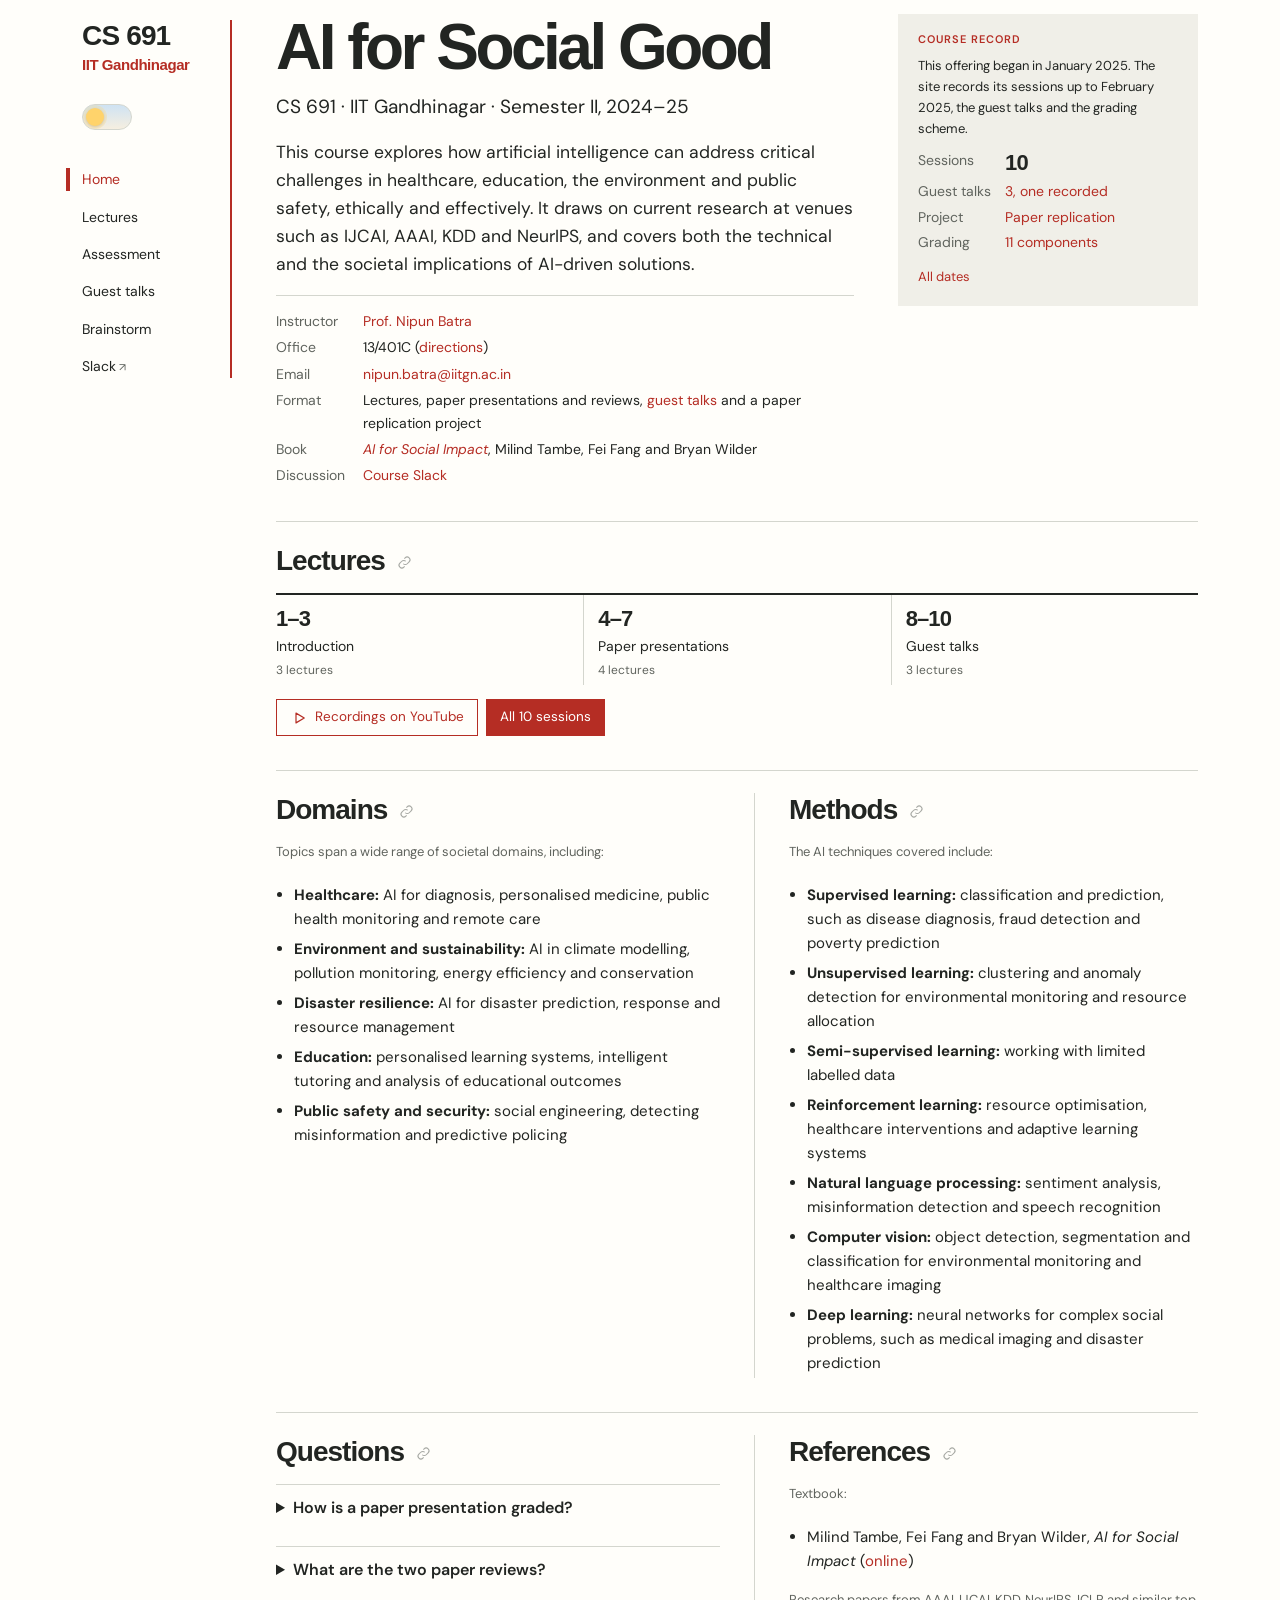
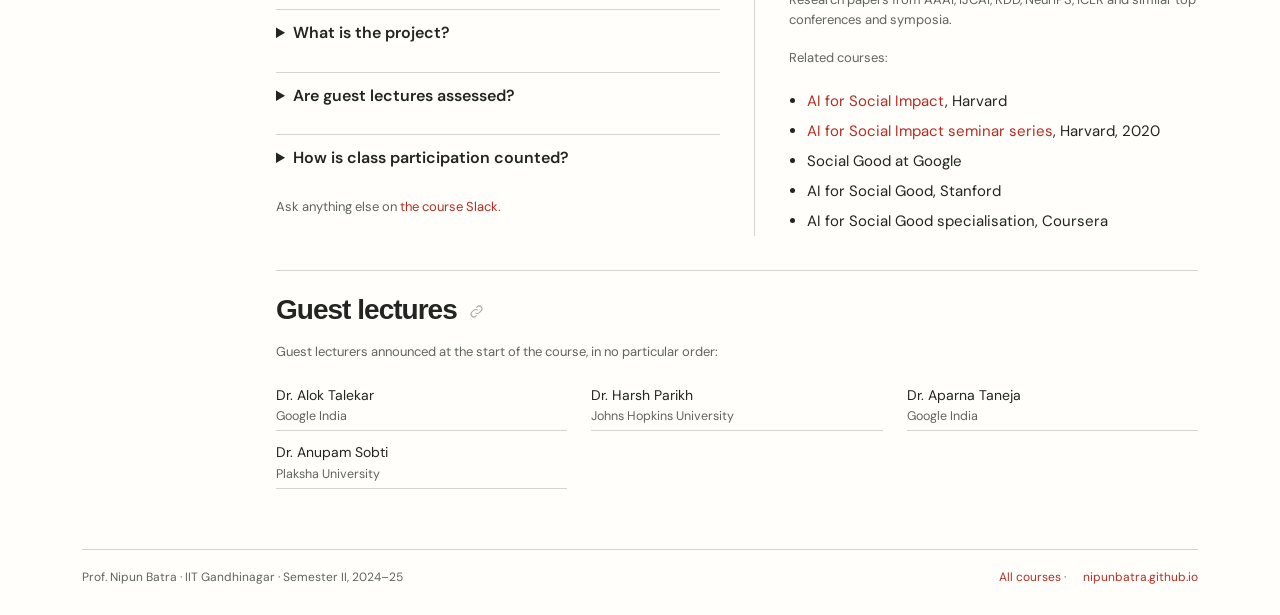
<file: index.html>
<!DOCTYPE html>
<html xmlns="http://www.w3.org/1999/xhtml" lang="en" xml:lang="en"><head>

<meta charset="utf-8">
<meta name="generator" content="quarto-1.10.19">

<meta name="viewport" content="width=device-width, initial-scale=1.0, user-scalable=yes">

<meta name="description" content="AI for Social Good at IIT Gandhinagar, Semester II 2024–25">

<title>CS 691 · AI for Social Good</title>
<style>
/* Default styles provided by pandoc.
** See https://pandoc.org/MANUAL.html#variables-for-html for config info.
*/
span.smallcaps{font-variant: small-caps;}
div.columns{display: flex; gap: 1.5em;}
div.column{flex: auto;}
@media screen {
div.columns{gap: min(4vw, 1.5em);}
div.column{overflow-x: auto;}
}
div.hanging-indent{margin-left: 1.5em; text-indent: -1.5em;}
ul.task-list{list-style: none;}
ul.task-list li input[type="checkbox"] {
  width: 0.8em;
  margin: 0 0.8em 0.2em -1em; /* quarto-specific, see https://github.com/quarto-dev/quarto-cli/issues/4556 */ 
  vertical-align: middle;
}
</style>


<script src="site_libs/quarto-nav/quarto-nav.js"></script>
<link href="./favicon.svg" rel="icon" type="image/svg+xml">
<script src="site_libs/clipboard/clipboard.min.js"></script>
<script src="site_libs/quarto-html/quarto.js" type="module"></script>
<script src="site_libs/quarto-html/tabsets/tabsets.js" type="module"></script>
<script src="site_libs/quarto-html/popper.min.js"></script>
<script src="site_libs/quarto-html/tippy.umd.min.js"></script>
<link href="site_libs/quarto-html/tippy.css" rel="stylesheet">
<link href="site_libs/quarto-html/quarto-syntax-highlighting-bf27225e3a48a9273f3daa8f8e829971.css" rel="stylesheet" id="quarto-text-highlighting-styles">
<script src="site_libs/bootstrap/bootstrap.min.js"></script>
<link href="site_libs/bootstrap/bootstrap-icons.css" rel="stylesheet">
<link href="site_libs/bootstrap/bootstrap-7ec72f452c5d4fd3a48841bf9c27c350.min.css" rel="stylesheet" append-hash="true" id="quarto-bootstrap" data-mode="light">
<script id="quarto-search-options" type="application/json">{
  "language": {
    "search-no-results-text": "No results",
    "search-matching-documents-text": "matching documents",
    "search-copy-link-title": "Copy link to search",
    "search-hide-matches-text": "Hide additional matches",
    "search-more-match-text": "more match in this document",
    "search-more-matches-text": "more matches in this document",
    "search-clear-button-title": "Clear",
    "search-text-placeholder": "",
    "search-detached-cancel-button-title": "Cancel",
    "search-submit-button-title": "Submit",
    "search-label": "Search"
  }
}</script>
<link rel="preconnect" href="https://fonts.googleapis.com">
<link rel="preconnect" href="https://fonts.gstatic.com" crossorigin="">
<link href="https://fonts.googleapis.com/css2?family=DM+Sans:opsz,wght@9..40,400;9..40,500;9..40,600;9..40,700&amp;display=swap" rel="stylesheet">
<script>
// Light and dark: follow the system unless the switch has saved a choice. Runs before the page paints.
(() => {
  const root = document.documentElement, key = 'aisg25-theme';
  const mq = window.matchMedia ? matchMedia('(prefers-color-scheme: dark)') : { matches: false };
  const get = () => { try { return localStorage.getItem(key); } catch { return null; } };
  const set = v => { try { v ? localStorage.setItem(key, v) : localStorage.removeItem(key); } catch {} };
  function apply() {
    const t = get();
    if (t === 'light' || t === 'dark') root.setAttribute('data-theme', t); else root.removeAttribute('data-theme');
    const dark = t === 'light' || t === 'dark' ? t === 'dark' : mq.matches;
    root.setAttribute('data-bs-theme', dark ? 'dark' : 'light');
    document.querySelectorAll('.mode').forEach(b => {
      b.setAttribute('aria-checked', String(dark));
      b.setAttribute('aria-label', dark ? 'Switch to light mode' : 'Switch to dark mode');
      b.title = b.getAttribute('aria-label');
    });
    return dark;
  }
  apply();
  if (mq.addEventListener) mq.addEventListener('change', apply);
  window.addEventListener('storage', e => { if (e.key === key) apply(); });
  document.addEventListener('DOMContentLoaded', () => {
    apply();
    document.querySelectorAll('.mode').forEach(b => b.addEventListener('click', () => {
      const dark = b.getAttribute('aria-checked') !== 'true';
      // A choice that matches the system clears the override, so the site keeps following the system.
      set(dark === mq.matches ? null : (dark ? 'dark' : 'light'));
      apply();
    }));
  });
})();
</script>


</head>

<body class="dl wide fullcontent quarto-light">

<div id="quarto-search-results"></div>
<!-- content -->
<div id="quarto-content" class="quarto-container page-columns page-rows-contents page-layout-article">
<!-- sidebar -->
<!-- margin-sidebar -->
    
<!-- main -->
<main class="content page-columns page-full" id="quarto-document-content"><header id="title-block-header" class="quarto-title-block"></header>
<aside class="rail">
  <a class="code" href="./index.html" data-page="index.html">CS 691</a>
  <span class="inst">IIT Gandhinagar</span>
  <div class="appearance"><button type="button" class="mode" role="switch" aria-checked="false" aria-label="Switch to dark mode"><span class="sky"></span><span class="stars"><b style="left:9px;top:6px"></b><b style="left:15px;top:15px"></b><b style="left:5px;top:17px"></b></span><span class="knob"></span></button></div>
  <nav aria-label="Course">
    <a href="./index.html" data-page="index.html">Home</a>
    <a href="./schedule.html" data-page="schedule.html">Lectures</a>
    <a href="./assessment.html" data-page="assessment.html">Assessment</a>
    <a href="./seminar.html" data-page="seminar.html">Guest talks</a>
    <a href="./brainstorm.html" data-page="brainstorm.html">Brainstorm</a>
    <a class="ext" href="https://join.slack.com/t/aisg25/shared_invite/zt-2x40x4807-FnV~CCni2CzyrV~eXloG_A" target="_blank" rel="noopener noreferrer">Slack</a>
  </nav>
</aside>
<script>document.body.prepend(document.currentScript.previousElementSibling);</script>




<div class="top">
<div class="top-main">
<span hidden=""></span><!-- keeps Quarto from moving the h1 into its own title block -->
<h1 class="h1">AI for Social Good</h1>
<p class="role">CS 691 · IIT Gandhinagar · Semester II, 2024–25</p>
<p class="lede" style="margin-top:18px">This course explores how artificial intelligence can address critical challenges in healthcare, education, the environment and public safety, ethically and effectively. It draws on current research at venues such as IJCAI, AAAI, KDD and NeurIPS, and covers both the technical and the societal implications of AI-driven solutions.</p>
<dl class="facts">
  <dt>Instructor</dt><dd><a href="https://nipunbatra.github.io">Prof. Nipun Batra</a></dd>
  <dt>Office</dt><dd>13/401C (<a href="https://www.youtube.com/shorts/FmCbCkJQN1g">directions</a>)</dd>
  <dt>Email</dt><dd><a href="mailto:nipun.batra@iitgn.ac.in">nipun.batra@iitgn.ac.in</a></dd>
  <dt>Format</dt><dd>Lectures, paper presentations and reviews, <a href="seminar.html">guest talks</a> and a paper replication project</dd>
  <dt>Book</dt><dd><a href="https://ai4sibook.org"><i>AI for Social Impact</i></a>, Milind Tambe, Fei Fang and Bryan Wilder</dd>
  <dt>Discussion</dt><dd><a href="https://join.slack.com/t/aisg25/shared_invite/zt-2x40x4807-FnV~CCni2CzyrV~eXloG_A">Course Slack</a></dd>
</dl>
</div>
<div class="next" aria-labelledby="record-h">
<span class="label" id="record-h">Course record</span>
<p class="small" style="margin:0 0 12px">This offering began in January 2025. The site records its sessions up to February 2025, the guest talks and the grading scheme.</p>
<dl>
  <dt>Sessions</dt><dd><span class="stat">10</span></dd>
  <dt>Guest talks</dt><dd><a href="seminar.html">3, one recorded</a></dd>
  <dt>Project</dt><dd><a href="assessment.html#project">Paper replication</a></dd>
  <dt>Grading</dt><dd><a href="assessment.html#grading">11 components</a></dd>
</dl>
<p class="all"><a href="assessment.html#dates">All dates</a></p>
</div>
</div>
<section class="rule-top" id="lectures"><h2>Lectures</h2>
<ul class="modules c3">
  <li><span class="r">1–3</span><a href="schedule.html#introduction">Introduction</a><span class="c">3 lectures</span></li>
  <li><span class="r">4–7</span><a href="schedule.html#paper-presentations">Paper presentations</a><span class="c">4 lectures</span></li>
  <li><span class="r">8–10</span><a href="schedule.html#guest-talks">Guest talks</a><span class="c">3 lectures</span></li>
</ul>
<div class="playlists">
  <a class="btn ib" href="https://www.youtube.com/@SustainabilityLab-SL" target="_blank" rel="noopener noreferrer"><svg class="ic ic-recording" viewbox="0 0 24 24" aria-hidden="true"><path d="M8 5.5v13l11-6.5z"></path></svg>Recordings on YouTube</a>
  <a class="btn solid" href="schedule.html">All 10 sessions</a>
</div>
</section>

<div class="two rule-top" id="topics">
<section id="domains"><h2>Domains</h2>
<p class="small muted">Topics span a wide range of societal domains, including:</p>
<ul class="refs">
  <li><b>Healthcare:</b> AI for diagnosis, personalised medicine, public health monitoring and remote care</li>
  <li><b>Environment and sustainability:</b> AI in climate modelling, pollution monitoring, energy efficiency and conservation</li>
  <li><b>Disaster resilience:</b> AI for disaster prediction, response and resource management</li>
  <li><b>Education:</b> personalised learning systems, intelligent tutoring and analysis of educational outcomes</li>
  <li><b>Public safety and security:</b> social engineering, detecting misinformation and predictive policing</li>
</ul>
</section>
<section id="methods"><h2>Methods</h2>
<p class="small muted">The AI techniques covered include:</p>
<ul class="refs">
  <li><b>Supervised learning:</b> classification and prediction, such as disease diagnosis, fraud detection and poverty prediction</li>
  <li><b>Unsupervised learning:</b> clustering and anomaly detection for environmental monitoring and resource allocation</li>
  <li><b>Semi-supervised learning:</b> working with limited labelled data</li>
  <li><b>Reinforcement learning:</b> resource optimisation, healthcare interventions and adaptive learning systems</li>
  <li><b>Natural language processing:</b> sentiment analysis, misinformation detection and speech recognition</li>
  <li><b>Computer vision:</b> object detection, segmentation and classification for environmental monitoring and healthcare imaging</li>
  <li><b>Deep learning:</b> neural networks for complex social problems, such as medical imaging and disaster prediction</li>
</ul>
</section>
</div>

<div class="two rule-top">
<section id="faq"><h2>Questions</h2>
<details class="q" id="presentation"><summary>How is a paper presentation graded?</summary><p>Each student gives a 20-minute presentation of a paper, graded by the instructor and by peers out of 10 marks: presentation quality (3), Q&amp;A (1), reasons to accept (2), reasons to reject (2) and explaining the approach (2). See <a href="assessment.html#presentation">Paper presentation</a>.</p></details>
<details class="q" id="reviews"><summary>What are the two paper reviews?</summary><p>Review 1 (5 marks) is done in class and looks at the abstract, the introduction and fatal flaws. Review 2 (15 marks) is done at home on a review platform: everything in Review 1 plus a full AI paper review covering risks, ethics and datasets, informed by existing OpenReview reviews.</p></details>
<details class="q" id="project"><summary>What is the project?</summary><p>Groups replicate a NeurIPS-like paper in a social good setting, for 35 marks over three evaluations: a proposal with a Gantt chart, a mid-project progress update and a final presentation. See <a href="assessment.html#project">Paper replication project</a>.</p></details>
<details class="q" id="guest-lectures"><summary>Are guest lectures assessed?</summary><p>Yes. An in-class quiz on the guest lectures is worth 5 marks. The talks are listed on the <a href="seminar.html">Guest talks</a> page.</p></details>
<details class="q" id="participation"><summary>How is class participation counted?</summary><p>One mark for each active class participation, up to 5 marks. Attendance is a separate 5 marks.</p></details>
<p class="small muted" style="margin-top:12px">Ask anything else on <a href="https://join.slack.com/t/aisg25/shared_invite/zt-2x40x4807-FnV~CCni2CzyrV~eXloG_A">the course Slack</a>.</p>
</section>
<section id="references"><h2>References</h2>
<p class="small muted">Textbook:</p>
<ul class="refs">
  <li>Milind Tambe, Fei Fang and Bryan Wilder, <i>AI for Social Impact</i> (<a href="https://ai4sibook.org">online</a>)</li>
</ul>
<p class="small muted" style="margin-top:14px">Research papers from AAAI, IJCAI, KDD, NeurIPS, ICLR and similar top conferences and symposia.</p>
<p class="small muted" style="margin-top:14px">Related courses:</p>
<ul class="refs">
  <li><a href="https://cs288.hsites.harvard.edu/">AI for Social Impact</a>, Harvard</li>
  <li><a href="https://crcs.seas.harvard.edu/ai-social-impact-fall-2020">AI for Social Impact seminar series</a>, Harvard, 2020</li>
  <li>Social Good at Google</li>
  <li>AI for Social Good, Stanford</li>
  <li>AI for Social Good specialisation, Coursera</li>
</ul>
</section>
</div>

<section class="rule-top" id="people"><h2>Guest lectures</h2>
<p class="small muted">Guest lecturers announced at the start of the course, in no particular order:</p>
<ul class="people">
  <li>Dr. Alok Talekar<span class="muted">Google India</span></li>
  <li>Dr. Harsh Parikh<span class="muted">Johns Hopkins University</span></li>
  <li>Dr. Aparna Taneja<span class="muted">Google India</span></li>
  <li>Dr. Anupam Sobti<span class="muted">Plaksha University</span></li>
</ul>
</section>



</main> <!-- /main -->
<footer class="foot">
  <span>Prof. Nipun Batra · IIT Gandhinagar · Semester II, 2024–25</span>
  <span><a href="https://nipunbatra.github.io/teaching.html">All courses</a> · <a href="https://nipunbatra.github.io">nipunbatra.github.io</a></span>
</footer>
<script>document.body.append(document.currentScript.previousElementSibling);</script>
<script>
(() => {
  // Mark the current page in the rail. Quarto writes the rail links relative to this page.
  const home = document.querySelector('.rail a.code');
  const root = home ? new URL(home.getAttribute('href'), location.href).pathname.replace(/[^/]*$/, '') : '/';
  let rel = location.pathname.startsWith(root) ? location.pathname.slice(root.length) : '';
  if (rel === '' || rel.endsWith('/')) rel += 'index.html';
  else if (!/\.[a-z]+$/i.test(rel)) rel += '.html';
  // A data-page ending in "/" marks a whole folder (for example Assignments/).
  document.querySelectorAll('.rail nav a[data-page]').forEach(a => {
    const p = a.dataset.page;
    if (p.endsWith('/') ? rel.startsWith(p) : rel === p) a.setAttribute('aria-current', 'page');
  });

  // Copy-link buttons on section headings, lectures and assignment questions.
  const LINK = '<svg viewBox="0 0 24 24" aria-hidden="true"><path d="M10 14a4.5 4.5 0 0 0 6.4 0l3-3a4.5 4.5 0 0 0-6.4-6.4l-1.2 1.2"/><path d="M14 10a4.5 4.5 0 0 0-6.4 0l-3 3a4.5 4.5 0 0 0 6.4 6.4l1.2-1.2"/></svg>';
  document.querySelectorAll('main.content :is(h2, h3, h4)').forEach(h => {
    if (h.closest('.next, .quarto-title-block, .callout, details') || h.querySelector('.anchor')) return;
    const row = h.closest('tr[id]');
    const sec = h.parentElement.tagName === 'SECTION' ? h.parentElement : h.closest('.mod');
    const target = row || (sec && sec.id ? sec : null) || (h.id ? h : null);
    if (!target) return;
    const id = target.id;
    const b = document.createElement('button');
    b.type = 'button';
    b.className = 'anchor';
    b.title = 'Copy link';
    b.setAttribute('aria-label', 'Copy link to ' + (row ? 'lecture ' + id.replace('lecture-', '') : h.textContent.trim()));
    b.innerHTML = LINK + '<span class="done">Copied</span>';
    b.addEventListener('click', () => {
      const url = location.origin + location.pathname + '#' + id;
      history.replaceState(null, '', '#' + id);
      const done = () => { b.classList.add('copied'); setTimeout(() => b.classList.remove('copied'), 1600); };
      if (navigator.clipboard) navigator.clipboard.writeText(url).then(done, () => {});
    });
    h.append(b);
  });

  // Contain wide tables in assignments and policies.
  document.querySelectorAll('main.content table:not(.lt):not(.t)').forEach(table => {
    if (table.parentElement.classList.contains('course-table-scroll')) return;
    const wrapper = document.createElement('div');
    wrapper.className = 'course-table-scroll';
    wrapper.setAttribute('role', 'region');
    wrapper.setAttribute('aria-label', 'Scrollable table');
    wrapper.tabIndex = 0;
    table.before(wrapper);
    wrapper.append(table);
    if (table.rows[0]?.cells.length <= 2) table.classList.add('course-table-compact');
  });

  // Dates: read the table in _dates.qmd ("08 Oct 26" or "08 Oct 26, 6:30 pm", IST), grey out the past,
  // draw a Today line on Assessment and list what is coming up on Home.
  const MONTHS = { Jan: 0, Feb: 1, Mar: 2, Apr: 3, May: 4, Jun: 5, Jul: 6, Aug: 7, Sep: 8, Oct: 9, Nov: 10, Dec: 11 };
  const IST = 330 * 60000, DAY = 864e5;
  const istDay = t => Math.floor((t + IST) / DAY);
  const now = Date.now(), today = istDay(now);
  const START = Date.UTC(2024, 11, 30) / DAY; // Monday of the first teaching week
  function parse(text) {
    const m = text.match(/(\d{1,2}) ([A-Z][a-z]{2}) (\d{2})(?:,\s*(\d{1,2}):(\d{2})\s*(am|pm))?/i);
    if (!m) return null;
    const [, d, mon, y, hh, mm, ap] = m;
    const day = Date.UTC(2000 + +y, MONTHS[mon], +d) / DAY;
    let end;
    if (hh) end = Date.UTC(2000 + +y, MONTHS[mon], +d, (+hh % 12) + (ap.toLowerCase() === 'pm' ? 12 : 0), +mm) - IST;
    else end = (day + 1) * DAY - IST - 1;
    return { day, end, time: hh ? `${hh}:${mm} ${ap}` : '' };
  }
  const fmt = (day, opts) => new Date(day * DAY).toLocaleDateString('en-GB', Object.assign({ timeZone: 'UTC' }, opts));
  document.querySelectorAll('.dates table').forEach(table => {
    table.classList.add('t');
    const rows = [...table.tBodies[0].rows].map(tr => ({ tr, when: parse(tr.cells[0].textContent) })).filter(r => r.when);
    const box = table.closest('.next');
    if (box) {
      // Home: the next four dates, grouped by day.
      const groups = [];
      rows.filter(r => r.when.end >= now).forEach(r => {
        const g = groups.find(x => x.day === r.when.day);
        if (g) g.rows.push(r); else groups.push({ day: r.when.day, time: r.when.time, rows: [r] });
      });
      const ol = document.createElement('ol');
      groups.slice(0, 4).forEach(g => {
        const left = g.day - today;
        const li = document.createElement('li');
        if (left <= 3) li.className = 'hot';
        const rel = left === 0 ? 'today' : left === 1 ? 'tomorrow' : `in ${left} days`;
        li.innerHTML = `<span class="d">${fmt(g.day, { day: '2-digit', month: 'short' })}<small>${fmt(g.day, { weekday: 'short' })}${g.time ? ' ' + g.time : ''}<br>${rel}</small></span><span></span>`;
        g.rows.forEach((r, i) => {
          if (i) li.lastChild.append(document.createElement('br'));
          const cell = r.tr.cells[1].cloneNode(true);
          li.lastChild.append(...cell.childNodes);
        });
        ol.append(li);
      });
      if (!groups.length) ol.innerHTML = '<li><span></span><span>No more dates this semester.</span></li>';
      table.closest('.dates').replaceWith(ol);
      return;
    }
    // Assessment: grey out the past, mark this week, and draw the Today line.
    let placed = false;
    rows.forEach(({ tr, when }) => {
      const past = when.end < now;
      tr.classList.toggle('past', past);
      const tag = document.createElement('td');
      tag.className = 'tag';
      if (!past && when.day - today <= 7) tag.innerHTML = '<span class="pill now">This week</span>';
      tr.append(tag);
      if (!past && !placed) {
        placed = true;
        const t = document.createElement('tr');
        t.className = 'today';
        const week = Math.floor((today - START) / 7) + 1;
        t.innerHTML = `<td>Today, ${fmt(today, { day: '2-digit', month: 'short' })}</td><td colspan="2">${week >= 1 && week <= 17 ? 'Week ' + week : ''}</td>`;
        tr.before(t);
      }
    });
    const head = table.tHead?.rows[0];
    if (head) head.append(document.createElement('th'));
  });
})();
</script>
<script id="quarto-html-after-body" type="application/javascript">
  window.document.addEventListener("DOMContentLoaded", function (event) {
    const isCodeAnnotation = (el) => {
      for (const clz of el.classList) {
        if (clz.startsWith('code-annotation-')) {                     
          return true;
        }
      }
      return false;
    }
    const onCopySuccess = function(e) {
      // button target
      const button = e.trigger;
      // don't keep focus
      button.blur();
      // flash "checked"
      button.classList.add('code-copy-button-checked');
      var currentTitle = button.getAttribute("title");
      button.setAttribute("title", "Copied!");
      let tooltip;
      if (window.bootstrap) {
        button.setAttribute("data-bs-toggle", "tooltip");
        button.setAttribute("data-bs-placement", "left");
        button.setAttribute("data-bs-title", "Copied!");
        tooltip = new bootstrap.Tooltip(button, 
          { trigger: "manual", 
            customClass: "code-copy-button-tooltip",
            offset: [0, -8]});
        tooltip.show();    
      }
      setTimeout(function() {
        if (tooltip) {
          tooltip.hide();
          button.removeAttribute("data-bs-title");
          button.removeAttribute("data-bs-toggle");
          button.removeAttribute("data-bs-placement");
        }
        button.setAttribute("title", currentTitle);
        button.classList.remove('code-copy-button-checked');
      }, 1000);
      // clear code selection
      e.clearSelection();
    }
    const getTextToCopy = function(trigger) {
      const outerScaffold = trigger.parentElement.cloneNode(true);
      const codeEl = outerScaffold.querySelector('code');
      for (const childEl of codeEl.children) {
        if (isCodeAnnotation(childEl)) {
          childEl.remove();
        }
      }
      return codeEl.innerText;
    }
    const clipboard = new window.ClipboardJS('.code-copy-button:not([data-in-quarto-modal])', {
      text: getTextToCopy
    });
    clipboard.on('success', onCopySuccess);
    if (window.document.getElementById('quarto-embedded-source-code-modal')) {
      const clipboardModal = new window.ClipboardJS('.code-copy-button[data-in-quarto-modal]', {
        text: getTextToCopy,
        container: window.document.getElementById('quarto-embedded-source-code-modal')
      });
      clipboardModal.on('success', onCopySuccess);
    }
      var localhostRegex = new RegExp(/^(?:http|https):\/\/localhost\:?[0-9]*\//);
      var mailtoRegex = new RegExp(/^mailto:/);
        var filterRegex = new RegExp("https:\/\/nipunbatra\.github\.io\/aisg25\/");
      var isInternal = (href) => {
          return filterRegex.test(href) || localhostRegex.test(href) || mailtoRegex.test(href);
      }
      // Inspect non-navigation links and adorn them if external
     var links = window.document.querySelectorAll('a[href]:not(.nav-link):not(.navbar-brand):not(.toc-action):not(.sidebar-link):not(.sidebar-item-toggle):not(.pagination-link):not(.no-external):not([aria-hidden]):not(.dropdown-item):not(.quarto-navigation-tool):not(.about-link)');
      for (var i=0; i<links.length; i++) {
        const link = links[i];
        if (!isInternal(link.href)) {
          // undo the damage that might have been done by quarto-nav.js in the case of
          // links that we want to consider external
          if (link.dataset.originalHref !== undefined) {
            link.href = link.dataset.originalHref;
          }
            // target, if specified
            link.setAttribute("target", "_blank");
            if (link.getAttribute("rel") === null) {
              link.setAttribute("rel", "noopener");
            }
        }
      }
    function tippyHover(el, contentFn, onTriggerFn, onUntriggerFn) {
      const config = {
        allowHTML: true,
        maxWidth: 500,
        delay: 100,
        arrow: false,
        appendTo: function(el) {
            return el.parentElement;
        },
        interactive: true,
        interactiveBorder: 10,
        theme: 'quarto',
        placement: 'bottom-start',
      };
      if (contentFn) {
        config.content = contentFn;
      }
      if (onTriggerFn) {
        config.onTrigger = onTriggerFn;
      }
      if (onUntriggerFn) {
        config.onUntrigger = onUntriggerFn;
      }
      window.tippy(el, config); 
    }
    const noterefs = window.document.querySelectorAll('a[role="doc-noteref"]');
    for (var i=0; i<noterefs.length; i++) {
      const ref = noterefs[i];
      tippyHover(ref, function() {
        // use id or data attribute instead here
        let href = ref.getAttribute('data-footnote-href') || ref.getAttribute('href');
        try { href = new URL(href).hash; } catch {}
        const id = href.replace(/^#\/?/, "");
        const note = window.document.getElementById(id);
        if (note) {
          return note.innerHTML;
        } else {
          return "";
        }
      });
    }
    const xrefs = window.document.querySelectorAll('a.quarto-xref');
    const processXRef = (id, note) => {
      // Strip column container classes
      const stripColumnClz = (el) => {
        el.classList.remove("page-full", "page-columns");
        if (el.children) {
          for (const child of el.children) {
            stripColumnClz(child);
          }
        }
      }
      stripColumnClz(note)
      if (id === null || id.startsWith('sec-')) {
        // Special case sections, only their first couple elements
        const container = document.createElement("div");
        if (note.children && note.children.length > 2) {
          container.appendChild(note.children[0].cloneNode(true));
          for (let i = 1; i < note.children.length; i++) {
            const child = note.children[i];
            if (child.tagName === "P" && child.innerText === "") {
              continue;
            } else {
              container.appendChild(child.cloneNode(true));
              break;
            }
          }
          if (window.Quarto?.typesetMath) {
            window.Quarto.typesetMath(container);
          }
          return container.innerHTML
        } else {
          if (window.Quarto?.typesetMath) {
            window.Quarto.typesetMath(note);
          }
          return note.innerHTML;
        }
      } else {
        // Remove any anchor links if they are present
        const anchorLink = note.querySelector('a.anchorjs-link');
        if (anchorLink) {
          anchorLink.remove();
        }
        if (window.Quarto?.typesetMath) {
          window.Quarto.typesetMath(note);
        }
        if (note.classList.contains("callout")) {
          return note.outerHTML;
        } else {
          return note.innerHTML;
        }
      }
    }
    for (var i=0; i<xrefs.length; i++) {
      const xref = xrefs[i];
      tippyHover(xref, undefined, function(instance) {
        instance.disable();
        let url = xref.getAttribute('href');
        let hash = undefined; 
        if (url.startsWith('#')) {
          hash = url;
        } else {
          try { hash = new URL(url).hash; } catch {}
        }
        if (hash) {
          const id = hash.replace(/^#\/?/, "");
          const note = window.document.getElementById(id);
          if (note !== null) {
            try {
              const html = processXRef(id, note.cloneNode(true));
              instance.setContent(html);
            } finally {
              instance.enable();
              instance.show();
            }
          } else {
            // See if we can fetch this
            fetch(url.split('#')[0])
            .then(res => res.text())
            .then(html => {
              const parser = new DOMParser();
              const htmlDoc = parser.parseFromString(html, "text/html");
              const note = htmlDoc.getElementById(id);
              if (note !== null) {
                const html = processXRef(id, note);
                instance.setContent(html);
              } 
            }).finally(() => {
              instance.enable();
              instance.show();
            });
          }
        } else {
          // See if we can fetch a full url (with no hash to target)
          // This is a special case and we should probably do some content thinning / targeting
          fetch(url)
          .then(res => res.text())
          .then(html => {
            const parser = new DOMParser();
            const htmlDoc = parser.parseFromString(html, "text/html");
            const note = htmlDoc.querySelector('main.content');
            if (note !== null) {
              // This should only happen for chapter cross references
              // (since there is no id in the URL)
              // remove the first header
              if (note.children.length > 0 && note.children[0].tagName === "HEADER") {
                note.children[0].remove();
              }
              const html = processXRef(null, note);
              instance.setContent(html);
            } 
          }).finally(() => {
            instance.enable();
            instance.show();
          });
        }
      }, function(instance) {
      });
    }
        let selectedAnnoteEl;
        const selectorForAnnotation = ( cell, annotation) => {
          let cellAttr = 'data-code-cell="' + cell + '"';
          let lineAttr = 'data-code-annotation="' +  annotation + '"';
          const selector = 'span[' + cellAttr + '][' + lineAttr + ']';
          return selector;
        }
        const selectCodeLines = (annoteEl) => {
          const doc = window.document;
          const targetCell = annoteEl.getAttribute("data-target-cell");
          const targetAnnotation = annoteEl.getAttribute("data-target-annotation");
          const annoteSpan = window.document.querySelector(selectorForAnnotation(targetCell, targetAnnotation));
          const lines = annoteSpan.getAttribute("data-code-lines").split(",");
          const lineIds = lines.map((line) => {
            return targetCell + "-" + line;
          })
          let top = null;
          let height = null;
          let parent = null;
          if (lineIds.length > 0) {
              //compute the position of the single el (top and bottom and make a div)
              const el = window.document.getElementById(lineIds[0]);
              top = el.offsetTop;
              height = el.offsetHeight;
              parent = el.parentElement.parentElement;
            if (lineIds.length > 1) {
              const lastEl = window.document.getElementById(lineIds[lineIds.length - 1]);
              const bottom = lastEl.offsetTop + lastEl.offsetHeight;
              height = bottom - top;
            }
            if (top !== null && height !== null && parent !== null) {
              // cook up a div (if necessary) and position it 
              let div = window.document.getElementById("code-annotation-line-highlight");
              if (div === null) {
                div = window.document.createElement("div");
                div.setAttribute("id", "code-annotation-line-highlight");
                div.style.position = 'absolute';
                parent.appendChild(div);
              }
              div.style.top = top - 2 + "px";
              div.style.height = height + 4 + "px";
              div.style.left = 0;
              let gutterDiv = window.document.getElementById("code-annotation-line-highlight-gutter");
              if (gutterDiv === null) {
                gutterDiv = window.document.createElement("div");
                gutterDiv.setAttribute("id", "code-annotation-line-highlight-gutter");
                gutterDiv.style.position = 'absolute';
                const codeCell = window.document.getElementById(targetCell);
                const gutter = codeCell.querySelector('.code-annotation-gutter');
                gutter.appendChild(gutterDiv);
              }
              gutterDiv.style.top = top - 2 + "px";
              gutterDiv.style.height = height + 4 + "px";
            }
            selectedAnnoteEl = annoteEl;
          }
        };
        const unselectCodeLines = () => {
          const elementsIds = ["code-annotation-line-highlight", "code-annotation-line-highlight-gutter"];
          elementsIds.forEach((elId) => {
            const div = window.document.getElementById(elId);
            if (div) {
              div.remove();
            }
          });
          selectedAnnoteEl = undefined;
        };
          // Handle positioning of the toggle
      window.addEventListener(
        "resize",
        throttle(() => {
          elRect = undefined;
          if (selectedAnnoteEl) {
            selectCodeLines(selectedAnnoteEl);
          }
        }, 10)
      );
      function throttle(fn, ms) {
      let throttle = false;
      let timer;
        return (...args) => {
          if(!throttle) { // first call gets through
              fn.apply(this, args);
              throttle = true;
          } else { // all the others get throttled
              if(timer) clearTimeout(timer); // cancel #2
              timer = setTimeout(() => {
                fn.apply(this, args);
                timer = throttle = false;
              }, ms);
          }
        };
      }
        // Attach click handler to the DT
        const annoteDls = window.document.querySelectorAll('dt[data-target-cell]');
        for (const annoteDlNode of annoteDls) {
          annoteDlNode.addEventListener('click', (event) => {
            const clickedEl = event.target;
            if (clickedEl !== selectedAnnoteEl) {
              unselectCodeLines();
              const activeEl = window.document.querySelector('dt[data-target-cell].code-annotation-active');
              if (activeEl) {
                activeEl.classList.remove('code-annotation-active');
              }
              selectCodeLines(clickedEl);
              clickedEl.classList.add('code-annotation-active');
            } else {
              // Unselect the line
              unselectCodeLines();
              clickedEl.classList.remove('code-annotation-active');
            }
          });
        }
    const findCites = (el) => {
      const parentEl = el.parentElement;
      if (parentEl) {
        const cites = parentEl.dataset.cites;
        if (cites) {
          return {
            el,
            cites: cites.split(' ')
          };
        } else {
          return findCites(el.parentElement)
        }
      } else {
        return undefined;
      }
    };
    var bibliorefs = window.document.querySelectorAll('a[role="doc-biblioref"]');
    for (var i=0; i<bibliorefs.length; i++) {
      const ref = bibliorefs[i];
      const citeInfo = findCites(ref);
      if (citeInfo) {
        tippyHover(citeInfo.el, function() {
          var popup = window.document.createElement('div');
          citeInfo.cites.forEach(function(cite) {
            var citeDiv = window.document.createElement('div');
            citeDiv.classList.add('hanging-indent');
            citeDiv.classList.add('csl-entry');
            var biblioDiv = window.document.getElementById('ref-' + cite);
            if (biblioDiv) {
              citeDiv.innerHTML = biblioDiv.innerHTML;
            }
            popup.appendChild(citeDiv);
          });
          return popup.innerHTML;
        });
      }
    }
  });
  </script>
</div> <!-- /content -->




</body></html>
</file>
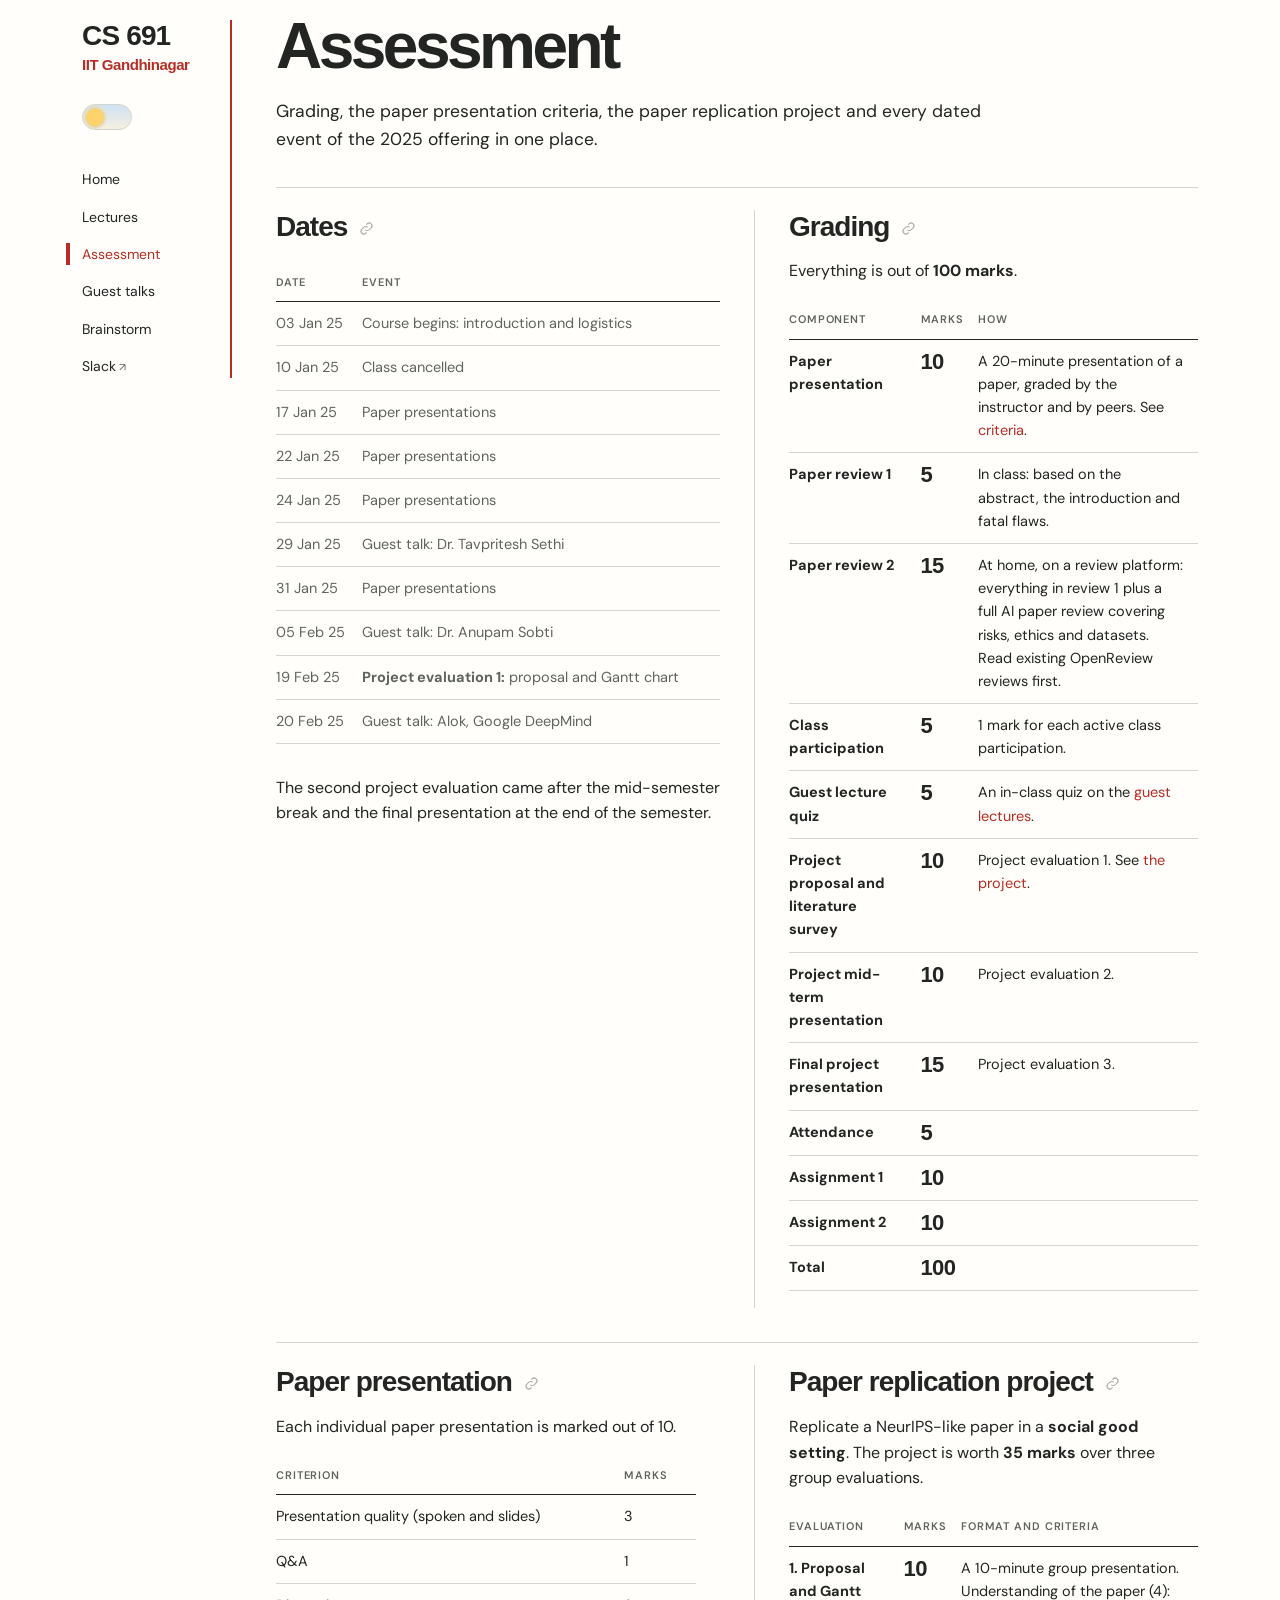
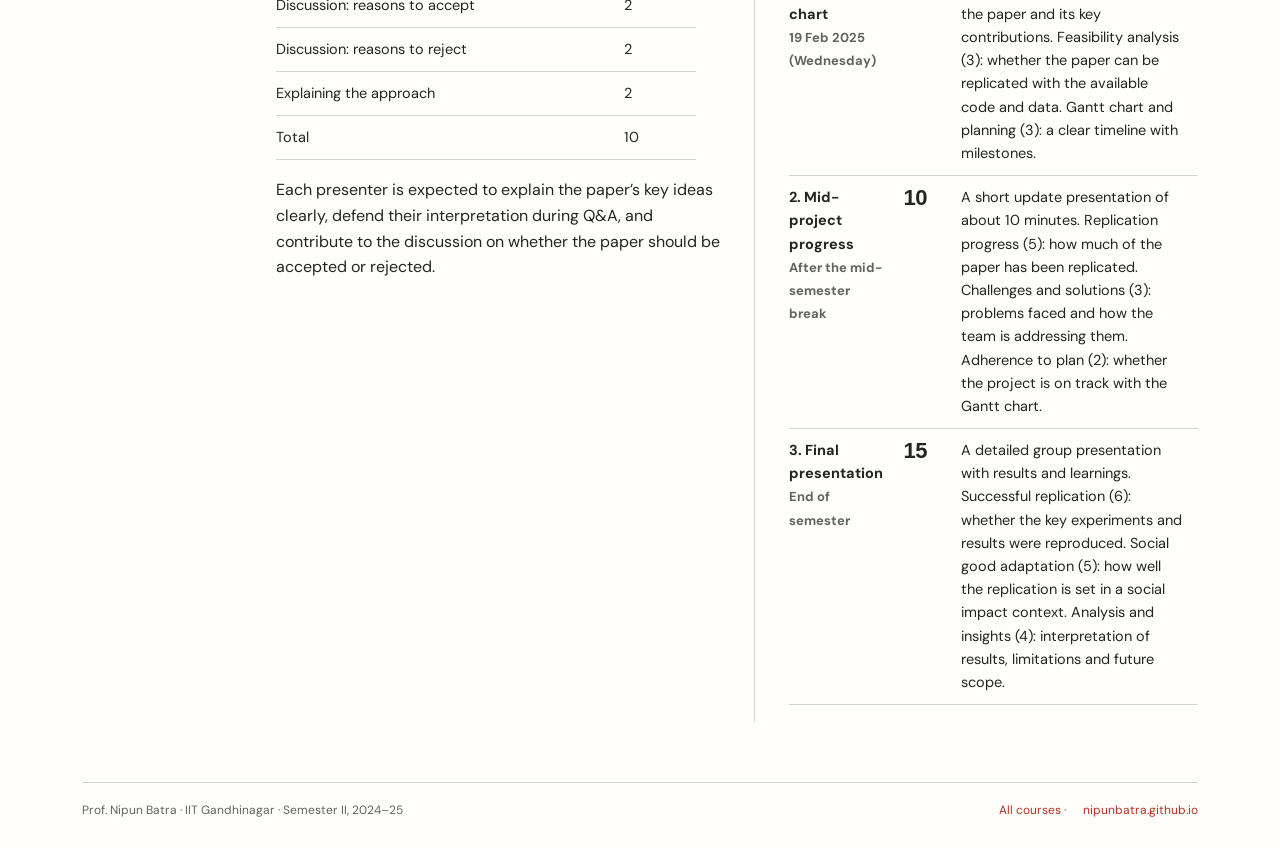
<file: assessment.html>
<!DOCTYPE html>
<html xmlns="http://www.w3.org/1999/xhtml" lang="en" xml:lang="en"><head>

<meta charset="utf-8">
<meta name="generator" content="quarto-1.10.19">

<meta name="viewport" content="width=device-width, initial-scale=1.0, user-scalable=yes">


<title>Assessment – CS 691 · AI for Social Good</title>
<style>
/* Default styles provided by pandoc.
** See https://pandoc.org/MANUAL.html#variables-for-html for config info.
*/
span.smallcaps{font-variant: small-caps;}
div.columns{display: flex; gap: 1.5em;}
div.column{flex: auto;}
@media screen {
div.columns{gap: min(4vw, 1.5em);}
div.column{overflow-x: auto;}
}
div.hanging-indent{margin-left: 1.5em; text-indent: -1.5em;}
ul.task-list{list-style: none;}
ul.task-list li input[type="checkbox"] {
  width: 0.8em;
  margin: 0 0.8em 0.2em -1em; /* quarto-specific, see https://github.com/quarto-dev/quarto-cli/issues/4556 */ 
  vertical-align: middle;
}
</style>


<script src="site_libs/quarto-nav/quarto-nav.js"></script>
<link href="./favicon.svg" rel="icon" type="image/svg+xml">
<script src="site_libs/clipboard/clipboard.min.js"></script>
<script src="site_libs/quarto-html/quarto.js" type="module"></script>
<script src="site_libs/quarto-html/tabsets/tabsets.js" type="module"></script>
<script src="site_libs/quarto-html/popper.min.js"></script>
<script src="site_libs/quarto-html/tippy.umd.min.js"></script>
<link href="site_libs/quarto-html/tippy.css" rel="stylesheet">
<link href="site_libs/quarto-html/quarto-syntax-highlighting-bf27225e3a48a9273f3daa8f8e829971.css" rel="stylesheet" id="quarto-text-highlighting-styles">
<script src="site_libs/bootstrap/bootstrap.min.js"></script>
<link href="site_libs/bootstrap/bootstrap-icons.css" rel="stylesheet">
<link href="site_libs/bootstrap/bootstrap-7ec72f452c5d4fd3a48841bf9c27c350.min.css" rel="stylesheet" append-hash="true" id="quarto-bootstrap" data-mode="light">
<script id="quarto-search-options" type="application/json">{
  "language": {
    "search-no-results-text": "No results",
    "search-matching-documents-text": "matching documents",
    "search-copy-link-title": "Copy link to search",
    "search-hide-matches-text": "Hide additional matches",
    "search-more-match-text": "more match in this document",
    "search-more-matches-text": "more matches in this document",
    "search-clear-button-title": "Clear",
    "search-text-placeholder": "",
    "search-detached-cancel-button-title": "Cancel",
    "search-submit-button-title": "Submit",
    "search-label": "Search"
  }
}</script>
<link rel="preconnect" href="https://fonts.googleapis.com">
<link rel="preconnect" href="https://fonts.gstatic.com" crossorigin="">
<link href="https://fonts.googleapis.com/css2?family=DM+Sans:opsz,wght@9..40,400;9..40,500;9..40,600;9..40,700&amp;display=swap" rel="stylesheet">
<script>
// Light and dark: follow the system unless the switch has saved a choice. Runs before the page paints.
(() => {
  const root = document.documentElement, key = 'aisg25-theme';
  const mq = window.matchMedia ? matchMedia('(prefers-color-scheme: dark)') : { matches: false };
  const get = () => { try { return localStorage.getItem(key); } catch { return null; } };
  const set = v => { try { v ? localStorage.setItem(key, v) : localStorage.removeItem(key); } catch {} };
  function apply() {
    const t = get();
    if (t === 'light' || t === 'dark') root.setAttribute('data-theme', t); else root.removeAttribute('data-theme');
    const dark = t === 'light' || t === 'dark' ? t === 'dark' : mq.matches;
    root.setAttribute('data-bs-theme', dark ? 'dark' : 'light');
    document.querySelectorAll('.mode').forEach(b => {
      b.setAttribute('aria-checked', String(dark));
      b.setAttribute('aria-label', dark ? 'Switch to light mode' : 'Switch to dark mode');
      b.title = b.getAttribute('aria-label');
    });
    return dark;
  }
  apply();
  if (mq.addEventListener) mq.addEventListener('change', apply);
  window.addEventListener('storage', e => { if (e.key === key) apply(); });
  document.addEventListener('DOMContentLoaded', () => {
    apply();
    document.querySelectorAll('.mode').forEach(b => b.addEventListener('click', () => {
      const dark = b.getAttribute('aria-checked') !== 'true';
      // A choice that matches the system clears the override, so the site keeps following the system.
      set(dark === mq.matches ? null : (dark ? 'dark' : 'light'));
      apply();
    }));
  });
})();
</script>


</head>

<body class="dl wide fullcontent quarto-light">

<div id="quarto-search-results"></div>
<!-- content -->
<div id="quarto-content" class="quarto-container page-columns page-rows-contents page-layout-article">
<!-- sidebar -->
<!-- margin-sidebar -->
    
<!-- main -->
<main class="content page-columns page-full" id="quarto-document-content">
<aside class="rail">
  <a class="code" href="./index.html" data-page="index.html">CS 691</a>
  <span class="inst">IIT Gandhinagar</span>
  <div class="appearance"><button type="button" class="mode" role="switch" aria-checked="false" aria-label="Switch to dark mode"><span class="sky"></span><span class="stars"><b style="left:9px;top:6px"></b><b style="left:15px;top:15px"></b><b style="left:5px;top:17px"></b></span><span class="knob"></span></button></div>
  <nav aria-label="Course">
    <a href="./index.html" data-page="index.html">Home</a>
    <a href="./schedule.html" data-page="schedule.html">Lectures</a>
    <a href="./assessment.html" data-page="assessment.html">Assessment</a>
    <a href="./seminar.html" data-page="seminar.html">Guest talks</a>
    <a href="./brainstorm.html" data-page="brainstorm.html">Brainstorm</a>
    <a class="ext" href="https://join.slack.com/t/aisg25/shared_invite/zt-2x40x4807-FnV~CCni2CzyrV~eXloG_A" target="_blank" rel="noopener noreferrer">Slack</a>
  </nav>
</aside>
<script>document.body.prepend(document.currentScript.previousElementSibling);</script>

<header id="title-block-header" class="quarto-title-block default">
<div class="quarto-title">
<h1 class="title">Assessment</h1>
</div>



<div class="quarto-title-meta">

    
  
    
  </div>
  


</header>


<p class="lede">Grading, the paper presentation criteria, the paper replication project and every dated event of the 2025 offering in one place.</p>
<div class="two rule-top">
<section id="dates" class="level2">
<h2 data-anchor-id="dates">Dates</h2>
<!-- Course dates, shared by Assessment. Write dates as "08 Oct 25" or "08 Oct 25, 6:30 pm" (IST);
     the page greys out past rows and draws the Today line from the date in the browser. -->
<div class="dates">
<table class="caption-top table">
<thead>
<tr class="header">
<th>Date</th>
<th>Event</th>
</tr>
</thead>
<tbody>
<tr class="odd">
<td>03 Jan 25</td>
<td>Course begins: <a href="schedule.html#lecture-1">introduction and logistics</a></td>
</tr>
<tr class="even">
<td>10 Jan 25</td>
<td>Class cancelled</td>
</tr>
<tr class="odd">
<td>17 Jan 25</td>
<td><a href="schedule.html#lecture-4">Paper presentations</a></td>
</tr>
<tr class="even">
<td>22 Jan 25</td>
<td><a href="schedule.html#lecture-5">Paper presentations</a></td>
</tr>
<tr class="odd">
<td>24 Jan 25</td>
<td><a href="schedule.html#lecture-6">Paper presentations</a></td>
</tr>
<tr class="even">
<td>29 Jan 25</td>
<td><a href="seminar.html#sethi">Guest talk: Dr.&nbsp;Tavpritesh Sethi</a></td>
</tr>
<tr class="odd">
<td>31 Jan 25</td>
<td><a href="schedule.html#lecture-7">Paper presentations</a></td>
</tr>
<tr class="even">
<td>05 Feb 25</td>
<td><a href="seminar.html#sobti">Guest talk: Dr.&nbsp;Anupam Sobti</a></td>
</tr>
<tr class="odd">
<td>19 Feb 25</td>
<td><strong>Project evaluation 1:</strong> proposal and Gantt chart</td>
</tr>
<tr class="even">
<td>20 Feb 25</td>
<td><a href="seminar.html#alok">Guest talk: Alok, Google DeepMind</a></td>
</tr>
</tbody>
</table>
</div>
<p>The second project evaluation came after the mid-semester break and the final presentation at the end of the semester.</p>
</section>
<section id="grading" class="level2">
<h2 data-anchor-id="grading">Grading</h2>
<p>Everything is out of <strong>100 marks</strong>.</p>
<table class="t" data-quarto-disable-processing="true">
<thead><tr><th>Component</th><th>Marks</th><th>How</th></tr></thead>
<tbody>
<tr><th>Paper presentation</th><td class="big">10</td><td>A 20-minute presentation of a paper, graded by the instructor and by peers. See <a href="#presentation">criteria</a>.</td></tr>
<tr><th>Paper review 1</th><td class="big">5</td><td>In class: based on the abstract, the introduction and fatal flaws.</td></tr>
<tr><th>Paper review 2</th><td class="big">15</td><td>At home, on a review platform: everything in review 1 plus a full AI paper review covering risks, ethics and datasets. Read existing OpenReview reviews first.</td></tr>
<tr><th>Class participation</th><td class="big">5</td><td>1 mark for each active class participation.</td></tr>
<tr><th>Guest lecture quiz</th><td class="big">5</td><td>An in-class quiz on the <a href="seminar.html">guest lectures</a>.</td></tr>
<tr><th>Project proposal and literature survey</th><td class="big">10</td><td>Project evaluation 1. See <a href="#project">the project</a>.</td></tr>
<tr><th>Project mid-term presentation</th><td class="big">10</td><td>Project evaluation 2.</td></tr>
<tr><th>Final project presentation</th><td class="big">15</td><td>Project evaluation 3.</td></tr>
<tr><th>Attendance</th><td class="big">5</td><td></td></tr>
<tr><th>Assignment 1</th><td class="big">10</td><td></td></tr>
<tr><th>Assignment 2</th><td class="big">10</td><td></td></tr>
<tr><th>Total</th><td class="big">100</td><td></td></tr>
</tbody></table>
</section>
</div>
<div class="two rule-top">
<section id="presentation" class="level2">
<h2 data-anchor-id="presentation">Paper presentation</h2>
<p>Each individual paper presentation is marked out of 10.</p>
<table class="t att" style="max-width:420px" data-quarto-disable-processing="true">
<thead><tr><th>Criterion</th><th>Marks</th></tr></thead>
<tbody>
<tr><td>Presentation quality (spoken and slides)</td><td>3</td></tr>
<tr><td>Q&amp;A</td><td>1</td></tr>
<tr><td>Discussion: reasons to accept</td><td>2</td></tr>
<tr><td>Discussion: reasons to reject</td><td>2</td></tr>
<tr><td>Explaining the approach</td><td>2</td></tr>
<tr><td>Total</td><td>10</td></tr>
</tbody></table>
<p>Each presenter is expected to explain the paper’s key ideas clearly, defend their interpretation during Q&amp;A, and contribute to the discussion on whether the paper should be accepted or rejected.</p>
</section>
<section id="project" class="level2">
<h2 data-anchor-id="project">Paper replication project</h2>
<p>Replicate a NeurIPS-like paper in a <strong>social good setting</strong>. The project is worth <strong>35 marks</strong> over three group evaluations.</p>
<table class="t" data-quarto-disable-processing="true">
<thead><tr><th>Evaluation</th><th>Marks</th><th>Format and criteria</th></tr></thead>
<tbody>
<tr><th>1. Proposal and Gantt chart<br><span class="small muted">19 Feb 2025 (Wednesday)</span></th><td class="big">10</td><td>A 10-minute group presentation. Understanding of the paper (4): the paper and its key contributions. Feasibility analysis (3): whether the paper can be replicated with the available code and data. Gantt chart and planning (3): a clear timeline with milestones.</td></tr>
<tr><th>2. Mid-project progress<br><span class="small muted">After the mid-semester break</span></th><td class="big">10</td><td>A short update presentation of about 10 minutes. Replication progress (5): how much of the paper has been replicated. Challenges and solutions (3): problems faced and how the team is addressing them. Adherence to plan (2): whether the project is on track with the Gantt chart.</td></tr>
<tr><th>3. Final presentation<br><span class="small muted">End of semester</span></th><td class="big">15</td><td>A detailed group presentation with results and learnings. Successful replication (6): whether the key experiments and results were reproduced. Social good adaptation (5): how well the replication is set in a social impact context. Analysis and insights (4): interpretation of results, limitations and future scope.</td></tr>
</tbody></table>
</section>
</div>



</main> <!-- /main -->
<footer class="foot">
  <span>Prof. Nipun Batra · IIT Gandhinagar · Semester II, 2024–25</span>
  <span><a href="https://nipunbatra.github.io/teaching.html">All courses</a> · <a href="https://nipunbatra.github.io">nipunbatra.github.io</a></span>
</footer>
<script>document.body.append(document.currentScript.previousElementSibling);</script>
<script>
(() => {
  // Mark the current page in the rail. Quarto writes the rail links relative to this page.
  const home = document.querySelector('.rail a.code');
  const root = home ? new URL(home.getAttribute('href'), location.href).pathname.replace(/[^/]*$/, '') : '/';
  let rel = location.pathname.startsWith(root) ? location.pathname.slice(root.length) : '';
  if (rel === '' || rel.endsWith('/')) rel += 'index.html';
  else if (!/\.[a-z]+$/i.test(rel)) rel += '.html';
  // A data-page ending in "/" marks a whole folder (for example Assignments/).
  document.querySelectorAll('.rail nav a[data-page]').forEach(a => {
    const p = a.dataset.page;
    if (p.endsWith('/') ? rel.startsWith(p) : rel === p) a.setAttribute('aria-current', 'page');
  });

  // Copy-link buttons on section headings, lectures and assignment questions.
  const LINK = '<svg viewBox="0 0 24 24" aria-hidden="true"><path d="M10 14a4.5 4.5 0 0 0 6.4 0l3-3a4.5 4.5 0 0 0-6.4-6.4l-1.2 1.2"/><path d="M14 10a4.5 4.5 0 0 0-6.4 0l-3 3a4.5 4.5 0 0 0 6.4 6.4l1.2-1.2"/></svg>';
  document.querySelectorAll('main.content :is(h2, h3, h4)').forEach(h => {
    if (h.closest('.next, .quarto-title-block, .callout, details') || h.querySelector('.anchor')) return;
    const row = h.closest('tr[id]');
    const sec = h.parentElement.tagName === 'SECTION' ? h.parentElement : h.closest('.mod');
    const target = row || (sec && sec.id ? sec : null) || (h.id ? h : null);
    if (!target) return;
    const id = target.id;
    const b = document.createElement('button');
    b.type = 'button';
    b.className = 'anchor';
    b.title = 'Copy link';
    b.setAttribute('aria-label', 'Copy link to ' + (row ? 'lecture ' + id.replace('lecture-', '') : h.textContent.trim()));
    b.innerHTML = LINK + '<span class="done">Copied</span>';
    b.addEventListener('click', () => {
      const url = location.origin + location.pathname + '#' + id;
      history.replaceState(null, '', '#' + id);
      const done = () => { b.classList.add('copied'); setTimeout(() => b.classList.remove('copied'), 1600); };
      if (navigator.clipboard) navigator.clipboard.writeText(url).then(done, () => {});
    });
    h.append(b);
  });

  // Contain wide tables in assignments and policies.
  document.querySelectorAll('main.content table:not(.lt):not(.t)').forEach(table => {
    if (table.parentElement.classList.contains('course-table-scroll')) return;
    const wrapper = document.createElement('div');
    wrapper.className = 'course-table-scroll';
    wrapper.setAttribute('role', 'region');
    wrapper.setAttribute('aria-label', 'Scrollable table');
    wrapper.tabIndex = 0;
    table.before(wrapper);
    wrapper.append(table);
    if (table.rows[0]?.cells.length <= 2) table.classList.add('course-table-compact');
  });

  // Dates: read the table in _dates.qmd ("08 Oct 26" or "08 Oct 26, 6:30 pm", IST), grey out the past,
  // draw a Today line on Assessment and list what is coming up on Home.
  const MONTHS = { Jan: 0, Feb: 1, Mar: 2, Apr: 3, May: 4, Jun: 5, Jul: 6, Aug: 7, Sep: 8, Oct: 9, Nov: 10, Dec: 11 };
  const IST = 330 * 60000, DAY = 864e5;
  const istDay = t => Math.floor((t + IST) / DAY);
  const now = Date.now(), today = istDay(now);
  const START = Date.UTC(2024, 11, 30) / DAY; // Monday of the first teaching week
  function parse(text) {
    const m = text.match(/(\d{1,2}) ([A-Z][a-z]{2}) (\d{2})(?:,\s*(\d{1,2}):(\d{2})\s*(am|pm))?/i);
    if (!m) return null;
    const [, d, mon, y, hh, mm, ap] = m;
    const day = Date.UTC(2000 + +y, MONTHS[mon], +d) / DAY;
    let end;
    if (hh) end = Date.UTC(2000 + +y, MONTHS[mon], +d, (+hh % 12) + (ap.toLowerCase() === 'pm' ? 12 : 0), +mm) - IST;
    else end = (day + 1) * DAY - IST - 1;
    return { day, end, time: hh ? `${hh}:${mm} ${ap}` : '' };
  }
  const fmt = (day, opts) => new Date(day * DAY).toLocaleDateString('en-GB', Object.assign({ timeZone: 'UTC' }, opts));
  document.querySelectorAll('.dates table').forEach(table => {
    table.classList.add('t');
    const rows = [...table.tBodies[0].rows].map(tr => ({ tr, when: parse(tr.cells[0].textContent) })).filter(r => r.when);
    const box = table.closest('.next');
    if (box) {
      // Home: the next four dates, grouped by day.
      const groups = [];
      rows.filter(r => r.when.end >= now).forEach(r => {
        const g = groups.find(x => x.day === r.when.day);
        if (g) g.rows.push(r); else groups.push({ day: r.when.day, time: r.when.time, rows: [r] });
      });
      const ol = document.createElement('ol');
      groups.slice(0, 4).forEach(g => {
        const left = g.day - today;
        const li = document.createElement('li');
        if (left <= 3) li.className = 'hot';
        const rel = left === 0 ? 'today' : left === 1 ? 'tomorrow' : `in ${left} days`;
        li.innerHTML = `<span class="d">${fmt(g.day, { day: '2-digit', month: 'short' })}<small>${fmt(g.day, { weekday: 'short' })}${g.time ? ' ' + g.time : ''}<br>${rel}</small></span><span></span>`;
        g.rows.forEach((r, i) => {
          if (i) li.lastChild.append(document.createElement('br'));
          const cell = r.tr.cells[1].cloneNode(true);
          li.lastChild.append(...cell.childNodes);
        });
        ol.append(li);
      });
      if (!groups.length) ol.innerHTML = '<li><span></span><span>No more dates this semester.</span></li>';
      table.closest('.dates').replaceWith(ol);
      return;
    }
    // Assessment: grey out the past, mark this week, and draw the Today line.
    let placed = false;
    rows.forEach(({ tr, when }) => {
      const past = when.end < now;
      tr.classList.toggle('past', past);
      const tag = document.createElement('td');
      tag.className = 'tag';
      if (!past && when.day - today <= 7) tag.innerHTML = '<span class="pill now">This week</span>';
      tr.append(tag);
      if (!past && !placed) {
        placed = true;
        const t = document.createElement('tr');
        t.className = 'today';
        const week = Math.floor((today - START) / 7) + 1;
        t.innerHTML = `<td>Today, ${fmt(today, { day: '2-digit', month: 'short' })}</td><td colspan="2">${week >= 1 && week <= 17 ? 'Week ' + week : ''}</td>`;
        tr.before(t);
      }
    });
    const head = table.tHead?.rows[0];
    if (head) head.append(document.createElement('th'));
  });
})();
</script>
<script id="quarto-html-after-body" type="application/javascript">
  window.document.addEventListener("DOMContentLoaded", function (event) {
    const isCodeAnnotation = (el) => {
      for (const clz of el.classList) {
        if (clz.startsWith('code-annotation-')) {                     
          return true;
        }
      }
      return false;
    }
    const onCopySuccess = function(e) {
      // button target
      const button = e.trigger;
      // don't keep focus
      button.blur();
      // flash "checked"
      button.classList.add('code-copy-button-checked');
      var currentTitle = button.getAttribute("title");
      button.setAttribute("title", "Copied!");
      let tooltip;
      if (window.bootstrap) {
        button.setAttribute("data-bs-toggle", "tooltip");
        button.setAttribute("data-bs-placement", "left");
        button.setAttribute("data-bs-title", "Copied!");
        tooltip = new bootstrap.Tooltip(button, 
          { trigger: "manual", 
            customClass: "code-copy-button-tooltip",
            offset: [0, -8]});
        tooltip.show();    
      }
      setTimeout(function() {
        if (tooltip) {
          tooltip.hide();
          button.removeAttribute("data-bs-title");
          button.removeAttribute("data-bs-toggle");
          button.removeAttribute("data-bs-placement");
        }
        button.setAttribute("title", currentTitle);
        button.classList.remove('code-copy-button-checked');
      }, 1000);
      // clear code selection
      e.clearSelection();
    }
    const getTextToCopy = function(trigger) {
      const outerScaffold = trigger.parentElement.cloneNode(true);
      const codeEl = outerScaffold.querySelector('code');
      for (const childEl of codeEl.children) {
        if (isCodeAnnotation(childEl)) {
          childEl.remove();
        }
      }
      return codeEl.innerText;
    }
    const clipboard = new window.ClipboardJS('.code-copy-button:not([data-in-quarto-modal])', {
      text: getTextToCopy
    });
    clipboard.on('success', onCopySuccess);
    if (window.document.getElementById('quarto-embedded-source-code-modal')) {
      const clipboardModal = new window.ClipboardJS('.code-copy-button[data-in-quarto-modal]', {
        text: getTextToCopy,
        container: window.document.getElementById('quarto-embedded-source-code-modal')
      });
      clipboardModal.on('success', onCopySuccess);
    }
      var localhostRegex = new RegExp(/^(?:http|https):\/\/localhost\:?[0-9]*\//);
      var mailtoRegex = new RegExp(/^mailto:/);
        var filterRegex = new RegExp("https:\/\/nipunbatra\.github\.io\/aisg25\/");
      var isInternal = (href) => {
          return filterRegex.test(href) || localhostRegex.test(href) || mailtoRegex.test(href);
      }
      // Inspect non-navigation links and adorn them if external
     var links = window.document.querySelectorAll('a[href]:not(.nav-link):not(.navbar-brand):not(.toc-action):not(.sidebar-link):not(.sidebar-item-toggle):not(.pagination-link):not(.no-external):not([aria-hidden]):not(.dropdown-item):not(.quarto-navigation-tool):not(.about-link)');
      for (var i=0; i<links.length; i++) {
        const link = links[i];
        if (!isInternal(link.href)) {
          // undo the damage that might have been done by quarto-nav.js in the case of
          // links that we want to consider external
          if (link.dataset.originalHref !== undefined) {
            link.href = link.dataset.originalHref;
          }
            // target, if specified
            link.setAttribute("target", "_blank");
            if (link.getAttribute("rel") === null) {
              link.setAttribute("rel", "noopener");
            }
        }
      }
    function tippyHover(el, contentFn, onTriggerFn, onUntriggerFn) {
      const config = {
        allowHTML: true,
        maxWidth: 500,
        delay: 100,
        arrow: false,
        appendTo: function(el) {
            return el.parentElement;
        },
        interactive: true,
        interactiveBorder: 10,
        theme: 'quarto',
        placement: 'bottom-start',
      };
      if (contentFn) {
        config.content = contentFn;
      }
      if (onTriggerFn) {
        config.onTrigger = onTriggerFn;
      }
      if (onUntriggerFn) {
        config.onUntrigger = onUntriggerFn;
      }
      window.tippy(el, config); 
    }
    const noterefs = window.document.querySelectorAll('a[role="doc-noteref"]');
    for (var i=0; i<noterefs.length; i++) {
      const ref = noterefs[i];
      tippyHover(ref, function() {
        // use id or data attribute instead here
        let href = ref.getAttribute('data-footnote-href') || ref.getAttribute('href');
        try { href = new URL(href).hash; } catch {}
        const id = href.replace(/^#\/?/, "");
        const note = window.document.getElementById(id);
        if (note) {
          return note.innerHTML;
        } else {
          return "";
        }
      });
    }
    const xrefs = window.document.querySelectorAll('a.quarto-xref');
    const processXRef = (id, note) => {
      // Strip column container classes
      const stripColumnClz = (el) => {
        el.classList.remove("page-full", "page-columns");
        if (el.children) {
          for (const child of el.children) {
            stripColumnClz(child);
          }
        }
      }
      stripColumnClz(note)
      if (id === null || id.startsWith('sec-')) {
        // Special case sections, only their first couple elements
        const container = document.createElement("div");
        if (note.children && note.children.length > 2) {
          container.appendChild(note.children[0].cloneNode(true));
          for (let i = 1; i < note.children.length; i++) {
            const child = note.children[i];
            if (child.tagName === "P" && child.innerText === "") {
              continue;
            } else {
              container.appendChild(child.cloneNode(true));
              break;
            }
          }
          if (window.Quarto?.typesetMath) {
            window.Quarto.typesetMath(container);
          }
          return container.innerHTML
        } else {
          if (window.Quarto?.typesetMath) {
            window.Quarto.typesetMath(note);
          }
          return note.innerHTML;
        }
      } else {
        // Remove any anchor links if they are present
        const anchorLink = note.querySelector('a.anchorjs-link');
        if (anchorLink) {
          anchorLink.remove();
        }
        if (window.Quarto?.typesetMath) {
          window.Quarto.typesetMath(note);
        }
        if (note.classList.contains("callout")) {
          return note.outerHTML;
        } else {
          return note.innerHTML;
        }
      }
    }
    for (var i=0; i<xrefs.length; i++) {
      const xref = xrefs[i];
      tippyHover(xref, undefined, function(instance) {
        instance.disable();
        let url = xref.getAttribute('href');
        let hash = undefined; 
        if (url.startsWith('#')) {
          hash = url;
        } else {
          try { hash = new URL(url).hash; } catch {}
        }
        if (hash) {
          const id = hash.replace(/^#\/?/, "");
          const note = window.document.getElementById(id);
          if (note !== null) {
            try {
              const html = processXRef(id, note.cloneNode(true));
              instance.setContent(html);
            } finally {
              instance.enable();
              instance.show();
            }
          } else {
            // See if we can fetch this
            fetch(url.split('#')[0])
            .then(res => res.text())
            .then(html => {
              const parser = new DOMParser();
              const htmlDoc = parser.parseFromString(html, "text/html");
              const note = htmlDoc.getElementById(id);
              if (note !== null) {
                const html = processXRef(id, note);
                instance.setContent(html);
              } 
            }).finally(() => {
              instance.enable();
              instance.show();
            });
          }
        } else {
          // See if we can fetch a full url (with no hash to target)
          // This is a special case and we should probably do some content thinning / targeting
          fetch(url)
          .then(res => res.text())
          .then(html => {
            const parser = new DOMParser();
            const htmlDoc = parser.parseFromString(html, "text/html");
            const note = htmlDoc.querySelector('main.content');
            if (note !== null) {
              // This should only happen for chapter cross references
              // (since there is no id in the URL)
              // remove the first header
              if (note.children.length > 0 && note.children[0].tagName === "HEADER") {
                note.children[0].remove();
              }
              const html = processXRef(null, note);
              instance.setContent(html);
            } 
          }).finally(() => {
            instance.enable();
            instance.show();
          });
        }
      }, function(instance) {
      });
    }
        let selectedAnnoteEl;
        const selectorForAnnotation = ( cell, annotation) => {
          let cellAttr = 'data-code-cell="' + cell + '"';
          let lineAttr = 'data-code-annotation="' +  annotation + '"';
          const selector = 'span[' + cellAttr + '][' + lineAttr + ']';
          return selector;
        }
        const selectCodeLines = (annoteEl) => {
          const doc = window.document;
          const targetCell = annoteEl.getAttribute("data-target-cell");
          const targetAnnotation = annoteEl.getAttribute("data-target-annotation");
          const annoteSpan = window.document.querySelector(selectorForAnnotation(targetCell, targetAnnotation));
          const lines = annoteSpan.getAttribute("data-code-lines").split(",");
          const lineIds = lines.map((line) => {
            return targetCell + "-" + line;
          })
          let top = null;
          let height = null;
          let parent = null;
          if (lineIds.length > 0) {
              //compute the position of the single el (top and bottom and make a div)
              const el = window.document.getElementById(lineIds[0]);
              top = el.offsetTop;
              height = el.offsetHeight;
              parent = el.parentElement.parentElement;
            if (lineIds.length > 1) {
              const lastEl = window.document.getElementById(lineIds[lineIds.length - 1]);
              const bottom = lastEl.offsetTop + lastEl.offsetHeight;
              height = bottom - top;
            }
            if (top !== null && height !== null && parent !== null) {
              // cook up a div (if necessary) and position it 
              let div = window.document.getElementById("code-annotation-line-highlight");
              if (div === null) {
                div = window.document.createElement("div");
                div.setAttribute("id", "code-annotation-line-highlight");
                div.style.position = 'absolute';
                parent.appendChild(div);
              }
              div.style.top = top - 2 + "px";
              div.style.height = height + 4 + "px";
              div.style.left = 0;
              let gutterDiv = window.document.getElementById("code-annotation-line-highlight-gutter");
              if (gutterDiv === null) {
                gutterDiv = window.document.createElement("div");
                gutterDiv.setAttribute("id", "code-annotation-line-highlight-gutter");
                gutterDiv.style.position = 'absolute';
                const codeCell = window.document.getElementById(targetCell);
                const gutter = codeCell.querySelector('.code-annotation-gutter');
                gutter.appendChild(gutterDiv);
              }
              gutterDiv.style.top = top - 2 + "px";
              gutterDiv.style.height = height + 4 + "px";
            }
            selectedAnnoteEl = annoteEl;
          }
        };
        const unselectCodeLines = () => {
          const elementsIds = ["code-annotation-line-highlight", "code-annotation-line-highlight-gutter"];
          elementsIds.forEach((elId) => {
            const div = window.document.getElementById(elId);
            if (div) {
              div.remove();
            }
          });
          selectedAnnoteEl = undefined;
        };
          // Handle positioning of the toggle
      window.addEventListener(
        "resize",
        throttle(() => {
          elRect = undefined;
          if (selectedAnnoteEl) {
            selectCodeLines(selectedAnnoteEl);
          }
        }, 10)
      );
      function throttle(fn, ms) {
      let throttle = false;
      let timer;
        return (...args) => {
          if(!throttle) { // first call gets through
              fn.apply(this, args);
              throttle = true;
          } else { // all the others get throttled
              if(timer) clearTimeout(timer); // cancel #2
              timer = setTimeout(() => {
                fn.apply(this, args);
                timer = throttle = false;
              }, ms);
          }
        };
      }
        // Attach click handler to the DT
        const annoteDls = window.document.querySelectorAll('dt[data-target-cell]');
        for (const annoteDlNode of annoteDls) {
          annoteDlNode.addEventListener('click', (event) => {
            const clickedEl = event.target;
            if (clickedEl !== selectedAnnoteEl) {
              unselectCodeLines();
              const activeEl = window.document.querySelector('dt[data-target-cell].code-annotation-active');
              if (activeEl) {
                activeEl.classList.remove('code-annotation-active');
              }
              selectCodeLines(clickedEl);
              clickedEl.classList.add('code-annotation-active');
            } else {
              // Unselect the line
              unselectCodeLines();
              clickedEl.classList.remove('code-annotation-active');
            }
          });
        }
    const findCites = (el) => {
      const parentEl = el.parentElement;
      if (parentEl) {
        const cites = parentEl.dataset.cites;
        if (cites) {
          return {
            el,
            cites: cites.split(' ')
          };
        } else {
          return findCites(el.parentElement)
        }
      } else {
        return undefined;
      }
    };
    var bibliorefs = window.document.querySelectorAll('a[role="doc-biblioref"]');
    for (var i=0; i<bibliorefs.length; i++) {
      const ref = bibliorefs[i];
      const citeInfo = findCites(ref);
      if (citeInfo) {
        tippyHover(citeInfo.el, function() {
          var popup = window.document.createElement('div');
          citeInfo.cites.forEach(function(cite) {
            var citeDiv = window.document.createElement('div');
            citeDiv.classList.add('hanging-indent');
            citeDiv.classList.add('csl-entry');
            var biblioDiv = window.document.getElementById('ref-' + cite);
            if (biblioDiv) {
              citeDiv.innerHTML = biblioDiv.innerHTML;
            }
            popup.appendChild(citeDiv);
          });
          return popup.innerHTML;
        });
      }
    }
  });
  </script>
</div> <!-- /content -->




</body></html>
</file>
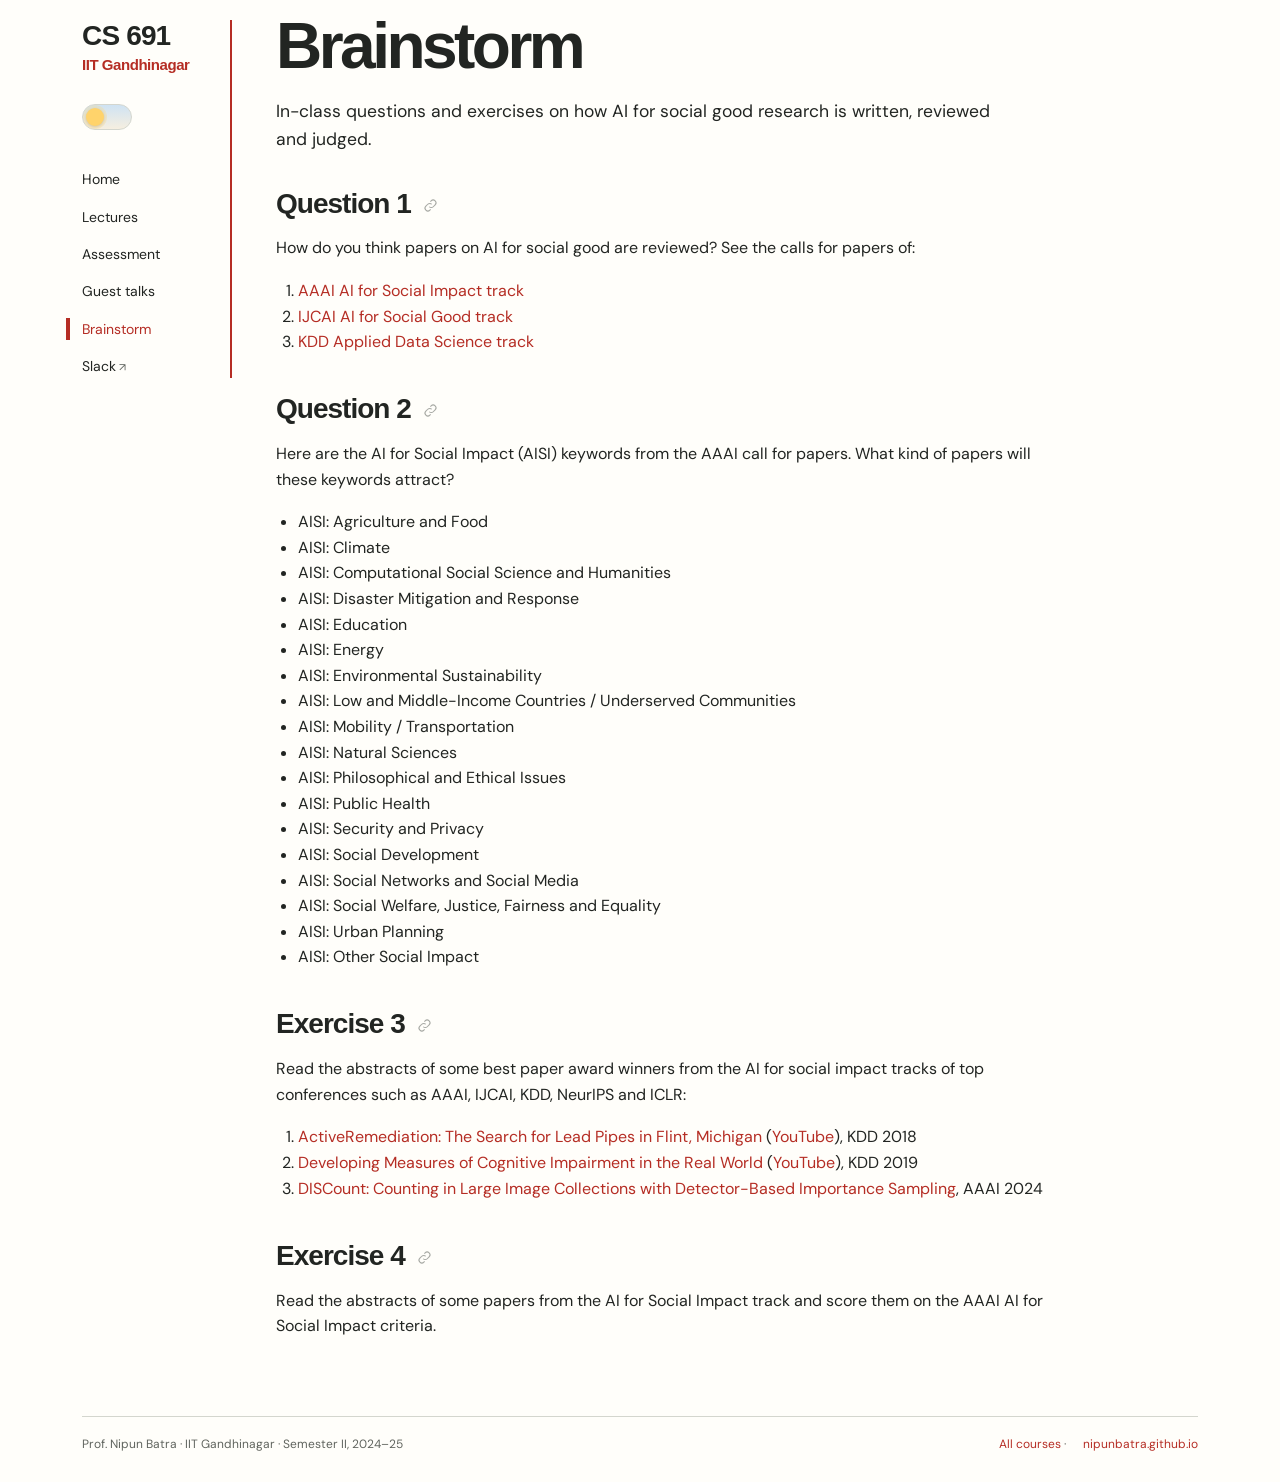
<file: brainstorm.html>
<!DOCTYPE html>
<html xmlns="http://www.w3.org/1999/xhtml" lang="en" xml:lang="en"><head>

<meta charset="utf-8">
<meta name="generator" content="quarto-1.10.19">

<meta name="viewport" content="width=device-width, initial-scale=1.0, user-scalable=yes">


<title>Brainstorm – CS 691 · AI for Social Good</title>
<style>
/* Default styles provided by pandoc.
** See https://pandoc.org/MANUAL.html#variables-for-html for config info.
*/
span.smallcaps{font-variant: small-caps;}
div.columns{display: flex; gap: 1.5em;}
div.column{flex: auto;}
@media screen {
div.columns{gap: min(4vw, 1.5em);}
div.column{overflow-x: auto;}
}
div.hanging-indent{margin-left: 1.5em; text-indent: -1.5em;}
ul.task-list{list-style: none;}
ul.task-list li input[type="checkbox"] {
  width: 0.8em;
  margin: 0 0.8em 0.2em -1em; /* quarto-specific, see https://github.com/quarto-dev/quarto-cli/issues/4556 */ 
  vertical-align: middle;
}
</style>


<script src="site_libs/quarto-nav/quarto-nav.js"></script>
<link href="./favicon.svg" rel="icon" type="image/svg+xml">
<script src="site_libs/clipboard/clipboard.min.js"></script>
<script src="site_libs/quarto-html/quarto.js" type="module"></script>
<script src="site_libs/quarto-html/tabsets/tabsets.js" type="module"></script>
<script src="site_libs/quarto-html/popper.min.js"></script>
<script src="site_libs/quarto-html/tippy.umd.min.js"></script>
<link href="site_libs/quarto-html/tippy.css" rel="stylesheet">
<link href="site_libs/quarto-html/quarto-syntax-highlighting-bf27225e3a48a9273f3daa8f8e829971.css" rel="stylesheet" id="quarto-text-highlighting-styles">
<script src="site_libs/bootstrap/bootstrap.min.js"></script>
<link href="site_libs/bootstrap/bootstrap-icons.css" rel="stylesheet">
<link href="site_libs/bootstrap/bootstrap-7ec72f452c5d4fd3a48841bf9c27c350.min.css" rel="stylesheet" append-hash="true" id="quarto-bootstrap" data-mode="light">
<script id="quarto-search-options" type="application/json">{
  "language": {
    "search-no-results-text": "No results",
    "search-matching-documents-text": "matching documents",
    "search-copy-link-title": "Copy link to search",
    "search-hide-matches-text": "Hide additional matches",
    "search-more-match-text": "more match in this document",
    "search-more-matches-text": "more matches in this document",
    "search-clear-button-title": "Clear",
    "search-text-placeholder": "",
    "search-detached-cancel-button-title": "Cancel",
    "search-submit-button-title": "Submit",
    "search-label": "Search"
  }
}</script>
<link rel="preconnect" href="https://fonts.googleapis.com">
<link rel="preconnect" href="https://fonts.gstatic.com" crossorigin="">
<link href="https://fonts.googleapis.com/css2?family=DM+Sans:opsz,wght@9..40,400;9..40,500;9..40,600;9..40,700&amp;display=swap" rel="stylesheet">
<script>
// Light and dark: follow the system unless the switch has saved a choice. Runs before the page paints.
(() => {
  const root = document.documentElement, key = 'aisg25-theme';
  const mq = window.matchMedia ? matchMedia('(prefers-color-scheme: dark)') : { matches: false };
  const get = () => { try { return localStorage.getItem(key); } catch { return null; } };
  const set = v => { try { v ? localStorage.setItem(key, v) : localStorage.removeItem(key); } catch {} };
  function apply() {
    const t = get();
    if (t === 'light' || t === 'dark') root.setAttribute('data-theme', t); else root.removeAttribute('data-theme');
    const dark = t === 'light' || t === 'dark' ? t === 'dark' : mq.matches;
    root.setAttribute('data-bs-theme', dark ? 'dark' : 'light');
    document.querySelectorAll('.mode').forEach(b => {
      b.setAttribute('aria-checked', String(dark));
      b.setAttribute('aria-label', dark ? 'Switch to light mode' : 'Switch to dark mode');
      b.title = b.getAttribute('aria-label');
    });
    return dark;
  }
  apply();
  if (mq.addEventListener) mq.addEventListener('change', apply);
  window.addEventListener('storage', e => { if (e.key === key) apply(); });
  document.addEventListener('DOMContentLoaded', () => {
    apply();
    document.querySelectorAll('.mode').forEach(b => b.addEventListener('click', () => {
      const dark = b.getAttribute('aria-checked') !== 'true';
      // A choice that matches the system clears the override, so the site keeps following the system.
      set(dark === mq.matches ? null : (dark ? 'dark' : 'light'));
      apply();
    }));
  });
})();
</script>


</head>

<body class="dl fullcontent quarto-light">

<div id="quarto-search-results"></div>
<!-- content -->
<div id="quarto-content" class="quarto-container page-columns page-rows-contents page-layout-article">
<!-- sidebar -->
<!-- margin-sidebar -->
    
<!-- main -->
<main class="content page-columns page-full" id="quarto-document-content">
<aside class="rail">
  <a class="code" href="./index.html" data-page="index.html">CS 691</a>
  <span class="inst">IIT Gandhinagar</span>
  <div class="appearance"><button type="button" class="mode" role="switch" aria-checked="false" aria-label="Switch to dark mode"><span class="sky"></span><span class="stars"><b style="left:9px;top:6px"></b><b style="left:15px;top:15px"></b><b style="left:5px;top:17px"></b></span><span class="knob"></span></button></div>
  <nav aria-label="Course">
    <a href="./index.html" data-page="index.html">Home</a>
    <a href="./schedule.html" data-page="schedule.html">Lectures</a>
    <a href="./assessment.html" data-page="assessment.html">Assessment</a>
    <a href="./seminar.html" data-page="seminar.html">Guest talks</a>
    <a href="./brainstorm.html" data-page="brainstorm.html">Brainstorm</a>
    <a class="ext" href="https://join.slack.com/t/aisg25/shared_invite/zt-2x40x4807-FnV~CCni2CzyrV~eXloG_A" target="_blank" rel="noopener noreferrer">Slack</a>
  </nav>
</aside>
<script>document.body.prepend(document.currentScript.previousElementSibling);</script>

<header id="title-block-header" class="quarto-title-block default">
<div class="quarto-title">
<h1 class="title">Brainstorm</h1>
</div>



<div class="quarto-title-meta">

    
  
    
  </div>
  


</header>


<p class="lede">In-class questions and exercises on how AI for social good research is written, reviewed and judged.</p>
<section id="q1" class="level2">
<h2 data-anchor-id="q1">Question 1</h2>
<p>How do you think papers on AI for social good are reviewed? See the calls for papers of:</p>
<ol type="1">
<li><a href="https://aaai.org/aaai-24-conference/call-for-the-special-track-on-ai-for-social-impact/">AAAI AI for Social Impact track</a></li>
<li><a href="https://ijcai-23.org/call-for-papers-ai-and-social-good/">IJCAI AI for Social Good track</a></li>
<li><a href="https://kdd2024.kdd.org/applied-data-science-ads-track-call-for-papers/">KDD Applied Data Science track</a></li>
</ol>
</section>
<section id="q2" class="level2">
<h2 data-anchor-id="q2">Question 2</h2>
<p>Here are the AI for Social Impact (AISI) keywords from the AAAI call for papers. What kind of papers will these keywords attract?</p>
<ul>
<li>AISI: Agriculture and Food</li>
<li>AISI: Climate</li>
<li>AISI: Computational Social Science and Humanities</li>
<li>AISI: Disaster Mitigation and Response</li>
<li>AISI: Education</li>
<li>AISI: Energy</li>
<li>AISI: Environmental Sustainability</li>
<li>AISI: Low and Middle-Income Countries / Underserved Communities</li>
<li>AISI: Mobility / Transportation</li>
<li>AISI: Natural Sciences</li>
<li>AISI: Philosophical and Ethical Issues</li>
<li>AISI: Public Health</li>
<li>AISI: Security and Privacy</li>
<li>AISI: Social Development</li>
<li>AISI: Social Networks and Social Media</li>
<li>AISI: Social Welfare, Justice, Fairness and Equality</li>
<li>AISI: Urban Planning</li>
<li>AISI: Other Social Impact</li>
</ul>
</section>
<section id="e3" class="level2">
<h2 data-anchor-id="e3">Exercise 3</h2>
<p>Read the abstracts of some best paper award winners from the AI for social impact tracks of top conferences such as AAAI, IJCAI, KDD, NeurIPS and ICLR:</p>
<ol type="1">
<li><a href="https://www.kdd.org/kdd2018/accepted-papers/view/activeremediation-the-search-for-lead-pipes-in-flint-michigan">ActiveRemediation: The Search for Lead Pipes in Flint, Michigan</a> (<a href="https://www.youtube.com/watch?v=YbIn_axYu9E">YouTube</a>), KDD 2018</li>
<li><a href="https://machinelearning.apple.com/research/developing-measures-of-cognitive-impairment-in-the-real-world-from-consumer-grade-multimodal-sensor-streams">Developing Measures of Cognitive Impairment in the Real World</a> (<a href="https://www.youtube.com/watch?v=H_wTI4LUW7A">YouTube</a>), KDD 2019</li>
<li><a href="https://ojs.aaai.org/index.php/AAAI/article/view/30235">DISCount: Counting in Large Image Collections with Detector-Based Importance Sampling</a>, AAAI 2024</li>
</ol>
</section>
<section id="e4" class="level2">
<h2 data-anchor-id="e4">Exercise 4</h2>
<p>Read the abstracts of some papers from the AI for Social Impact track and score them on the AAAI AI for Social Impact criteria.</p>


</section>

</main> <!-- /main -->
<footer class="foot">
  <span>Prof. Nipun Batra · IIT Gandhinagar · Semester II, 2024–25</span>
  <span><a href="https://nipunbatra.github.io/teaching.html">All courses</a> · <a href="https://nipunbatra.github.io">nipunbatra.github.io</a></span>
</footer>
<script>document.body.append(document.currentScript.previousElementSibling);</script>
<script>
(() => {
  // Mark the current page in the rail. Quarto writes the rail links relative to this page.
  const home = document.querySelector('.rail a.code');
  const root = home ? new URL(home.getAttribute('href'), location.href).pathname.replace(/[^/]*$/, '') : '/';
  let rel = location.pathname.startsWith(root) ? location.pathname.slice(root.length) : '';
  if (rel === '' || rel.endsWith('/')) rel += 'index.html';
  else if (!/\.[a-z]+$/i.test(rel)) rel += '.html';
  // A data-page ending in "/" marks a whole folder (for example Assignments/).
  document.querySelectorAll('.rail nav a[data-page]').forEach(a => {
    const p = a.dataset.page;
    if (p.endsWith('/') ? rel.startsWith(p) : rel === p) a.setAttribute('aria-current', 'page');
  });

  // Copy-link buttons on section headings, lectures and assignment questions.
  const LINK = '<svg viewBox="0 0 24 24" aria-hidden="true"><path d="M10 14a4.5 4.5 0 0 0 6.4 0l3-3a4.5 4.5 0 0 0-6.4-6.4l-1.2 1.2"/><path d="M14 10a4.5 4.5 0 0 0-6.4 0l-3 3a4.5 4.5 0 0 0 6.4 6.4l1.2-1.2"/></svg>';
  document.querySelectorAll('main.content :is(h2, h3, h4)').forEach(h => {
    if (h.closest('.next, .quarto-title-block, .callout, details') || h.querySelector('.anchor')) return;
    const row = h.closest('tr[id]');
    const sec = h.parentElement.tagName === 'SECTION' ? h.parentElement : h.closest('.mod');
    const target = row || (sec && sec.id ? sec : null) || (h.id ? h : null);
    if (!target) return;
    const id = target.id;
    const b = document.createElement('button');
    b.type = 'button';
    b.className = 'anchor';
    b.title = 'Copy link';
    b.setAttribute('aria-label', 'Copy link to ' + (row ? 'lecture ' + id.replace('lecture-', '') : h.textContent.trim()));
    b.innerHTML = LINK + '<span class="done">Copied</span>';
    b.addEventListener('click', () => {
      const url = location.origin + location.pathname + '#' + id;
      history.replaceState(null, '', '#' + id);
      const done = () => { b.classList.add('copied'); setTimeout(() => b.classList.remove('copied'), 1600); };
      if (navigator.clipboard) navigator.clipboard.writeText(url).then(done, () => {});
    });
    h.append(b);
  });

  // Contain wide tables in assignments and policies.
  document.querySelectorAll('main.content table:not(.lt):not(.t)').forEach(table => {
    if (table.parentElement.classList.contains('course-table-scroll')) return;
    const wrapper = document.createElement('div');
    wrapper.className = 'course-table-scroll';
    wrapper.setAttribute('role', 'region');
    wrapper.setAttribute('aria-label', 'Scrollable table');
    wrapper.tabIndex = 0;
    table.before(wrapper);
    wrapper.append(table);
    if (table.rows[0]?.cells.length <= 2) table.classList.add('course-table-compact');
  });

  // Dates: read the table in _dates.qmd ("08 Oct 26" or "08 Oct 26, 6:30 pm", IST), grey out the past,
  // draw a Today line on Assessment and list what is coming up on Home.
  const MONTHS = { Jan: 0, Feb: 1, Mar: 2, Apr: 3, May: 4, Jun: 5, Jul: 6, Aug: 7, Sep: 8, Oct: 9, Nov: 10, Dec: 11 };
  const IST = 330 * 60000, DAY = 864e5;
  const istDay = t => Math.floor((t + IST) / DAY);
  const now = Date.now(), today = istDay(now);
  const START = Date.UTC(2024, 11, 30) / DAY; // Monday of the first teaching week
  function parse(text) {
    const m = text.match(/(\d{1,2}) ([A-Z][a-z]{2}) (\d{2})(?:,\s*(\d{1,2}):(\d{2})\s*(am|pm))?/i);
    if (!m) return null;
    const [, d, mon, y, hh, mm, ap] = m;
    const day = Date.UTC(2000 + +y, MONTHS[mon], +d) / DAY;
    let end;
    if (hh) end = Date.UTC(2000 + +y, MONTHS[mon], +d, (+hh % 12) + (ap.toLowerCase() === 'pm' ? 12 : 0), +mm) - IST;
    else end = (day + 1) * DAY - IST - 1;
    return { day, end, time: hh ? `${hh}:${mm} ${ap}` : '' };
  }
  const fmt = (day, opts) => new Date(day * DAY).toLocaleDateString('en-GB', Object.assign({ timeZone: 'UTC' }, opts));
  document.querySelectorAll('.dates table').forEach(table => {
    table.classList.add('t');
    const rows = [...table.tBodies[0].rows].map(tr => ({ tr, when: parse(tr.cells[0].textContent) })).filter(r => r.when);
    const box = table.closest('.next');
    if (box) {
      // Home: the next four dates, grouped by day.
      const groups = [];
      rows.filter(r => r.when.end >= now).forEach(r => {
        const g = groups.find(x => x.day === r.when.day);
        if (g) g.rows.push(r); else groups.push({ day: r.when.day, time: r.when.time, rows: [r] });
      });
      const ol = document.createElement('ol');
      groups.slice(0, 4).forEach(g => {
        const left = g.day - today;
        const li = document.createElement('li');
        if (left <= 3) li.className = 'hot';
        const rel = left === 0 ? 'today' : left === 1 ? 'tomorrow' : `in ${left} days`;
        li.innerHTML = `<span class="d">${fmt(g.day, { day: '2-digit', month: 'short' })}<small>${fmt(g.day, { weekday: 'short' })}${g.time ? ' ' + g.time : ''}<br>${rel}</small></span><span></span>`;
        g.rows.forEach((r, i) => {
          if (i) li.lastChild.append(document.createElement('br'));
          const cell = r.tr.cells[1].cloneNode(true);
          li.lastChild.append(...cell.childNodes);
        });
        ol.append(li);
      });
      if (!groups.length) ol.innerHTML = '<li><span></span><span>No more dates this semester.</span></li>';
      table.closest('.dates').replaceWith(ol);
      return;
    }
    // Assessment: grey out the past, mark this week, and draw the Today line.
    let placed = false;
    rows.forEach(({ tr, when }) => {
      const past = when.end < now;
      tr.classList.toggle('past', past);
      const tag = document.createElement('td');
      tag.className = 'tag';
      if (!past && when.day - today <= 7) tag.innerHTML = '<span class="pill now">This week</span>';
      tr.append(tag);
      if (!past && !placed) {
        placed = true;
        const t = document.createElement('tr');
        t.className = 'today';
        const week = Math.floor((today - START) / 7) + 1;
        t.innerHTML = `<td>Today, ${fmt(today, { day: '2-digit', month: 'short' })}</td><td colspan="2">${week >= 1 && week <= 17 ? 'Week ' + week : ''}</td>`;
        tr.before(t);
      }
    });
    const head = table.tHead?.rows[0];
    if (head) head.append(document.createElement('th'));
  });
})();
</script>
<script id="quarto-html-after-body" type="application/javascript">
  window.document.addEventListener("DOMContentLoaded", function (event) {
    const isCodeAnnotation = (el) => {
      for (const clz of el.classList) {
        if (clz.startsWith('code-annotation-')) {                     
          return true;
        }
      }
      return false;
    }
    const onCopySuccess = function(e) {
      // button target
      const button = e.trigger;
      // don't keep focus
      button.blur();
      // flash "checked"
      button.classList.add('code-copy-button-checked');
      var currentTitle = button.getAttribute("title");
      button.setAttribute("title", "Copied!");
      let tooltip;
      if (window.bootstrap) {
        button.setAttribute("data-bs-toggle", "tooltip");
        button.setAttribute("data-bs-placement", "left");
        button.setAttribute("data-bs-title", "Copied!");
        tooltip = new bootstrap.Tooltip(button, 
          { trigger: "manual", 
            customClass: "code-copy-button-tooltip",
            offset: [0, -8]});
        tooltip.show();    
      }
      setTimeout(function() {
        if (tooltip) {
          tooltip.hide();
          button.removeAttribute("data-bs-title");
          button.removeAttribute("data-bs-toggle");
          button.removeAttribute("data-bs-placement");
        }
        button.setAttribute("title", currentTitle);
        button.classList.remove('code-copy-button-checked');
      }, 1000);
      // clear code selection
      e.clearSelection();
    }
    const getTextToCopy = function(trigger) {
      const outerScaffold = trigger.parentElement.cloneNode(true);
      const codeEl = outerScaffold.querySelector('code');
      for (const childEl of codeEl.children) {
        if (isCodeAnnotation(childEl)) {
          childEl.remove();
        }
      }
      return codeEl.innerText;
    }
    const clipboard = new window.ClipboardJS('.code-copy-button:not([data-in-quarto-modal])', {
      text: getTextToCopy
    });
    clipboard.on('success', onCopySuccess);
    if (window.document.getElementById('quarto-embedded-source-code-modal')) {
      const clipboardModal = new window.ClipboardJS('.code-copy-button[data-in-quarto-modal]', {
        text: getTextToCopy,
        container: window.document.getElementById('quarto-embedded-source-code-modal')
      });
      clipboardModal.on('success', onCopySuccess);
    }
      var localhostRegex = new RegExp(/^(?:http|https):\/\/localhost\:?[0-9]*\//);
      var mailtoRegex = new RegExp(/^mailto:/);
        var filterRegex = new RegExp("https:\/\/nipunbatra\.github\.io\/aisg25\/");
      var isInternal = (href) => {
          return filterRegex.test(href) || localhostRegex.test(href) || mailtoRegex.test(href);
      }
      // Inspect non-navigation links and adorn them if external
     var links = window.document.querySelectorAll('a[href]:not(.nav-link):not(.navbar-brand):not(.toc-action):not(.sidebar-link):not(.sidebar-item-toggle):not(.pagination-link):not(.no-external):not([aria-hidden]):not(.dropdown-item):not(.quarto-navigation-tool):not(.about-link)');
      for (var i=0; i<links.length; i++) {
        const link = links[i];
        if (!isInternal(link.href)) {
          // undo the damage that might have been done by quarto-nav.js in the case of
          // links that we want to consider external
          if (link.dataset.originalHref !== undefined) {
            link.href = link.dataset.originalHref;
          }
            // target, if specified
            link.setAttribute("target", "_blank");
            if (link.getAttribute("rel") === null) {
              link.setAttribute("rel", "noopener");
            }
        }
      }
    function tippyHover(el, contentFn, onTriggerFn, onUntriggerFn) {
      const config = {
        allowHTML: true,
        maxWidth: 500,
        delay: 100,
        arrow: false,
        appendTo: function(el) {
            return el.parentElement;
        },
        interactive: true,
        interactiveBorder: 10,
        theme: 'quarto',
        placement: 'bottom-start',
      };
      if (contentFn) {
        config.content = contentFn;
      }
      if (onTriggerFn) {
        config.onTrigger = onTriggerFn;
      }
      if (onUntriggerFn) {
        config.onUntrigger = onUntriggerFn;
      }
      window.tippy(el, config); 
    }
    const noterefs = window.document.querySelectorAll('a[role="doc-noteref"]');
    for (var i=0; i<noterefs.length; i++) {
      const ref = noterefs[i];
      tippyHover(ref, function() {
        // use id or data attribute instead here
        let href = ref.getAttribute('data-footnote-href') || ref.getAttribute('href');
        try { href = new URL(href).hash; } catch {}
        const id = href.replace(/^#\/?/, "");
        const note = window.document.getElementById(id);
        if (note) {
          return note.innerHTML;
        } else {
          return "";
        }
      });
    }
    const xrefs = window.document.querySelectorAll('a.quarto-xref');
    const processXRef = (id, note) => {
      // Strip column container classes
      const stripColumnClz = (el) => {
        el.classList.remove("page-full", "page-columns");
        if (el.children) {
          for (const child of el.children) {
            stripColumnClz(child);
          }
        }
      }
      stripColumnClz(note)
      if (id === null || id.startsWith('sec-')) {
        // Special case sections, only their first couple elements
        const container = document.createElement("div");
        if (note.children && note.children.length > 2) {
          container.appendChild(note.children[0].cloneNode(true));
          for (let i = 1; i < note.children.length; i++) {
            const child = note.children[i];
            if (child.tagName === "P" && child.innerText === "") {
              continue;
            } else {
              container.appendChild(child.cloneNode(true));
              break;
            }
          }
          if (window.Quarto?.typesetMath) {
            window.Quarto.typesetMath(container);
          }
          return container.innerHTML
        } else {
          if (window.Quarto?.typesetMath) {
            window.Quarto.typesetMath(note);
          }
          return note.innerHTML;
        }
      } else {
        // Remove any anchor links if they are present
        const anchorLink = note.querySelector('a.anchorjs-link');
        if (anchorLink) {
          anchorLink.remove();
        }
        if (window.Quarto?.typesetMath) {
          window.Quarto.typesetMath(note);
        }
        if (note.classList.contains("callout")) {
          return note.outerHTML;
        } else {
          return note.innerHTML;
        }
      }
    }
    for (var i=0; i<xrefs.length; i++) {
      const xref = xrefs[i];
      tippyHover(xref, undefined, function(instance) {
        instance.disable();
        let url = xref.getAttribute('href');
        let hash = undefined; 
        if (url.startsWith('#')) {
          hash = url;
        } else {
          try { hash = new URL(url).hash; } catch {}
        }
        if (hash) {
          const id = hash.replace(/^#\/?/, "");
          const note = window.document.getElementById(id);
          if (note !== null) {
            try {
              const html = processXRef(id, note.cloneNode(true));
              instance.setContent(html);
            } finally {
              instance.enable();
              instance.show();
            }
          } else {
            // See if we can fetch this
            fetch(url.split('#')[0])
            .then(res => res.text())
            .then(html => {
              const parser = new DOMParser();
              const htmlDoc = parser.parseFromString(html, "text/html");
              const note = htmlDoc.getElementById(id);
              if (note !== null) {
                const html = processXRef(id, note);
                instance.setContent(html);
              } 
            }).finally(() => {
              instance.enable();
              instance.show();
            });
          }
        } else {
          // See if we can fetch a full url (with no hash to target)
          // This is a special case and we should probably do some content thinning / targeting
          fetch(url)
          .then(res => res.text())
          .then(html => {
            const parser = new DOMParser();
            const htmlDoc = parser.parseFromString(html, "text/html");
            const note = htmlDoc.querySelector('main.content');
            if (note !== null) {
              // This should only happen for chapter cross references
              // (since there is no id in the URL)
              // remove the first header
              if (note.children.length > 0 && note.children[0].tagName === "HEADER") {
                note.children[0].remove();
              }
              const html = processXRef(null, note);
              instance.setContent(html);
            } 
          }).finally(() => {
            instance.enable();
            instance.show();
          });
        }
      }, function(instance) {
      });
    }
        let selectedAnnoteEl;
        const selectorForAnnotation = ( cell, annotation) => {
          let cellAttr = 'data-code-cell="' + cell + '"';
          let lineAttr = 'data-code-annotation="' +  annotation + '"';
          const selector = 'span[' + cellAttr + '][' + lineAttr + ']';
          return selector;
        }
        const selectCodeLines = (annoteEl) => {
          const doc = window.document;
          const targetCell = annoteEl.getAttribute("data-target-cell");
          const targetAnnotation = annoteEl.getAttribute("data-target-annotation");
          const annoteSpan = window.document.querySelector(selectorForAnnotation(targetCell, targetAnnotation));
          const lines = annoteSpan.getAttribute("data-code-lines").split(",");
          const lineIds = lines.map((line) => {
            return targetCell + "-" + line;
          })
          let top = null;
          let height = null;
          let parent = null;
          if (lineIds.length > 0) {
              //compute the position of the single el (top and bottom and make a div)
              const el = window.document.getElementById(lineIds[0]);
              top = el.offsetTop;
              height = el.offsetHeight;
              parent = el.parentElement.parentElement;
            if (lineIds.length > 1) {
              const lastEl = window.document.getElementById(lineIds[lineIds.length - 1]);
              const bottom = lastEl.offsetTop + lastEl.offsetHeight;
              height = bottom - top;
            }
            if (top !== null && height !== null && parent !== null) {
              // cook up a div (if necessary) and position it 
              let div = window.document.getElementById("code-annotation-line-highlight");
              if (div === null) {
                div = window.document.createElement("div");
                div.setAttribute("id", "code-annotation-line-highlight");
                div.style.position = 'absolute';
                parent.appendChild(div);
              }
              div.style.top = top - 2 + "px";
              div.style.height = height + 4 + "px";
              div.style.left = 0;
              let gutterDiv = window.document.getElementById("code-annotation-line-highlight-gutter");
              if (gutterDiv === null) {
                gutterDiv = window.document.createElement("div");
                gutterDiv.setAttribute("id", "code-annotation-line-highlight-gutter");
                gutterDiv.style.position = 'absolute';
                const codeCell = window.document.getElementById(targetCell);
                const gutter = codeCell.querySelector('.code-annotation-gutter');
                gutter.appendChild(gutterDiv);
              }
              gutterDiv.style.top = top - 2 + "px";
              gutterDiv.style.height = height + 4 + "px";
            }
            selectedAnnoteEl = annoteEl;
          }
        };
        const unselectCodeLines = () => {
          const elementsIds = ["code-annotation-line-highlight", "code-annotation-line-highlight-gutter"];
          elementsIds.forEach((elId) => {
            const div = window.document.getElementById(elId);
            if (div) {
              div.remove();
            }
          });
          selectedAnnoteEl = undefined;
        };
          // Handle positioning of the toggle
      window.addEventListener(
        "resize",
        throttle(() => {
          elRect = undefined;
          if (selectedAnnoteEl) {
            selectCodeLines(selectedAnnoteEl);
          }
        }, 10)
      );
      function throttle(fn, ms) {
      let throttle = false;
      let timer;
        return (...args) => {
          if(!throttle) { // first call gets through
              fn.apply(this, args);
              throttle = true;
          } else { // all the others get throttled
              if(timer) clearTimeout(timer); // cancel #2
              timer = setTimeout(() => {
                fn.apply(this, args);
                timer = throttle = false;
              }, ms);
          }
        };
      }
        // Attach click handler to the DT
        const annoteDls = window.document.querySelectorAll('dt[data-target-cell]');
        for (const annoteDlNode of annoteDls) {
          annoteDlNode.addEventListener('click', (event) => {
            const clickedEl = event.target;
            if (clickedEl !== selectedAnnoteEl) {
              unselectCodeLines();
              const activeEl = window.document.querySelector('dt[data-target-cell].code-annotation-active');
              if (activeEl) {
                activeEl.classList.remove('code-annotation-active');
              }
              selectCodeLines(clickedEl);
              clickedEl.classList.add('code-annotation-active');
            } else {
              // Unselect the line
              unselectCodeLines();
              clickedEl.classList.remove('code-annotation-active');
            }
          });
        }
    const findCites = (el) => {
      const parentEl = el.parentElement;
      if (parentEl) {
        const cites = parentEl.dataset.cites;
        if (cites) {
          return {
            el,
            cites: cites.split(' ')
          };
        } else {
          return findCites(el.parentElement)
        }
      } else {
        return undefined;
      }
    };
    var bibliorefs = window.document.querySelectorAll('a[role="doc-biblioref"]');
    for (var i=0; i<bibliorefs.length; i++) {
      const ref = bibliorefs[i];
      const citeInfo = findCites(ref);
      if (citeInfo) {
        tippyHover(citeInfo.el, function() {
          var popup = window.document.createElement('div');
          citeInfo.cites.forEach(function(cite) {
            var citeDiv = window.document.createElement('div');
            citeDiv.classList.add('hanging-indent');
            citeDiv.classList.add('csl-entry');
            var biblioDiv = window.document.getElementById('ref-' + cite);
            if (biblioDiv) {
              citeDiv.innerHTML = biblioDiv.innerHTML;
            }
            popup.appendChild(citeDiv);
          });
          return popup.innerHTML;
        });
      }
    }
  });
  </script>
</div> <!-- /content -->




</body></html>
</file>
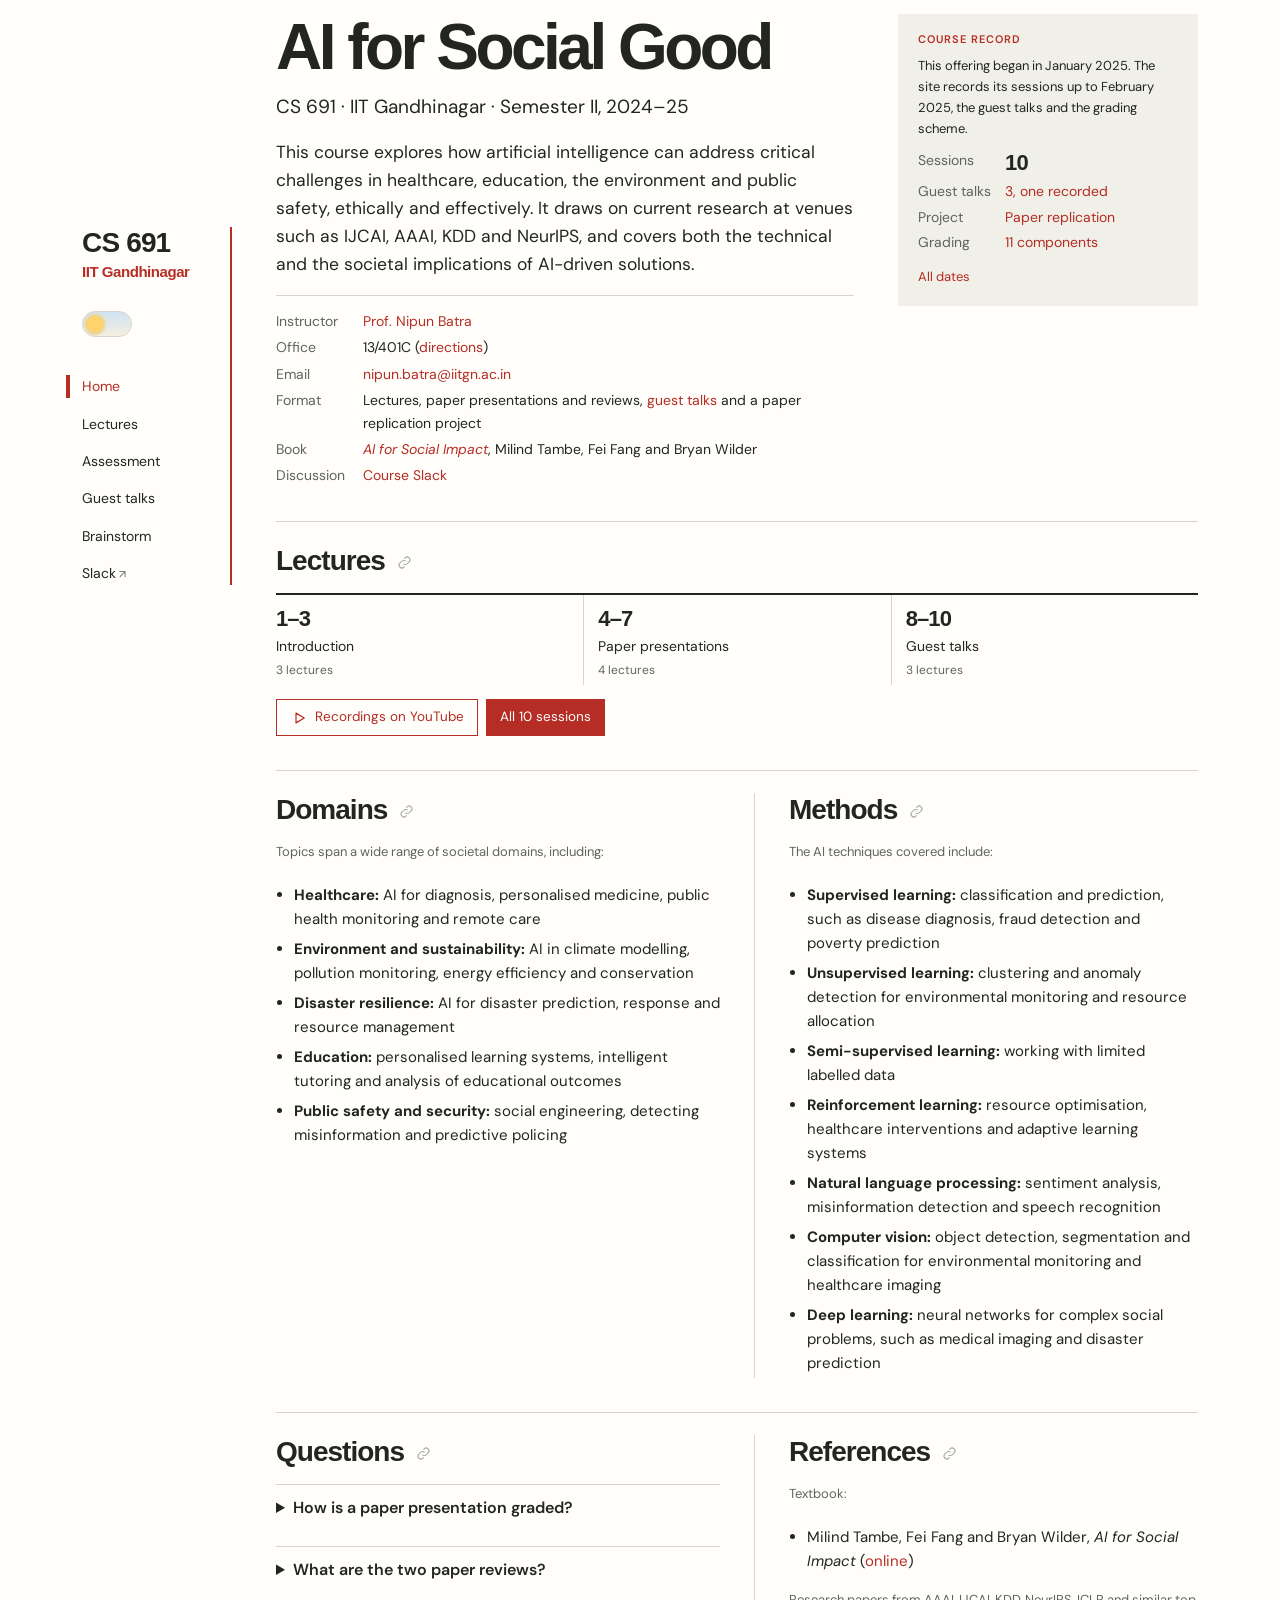
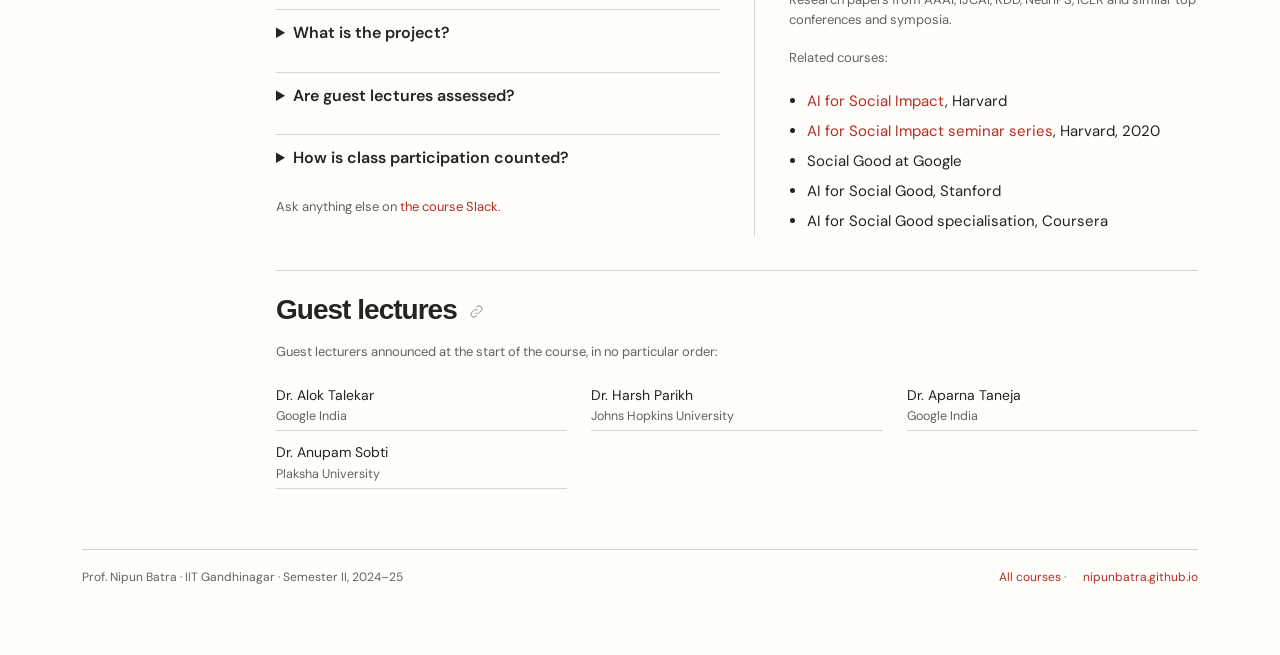
<file: faq.html>
<!DOCTYPE html>
<html xmlns="http://www.w3.org/1999/xhtml" lang="en" xml:lang="en"><head>

<meta charset="utf-8">
<meta name="generator" content="quarto-1.10.19">

<meta name="viewport" content="width=device-width, initial-scale=1.0, user-scalable=yes">


<title>FAQ – CS 691 · AI for Social Good</title>
<style>
/* Default styles provided by pandoc.
** See https://pandoc.org/MANUAL.html#variables-for-html for config info.
*/
span.smallcaps{font-variant: small-caps;}
div.columns{display: flex; gap: 1.5em;}
div.column{flex: auto;}
@media screen {
div.columns{gap: min(4vw, 1.5em);}
div.column{overflow-x: auto;}
}
div.hanging-indent{margin-left: 1.5em; text-indent: -1.5em;}
ul.task-list{list-style: none;}
ul.task-list li input[type="checkbox"] {
  width: 0.8em;
  margin: 0 0.8em 0.2em -1em; /* quarto-specific, see https://github.com/quarto-dev/quarto-cli/issues/4556 */ 
  vertical-align: middle;
}
</style>


<script src="site_libs/quarto-nav/quarto-nav.js"></script>
<link href="./favicon.svg" rel="icon" type="image/svg+xml">
<script src="site_libs/clipboard/clipboard.min.js"></script>
<script src="site_libs/quarto-html/quarto.js" type="module"></script>
<script src="site_libs/quarto-html/tabsets/tabsets.js" type="module"></script>
<script src="site_libs/quarto-html/popper.min.js"></script>
<script src="site_libs/quarto-html/tippy.umd.min.js"></script>
<link href="site_libs/quarto-html/tippy.css" rel="stylesheet">
<link href="site_libs/quarto-html/quarto-syntax-highlighting-bf27225e3a48a9273f3daa8f8e829971.css" rel="stylesheet" id="quarto-text-highlighting-styles">
<script src="site_libs/bootstrap/bootstrap.min.js"></script>
<link href="site_libs/bootstrap/bootstrap-icons.css" rel="stylesheet">
<link href="site_libs/bootstrap/bootstrap-7ec72f452c5d4fd3a48841bf9c27c350.min.css" rel="stylesheet" append-hash="true" id="quarto-bootstrap" data-mode="light">
<script id="quarto-search-options" type="application/json">{
  "language": {
    "search-no-results-text": "No results",
    "search-matching-documents-text": "matching documents",
    "search-copy-link-title": "Copy link to search",
    "search-hide-matches-text": "Hide additional matches",
    "search-more-match-text": "more match in this document",
    "search-more-matches-text": "more matches in this document",
    "search-clear-button-title": "Clear",
    "search-text-placeholder": "",
    "search-detached-cancel-button-title": "Cancel",
    "search-submit-button-title": "Submit",
    "search-label": "Search"
  }
}</script>
<link rel="preconnect" href="https://fonts.googleapis.com">
<link rel="preconnect" href="https://fonts.gstatic.com" crossorigin="">
<link href="https://fonts.googleapis.com/css2?family=DM+Sans:opsz,wght@9..40,400;9..40,500;9..40,600;9..40,700&amp;display=swap" rel="stylesheet">
<script>
// Light and dark: follow the system unless the switch has saved a choice. Runs before the page paints.
(() => {
  const root = document.documentElement, key = 'aisg25-theme';
  const mq = window.matchMedia ? matchMedia('(prefers-color-scheme: dark)') : { matches: false };
  const get = () => { try { return localStorage.getItem(key); } catch { return null; } };
  const set = v => { try { v ? localStorage.setItem(key, v) : localStorage.removeItem(key); } catch {} };
  function apply() {
    const t = get();
    if (t === 'light' || t === 'dark') root.setAttribute('data-theme', t); else root.removeAttribute('data-theme');
    const dark = t === 'light' || t === 'dark' ? t === 'dark' : mq.matches;
    root.setAttribute('data-bs-theme', dark ? 'dark' : 'light');
    document.querySelectorAll('.mode').forEach(b => {
      b.setAttribute('aria-checked', String(dark));
      b.setAttribute('aria-label', dark ? 'Switch to light mode' : 'Switch to dark mode');
      b.title = b.getAttribute('aria-label');
    });
    return dark;
  }
  apply();
  if (mq.addEventListener) mq.addEventListener('change', apply);
  window.addEventListener('storage', e => { if (e.key === key) apply(); });
  document.addEventListener('DOMContentLoaded', () => {
    apply();
    document.querySelectorAll('.mode').forEach(b => b.addEventListener('click', () => {
      const dark = b.getAttribute('aria-checked') !== 'true';
      // A choice that matches the system clears the override, so the site keeps following the system.
      set(dark === mq.matches ? null : (dark ? 'dark' : 'light'));
      apply();
    }));
  });
})();
</script>
<meta http-equiv="refresh" content="0; url=index.html#faq">
<link rel="canonical" href="https://nipunbatra.github.io/aisg25/index.html#faq">
<meta name="robots" content="noindex">


</head>

<body class="dl fullcontent quarto-light">

<div id="quarto-search-results"></div>
<!-- content -->
<div id="quarto-content" class="quarto-container page-columns page-rows-contents page-layout-article">
<!-- sidebar -->
<!-- margin-sidebar -->
    
<!-- main -->
<main class="content page-columns page-full" id="quarto-document-content">
<aside class="rail">
  <a class="code" href="./index.html" data-page="index.html">CS 691</a>
  <span class="inst">IIT Gandhinagar</span>
  <div class="appearance"><button type="button" class="mode" role="switch" aria-checked="false" aria-label="Switch to dark mode"><span class="sky"></span><span class="stars"><b style="left:9px;top:6px"></b><b style="left:15px;top:15px"></b><b style="left:5px;top:17px"></b></span><span class="knob"></span></button></div>
  <nav aria-label="Course">
    <a href="./index.html" data-page="index.html">Home</a>
    <a href="./schedule.html" data-page="schedule.html">Lectures</a>
    <a href="./assessment.html" data-page="assessment.html">Assessment</a>
    <a href="./seminar.html" data-page="seminar.html">Guest talks</a>
    <a href="./brainstorm.html" data-page="brainstorm.html">Brainstorm</a>
    <a class="ext" href="https://join.slack.com/t/aisg25/shared_invite/zt-2x40x4807-FnV~CCni2CzyrV~eXloG_A" target="_blank" rel="noopener noreferrer">Slack</a>
  </nav>
</aside>
<script>document.body.prepend(document.currentScript.previousElementSibling);</script>

<header id="title-block-header" class="quarto-title-block default">
<div class="quarto-title">
<h1 class="title">FAQ</h1>
</div>



<div class="quarto-title-meta">

    
  
    
  </div>
  


</header>


<p>This page has moved: <a href="./index.html#faq">go to Questions</a>.</p>



</main> <!-- /main -->
<footer class="foot">
  <span>Prof. Nipun Batra · IIT Gandhinagar · Semester II, 2024–25</span>
  <span><a href="https://nipunbatra.github.io/teaching.html">All courses</a> · <a href="https://nipunbatra.github.io">nipunbatra.github.io</a></span>
</footer>
<script>document.body.append(document.currentScript.previousElementSibling);</script>
<script>
(() => {
  // Mark the current page in the rail. Quarto writes the rail links relative to this page.
  const home = document.querySelector('.rail a.code');
  const root = home ? new URL(home.getAttribute('href'), location.href).pathname.replace(/[^/]*$/, '') : '/';
  let rel = location.pathname.startsWith(root) ? location.pathname.slice(root.length) : '';
  if (rel === '' || rel.endsWith('/')) rel += 'index.html';
  else if (!/\.[a-z]+$/i.test(rel)) rel += '.html';
  // A data-page ending in "/" marks a whole folder (for example Assignments/).
  document.querySelectorAll('.rail nav a[data-page]').forEach(a => {
    const p = a.dataset.page;
    if (p.endsWith('/') ? rel.startsWith(p) : rel === p) a.setAttribute('aria-current', 'page');
  });

  // Copy-link buttons on section headings, lectures and assignment questions.
  const LINK = '<svg viewBox="0 0 24 24" aria-hidden="true"><path d="M10 14a4.5 4.5 0 0 0 6.4 0l3-3a4.5 4.5 0 0 0-6.4-6.4l-1.2 1.2"/><path d="M14 10a4.5 4.5 0 0 0-6.4 0l-3 3a4.5 4.5 0 0 0 6.4 6.4l1.2-1.2"/></svg>';
  document.querySelectorAll('main.content :is(h2, h3, h4)').forEach(h => {
    if (h.closest('.next, .quarto-title-block, .callout, details') || h.querySelector('.anchor')) return;
    const row = h.closest('tr[id]');
    const sec = h.parentElement.tagName === 'SECTION' ? h.parentElement : h.closest('.mod');
    const target = row || (sec && sec.id ? sec : null) || (h.id ? h : null);
    if (!target) return;
    const id = target.id;
    const b = document.createElement('button');
    b.type = 'button';
    b.className = 'anchor';
    b.title = 'Copy link';
    b.setAttribute('aria-label', 'Copy link to ' + (row ? 'lecture ' + id.replace('lecture-', '') : h.textContent.trim()));
    b.innerHTML = LINK + '<span class="done">Copied</span>';
    b.addEventListener('click', () => {
      const url = location.origin + location.pathname + '#' + id;
      history.replaceState(null, '', '#' + id);
      const done = () => { b.classList.add('copied'); setTimeout(() => b.classList.remove('copied'), 1600); };
      if (navigator.clipboard) navigator.clipboard.writeText(url).then(done, () => {});
    });
    h.append(b);
  });

  // Contain wide tables in assignments and policies.
  document.querySelectorAll('main.content table:not(.lt):not(.t)').forEach(table => {
    if (table.parentElement.classList.contains('course-table-scroll')) return;
    const wrapper = document.createElement('div');
    wrapper.className = 'course-table-scroll';
    wrapper.setAttribute('role', 'region');
    wrapper.setAttribute('aria-label', 'Scrollable table');
    wrapper.tabIndex = 0;
    table.before(wrapper);
    wrapper.append(table);
    if (table.rows[0]?.cells.length <= 2) table.classList.add('course-table-compact');
  });

  // Dates: read the table in _dates.qmd ("08 Oct 26" or "08 Oct 26, 6:30 pm", IST), grey out the past,
  // draw a Today line on Assessment and list what is coming up on Home.
  const MONTHS = { Jan: 0, Feb: 1, Mar: 2, Apr: 3, May: 4, Jun: 5, Jul: 6, Aug: 7, Sep: 8, Oct: 9, Nov: 10, Dec: 11 };
  const IST = 330 * 60000, DAY = 864e5;
  const istDay = t => Math.floor((t + IST) / DAY);
  const now = Date.now(), today = istDay(now);
  const START = Date.UTC(2024, 11, 30) / DAY; // Monday of the first teaching week
  function parse(text) {
    const m = text.match(/(\d{1,2}) ([A-Z][a-z]{2}) (\d{2})(?:,\s*(\d{1,2}):(\d{2})\s*(am|pm))?/i);
    if (!m) return null;
    const [, d, mon, y, hh, mm, ap] = m;
    const day = Date.UTC(2000 + +y, MONTHS[mon], +d) / DAY;
    let end;
    if (hh) end = Date.UTC(2000 + +y, MONTHS[mon], +d, (+hh % 12) + (ap.toLowerCase() === 'pm' ? 12 : 0), +mm) - IST;
    else end = (day + 1) * DAY - IST - 1;
    return { day, end, time: hh ? `${hh}:${mm} ${ap}` : '' };
  }
  const fmt = (day, opts) => new Date(day * DAY).toLocaleDateString('en-GB', Object.assign({ timeZone: 'UTC' }, opts));
  document.querySelectorAll('.dates table').forEach(table => {
    table.classList.add('t');
    const rows = [...table.tBodies[0].rows].map(tr => ({ tr, when: parse(tr.cells[0].textContent) })).filter(r => r.when);
    const box = table.closest('.next');
    if (box) {
      // Home: the next four dates, grouped by day.
      const groups = [];
      rows.filter(r => r.when.end >= now).forEach(r => {
        const g = groups.find(x => x.day === r.when.day);
        if (g) g.rows.push(r); else groups.push({ day: r.when.day, time: r.when.time, rows: [r] });
      });
      const ol = document.createElement('ol');
      groups.slice(0, 4).forEach(g => {
        const left = g.day - today;
        const li = document.createElement('li');
        if (left <= 3) li.className = 'hot';
        const rel = left === 0 ? 'today' : left === 1 ? 'tomorrow' : `in ${left} days`;
        li.innerHTML = `<span class="d">${fmt(g.day, { day: '2-digit', month: 'short' })}<small>${fmt(g.day, { weekday: 'short' })}${g.time ? ' ' + g.time : ''}<br>${rel}</small></span><span></span>`;
        g.rows.forEach((r, i) => {
          if (i) li.lastChild.append(document.createElement('br'));
          const cell = r.tr.cells[1].cloneNode(true);
          li.lastChild.append(...cell.childNodes);
        });
        ol.append(li);
      });
      if (!groups.length) ol.innerHTML = '<li><span></span><span>No more dates this semester.</span></li>';
      table.closest('.dates').replaceWith(ol);
      return;
    }
    // Assessment: grey out the past, mark this week, and draw the Today line.
    let placed = false;
    rows.forEach(({ tr, when }) => {
      const past = when.end < now;
      tr.classList.toggle('past', past);
      const tag = document.createElement('td');
      tag.className = 'tag';
      if (!past && when.day - today <= 7) tag.innerHTML = '<span class="pill now">This week</span>';
      tr.append(tag);
      if (!past && !placed) {
        placed = true;
        const t = document.createElement('tr');
        t.className = 'today';
        const week = Math.floor((today - START) / 7) + 1;
        t.innerHTML = `<td>Today, ${fmt(today, { day: '2-digit', month: 'short' })}</td><td colspan="2">${week >= 1 && week <= 17 ? 'Week ' + week : ''}</td>`;
        tr.before(t);
      }
    });
    const head = table.tHead?.rows[0];
    if (head) head.append(document.createElement('th'));
  });
})();
</script>
<script id="quarto-html-after-body" type="application/javascript">
  window.document.addEventListener("DOMContentLoaded", function (event) {
    const isCodeAnnotation = (el) => {
      for (const clz of el.classList) {
        if (clz.startsWith('code-annotation-')) {                     
          return true;
        }
      }
      return false;
    }
    const onCopySuccess = function(e) {
      // button target
      const button = e.trigger;
      // don't keep focus
      button.blur();
      // flash "checked"
      button.classList.add('code-copy-button-checked');
      var currentTitle = button.getAttribute("title");
      button.setAttribute("title", "Copied!");
      let tooltip;
      if (window.bootstrap) {
        button.setAttribute("data-bs-toggle", "tooltip");
        button.setAttribute("data-bs-placement", "left");
        button.setAttribute("data-bs-title", "Copied!");
        tooltip = new bootstrap.Tooltip(button, 
          { trigger: "manual", 
            customClass: "code-copy-button-tooltip",
            offset: [0, -8]});
        tooltip.show();    
      }
      setTimeout(function() {
        if (tooltip) {
          tooltip.hide();
          button.removeAttribute("data-bs-title");
          button.removeAttribute("data-bs-toggle");
          button.removeAttribute("data-bs-placement");
        }
        button.setAttribute("title", currentTitle);
        button.classList.remove('code-copy-button-checked');
      }, 1000);
      // clear code selection
      e.clearSelection();
    }
    const getTextToCopy = function(trigger) {
      const outerScaffold = trigger.parentElement.cloneNode(true);
      const codeEl = outerScaffold.querySelector('code');
      for (const childEl of codeEl.children) {
        if (isCodeAnnotation(childEl)) {
          childEl.remove();
        }
      }
      return codeEl.innerText;
    }
    const clipboard = new window.ClipboardJS('.code-copy-button:not([data-in-quarto-modal])', {
      text: getTextToCopy
    });
    clipboard.on('success', onCopySuccess);
    if (window.document.getElementById('quarto-embedded-source-code-modal')) {
      const clipboardModal = new window.ClipboardJS('.code-copy-button[data-in-quarto-modal]', {
        text: getTextToCopy,
        container: window.document.getElementById('quarto-embedded-source-code-modal')
      });
      clipboardModal.on('success', onCopySuccess);
    }
      var localhostRegex = new RegExp(/^(?:http|https):\/\/localhost\:?[0-9]*\//);
      var mailtoRegex = new RegExp(/^mailto:/);
        var filterRegex = new RegExp("https:\/\/nipunbatra\.github\.io\/aisg25\/");
      var isInternal = (href) => {
          return filterRegex.test(href) || localhostRegex.test(href) || mailtoRegex.test(href);
      }
      // Inspect non-navigation links and adorn them if external
     var links = window.document.querySelectorAll('a[href]:not(.nav-link):not(.navbar-brand):not(.toc-action):not(.sidebar-link):not(.sidebar-item-toggle):not(.pagination-link):not(.no-external):not([aria-hidden]):not(.dropdown-item):not(.quarto-navigation-tool):not(.about-link)');
      for (var i=0; i<links.length; i++) {
        const link = links[i];
        if (!isInternal(link.href)) {
          // undo the damage that might have been done by quarto-nav.js in the case of
          // links that we want to consider external
          if (link.dataset.originalHref !== undefined) {
            link.href = link.dataset.originalHref;
          }
            // target, if specified
            link.setAttribute("target", "_blank");
            if (link.getAttribute("rel") === null) {
              link.setAttribute("rel", "noopener");
            }
        }
      }
    function tippyHover(el, contentFn, onTriggerFn, onUntriggerFn) {
      const config = {
        allowHTML: true,
        maxWidth: 500,
        delay: 100,
        arrow: false,
        appendTo: function(el) {
            return el.parentElement;
        },
        interactive: true,
        interactiveBorder: 10,
        theme: 'quarto',
        placement: 'bottom-start',
      };
      if (contentFn) {
        config.content = contentFn;
      }
      if (onTriggerFn) {
        config.onTrigger = onTriggerFn;
      }
      if (onUntriggerFn) {
        config.onUntrigger = onUntriggerFn;
      }
      window.tippy(el, config); 
    }
    const noterefs = window.document.querySelectorAll('a[role="doc-noteref"]');
    for (var i=0; i<noterefs.length; i++) {
      const ref = noterefs[i];
      tippyHover(ref, function() {
        // use id or data attribute instead here
        let href = ref.getAttribute('data-footnote-href') || ref.getAttribute('href');
        try { href = new URL(href).hash; } catch {}
        const id = href.replace(/^#\/?/, "");
        const note = window.document.getElementById(id);
        if (note) {
          return note.innerHTML;
        } else {
          return "";
        }
      });
    }
    const xrefs = window.document.querySelectorAll('a.quarto-xref');
    const processXRef = (id, note) => {
      // Strip column container classes
      const stripColumnClz = (el) => {
        el.classList.remove("page-full", "page-columns");
        if (el.children) {
          for (const child of el.children) {
            stripColumnClz(child);
          }
        }
      }
      stripColumnClz(note)
      if (id === null || id.startsWith('sec-')) {
        // Special case sections, only their first couple elements
        const container = document.createElement("div");
        if (note.children && note.children.length > 2) {
          container.appendChild(note.children[0].cloneNode(true));
          for (let i = 1; i < note.children.length; i++) {
            const child = note.children[i];
            if (child.tagName === "P" && child.innerText === "") {
              continue;
            } else {
              container.appendChild(child.cloneNode(true));
              break;
            }
          }
          if (window.Quarto?.typesetMath) {
            window.Quarto.typesetMath(container);
          }
          return container.innerHTML
        } else {
          if (window.Quarto?.typesetMath) {
            window.Quarto.typesetMath(note);
          }
          return note.innerHTML;
        }
      } else {
        // Remove any anchor links if they are present
        const anchorLink = note.querySelector('a.anchorjs-link');
        if (anchorLink) {
          anchorLink.remove();
        }
        if (window.Quarto?.typesetMath) {
          window.Quarto.typesetMath(note);
        }
        if (note.classList.contains("callout")) {
          return note.outerHTML;
        } else {
          return note.innerHTML;
        }
      }
    }
    for (var i=0; i<xrefs.length; i++) {
      const xref = xrefs[i];
      tippyHover(xref, undefined, function(instance) {
        instance.disable();
        let url = xref.getAttribute('href');
        let hash = undefined; 
        if (url.startsWith('#')) {
          hash = url;
        } else {
          try { hash = new URL(url).hash; } catch {}
        }
        if (hash) {
          const id = hash.replace(/^#\/?/, "");
          const note = window.document.getElementById(id);
          if (note !== null) {
            try {
              const html = processXRef(id, note.cloneNode(true));
              instance.setContent(html);
            } finally {
              instance.enable();
              instance.show();
            }
          } else {
            // See if we can fetch this
            fetch(url.split('#')[0])
            .then(res => res.text())
            .then(html => {
              const parser = new DOMParser();
              const htmlDoc = parser.parseFromString(html, "text/html");
              const note = htmlDoc.getElementById(id);
              if (note !== null) {
                const html = processXRef(id, note);
                instance.setContent(html);
              } 
            }).finally(() => {
              instance.enable();
              instance.show();
            });
          }
        } else {
          // See if we can fetch a full url (with no hash to target)
          // This is a special case and we should probably do some content thinning / targeting
          fetch(url)
          .then(res => res.text())
          .then(html => {
            const parser = new DOMParser();
            const htmlDoc = parser.parseFromString(html, "text/html");
            const note = htmlDoc.querySelector('main.content');
            if (note !== null) {
              // This should only happen for chapter cross references
              // (since there is no id in the URL)
              // remove the first header
              if (note.children.length > 0 && note.children[0].tagName === "HEADER") {
                note.children[0].remove();
              }
              const html = processXRef(null, note);
              instance.setContent(html);
            } 
          }).finally(() => {
            instance.enable();
            instance.show();
          });
        }
      }, function(instance) {
      });
    }
        let selectedAnnoteEl;
        const selectorForAnnotation = ( cell, annotation) => {
          let cellAttr = 'data-code-cell="' + cell + '"';
          let lineAttr = 'data-code-annotation="' +  annotation + '"';
          const selector = 'span[' + cellAttr + '][' + lineAttr + ']';
          return selector;
        }
        const selectCodeLines = (annoteEl) => {
          const doc = window.document;
          const targetCell = annoteEl.getAttribute("data-target-cell");
          const targetAnnotation = annoteEl.getAttribute("data-target-annotation");
          const annoteSpan = window.document.querySelector(selectorForAnnotation(targetCell, targetAnnotation));
          const lines = annoteSpan.getAttribute("data-code-lines").split(",");
          const lineIds = lines.map((line) => {
            return targetCell + "-" + line;
          })
          let top = null;
          let height = null;
          let parent = null;
          if (lineIds.length > 0) {
              //compute the position of the single el (top and bottom and make a div)
              const el = window.document.getElementById(lineIds[0]);
              top = el.offsetTop;
              height = el.offsetHeight;
              parent = el.parentElement.parentElement;
            if (lineIds.length > 1) {
              const lastEl = window.document.getElementById(lineIds[lineIds.length - 1]);
              const bottom = lastEl.offsetTop + lastEl.offsetHeight;
              height = bottom - top;
            }
            if (top !== null && height !== null && parent !== null) {
              // cook up a div (if necessary) and position it 
              let div = window.document.getElementById("code-annotation-line-highlight");
              if (div === null) {
                div = window.document.createElement("div");
                div.setAttribute("id", "code-annotation-line-highlight");
                div.style.position = 'absolute';
                parent.appendChild(div);
              }
              div.style.top = top - 2 + "px";
              div.style.height = height + 4 + "px";
              div.style.left = 0;
              let gutterDiv = window.document.getElementById("code-annotation-line-highlight-gutter");
              if (gutterDiv === null) {
                gutterDiv = window.document.createElement("div");
                gutterDiv.setAttribute("id", "code-annotation-line-highlight-gutter");
                gutterDiv.style.position = 'absolute';
                const codeCell = window.document.getElementById(targetCell);
                const gutter = codeCell.querySelector('.code-annotation-gutter');
                gutter.appendChild(gutterDiv);
              }
              gutterDiv.style.top = top - 2 + "px";
              gutterDiv.style.height = height + 4 + "px";
            }
            selectedAnnoteEl = annoteEl;
          }
        };
        const unselectCodeLines = () => {
          const elementsIds = ["code-annotation-line-highlight", "code-annotation-line-highlight-gutter"];
          elementsIds.forEach((elId) => {
            const div = window.document.getElementById(elId);
            if (div) {
              div.remove();
            }
          });
          selectedAnnoteEl = undefined;
        };
          // Handle positioning of the toggle
      window.addEventListener(
        "resize",
        throttle(() => {
          elRect = undefined;
          if (selectedAnnoteEl) {
            selectCodeLines(selectedAnnoteEl);
          }
        }, 10)
      );
      function throttle(fn, ms) {
      let throttle = false;
      let timer;
        return (...args) => {
          if(!throttle) { // first call gets through
              fn.apply(this, args);
              throttle = true;
          } else { // all the others get throttled
              if(timer) clearTimeout(timer); // cancel #2
              timer = setTimeout(() => {
                fn.apply(this, args);
                timer = throttle = false;
              }, ms);
          }
        };
      }
        // Attach click handler to the DT
        const annoteDls = window.document.querySelectorAll('dt[data-target-cell]');
        for (const annoteDlNode of annoteDls) {
          annoteDlNode.addEventListener('click', (event) => {
            const clickedEl = event.target;
            if (clickedEl !== selectedAnnoteEl) {
              unselectCodeLines();
              const activeEl = window.document.querySelector('dt[data-target-cell].code-annotation-active');
              if (activeEl) {
                activeEl.classList.remove('code-annotation-active');
              }
              selectCodeLines(clickedEl);
              clickedEl.classList.add('code-annotation-active');
            } else {
              // Unselect the line
              unselectCodeLines();
              clickedEl.classList.remove('code-annotation-active');
            }
          });
        }
    const findCites = (el) => {
      const parentEl = el.parentElement;
      if (parentEl) {
        const cites = parentEl.dataset.cites;
        if (cites) {
          return {
            el,
            cites: cites.split(' ')
          };
        } else {
          return findCites(el.parentElement)
        }
      } else {
        return undefined;
      }
    };
    var bibliorefs = window.document.querySelectorAll('a[role="doc-biblioref"]');
    for (var i=0; i<bibliorefs.length; i++) {
      const ref = bibliorefs[i];
      const citeInfo = findCites(ref);
      if (citeInfo) {
        tippyHover(citeInfo.el, function() {
          var popup = window.document.createElement('div');
          citeInfo.cites.forEach(function(cite) {
            var citeDiv = window.document.createElement('div');
            citeDiv.classList.add('hanging-indent');
            citeDiv.classList.add('csl-entry');
            var biblioDiv = window.document.getElementById('ref-' + cite);
            if (biblioDiv) {
              citeDiv.innerHTML = biblioDiv.innerHTML;
            }
            popup.appendChild(citeDiv);
          });
          return popup.innerHTML;
        });
      }
    }
  });
  </script>
</div> <!-- /content -->




</body></html>
</file>
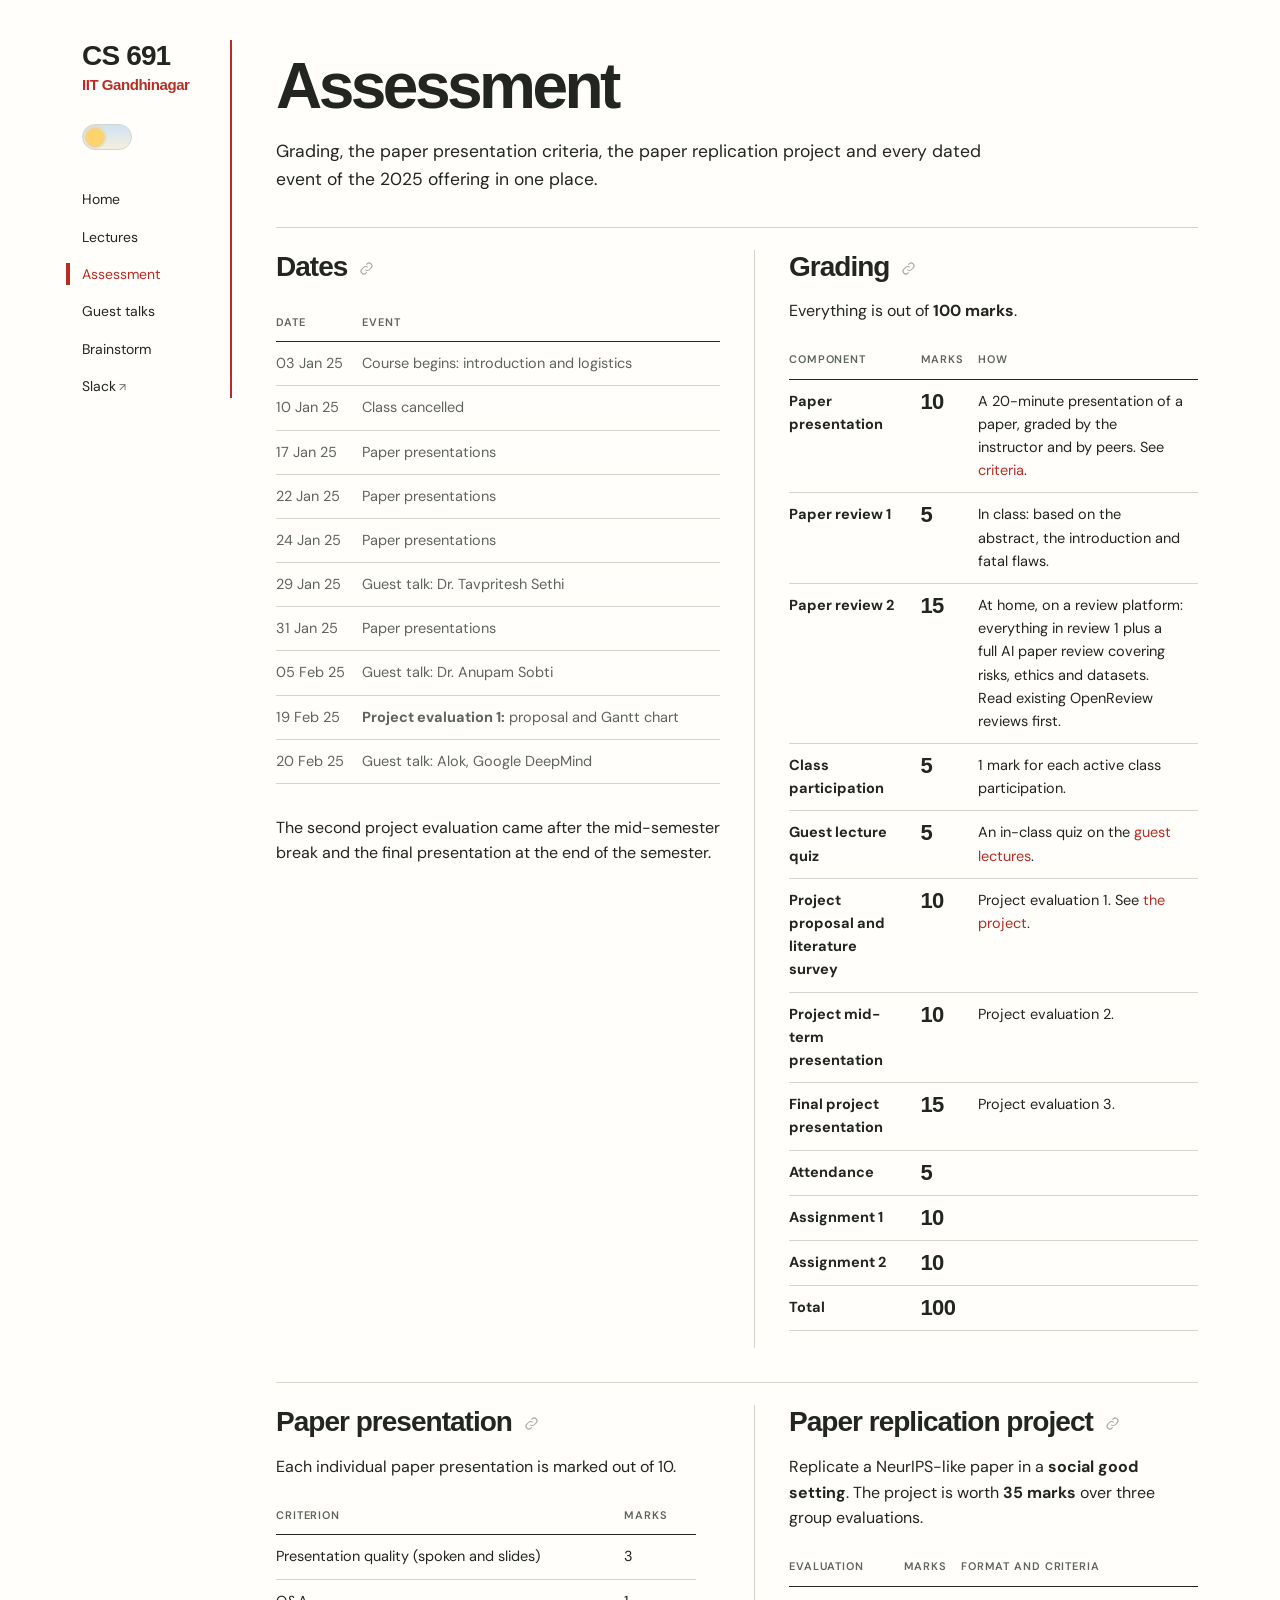
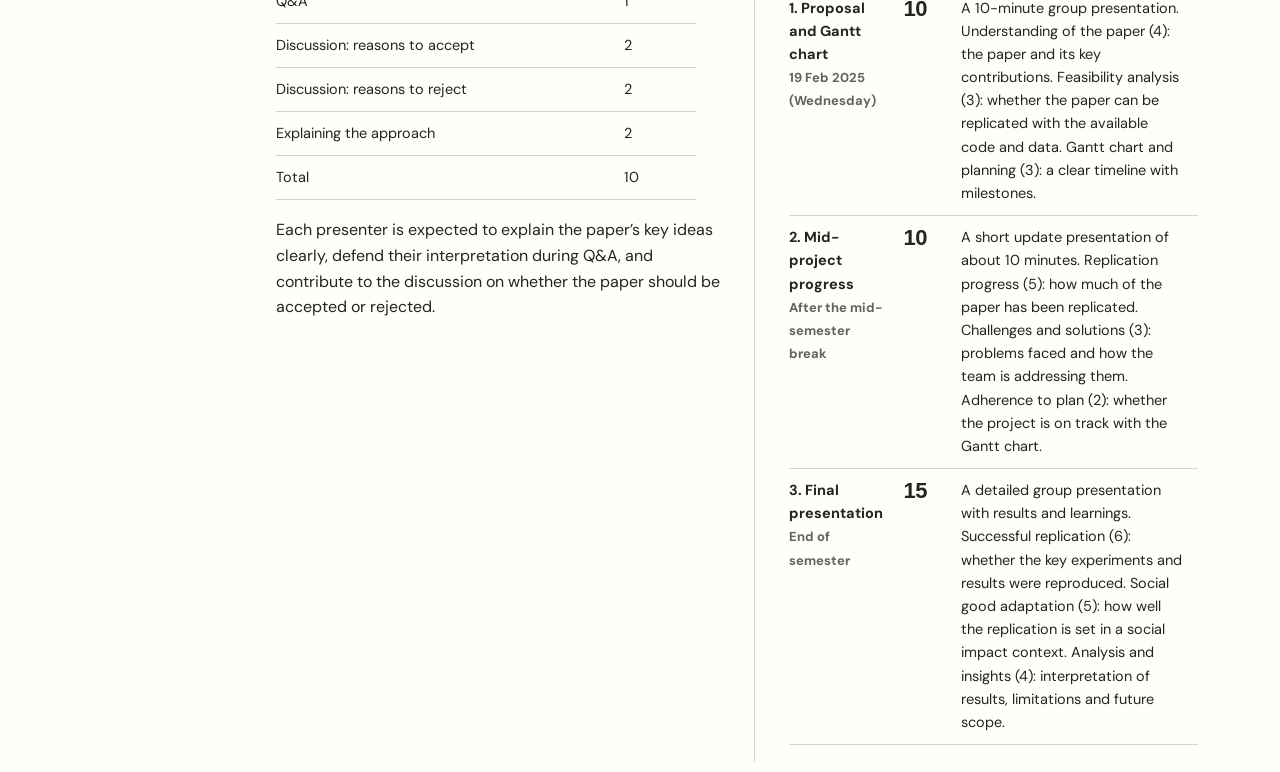
<file: grading.html>
<!DOCTYPE html>
<html xmlns="http://www.w3.org/1999/xhtml" lang="en" xml:lang="en"><head>

<meta charset="utf-8">
<meta name="generator" content="quarto-1.10.19">

<meta name="viewport" content="width=device-width, initial-scale=1.0, user-scalable=yes">


<title>Grading – CS 691 · AI for Social Good</title>
<style>
/* Default styles provided by pandoc.
** See https://pandoc.org/MANUAL.html#variables-for-html for config info.
*/
span.smallcaps{font-variant: small-caps;}
div.columns{display: flex; gap: 1.5em;}
div.column{flex: auto;}
@media screen {
div.columns{gap: min(4vw, 1.5em);}
div.column{overflow-x: auto;}
}
div.hanging-indent{margin-left: 1.5em; text-indent: -1.5em;}
ul.task-list{list-style: none;}
ul.task-list li input[type="checkbox"] {
  width: 0.8em;
  margin: 0 0.8em 0.2em -1em; /* quarto-specific, see https://github.com/quarto-dev/quarto-cli/issues/4556 */ 
  vertical-align: middle;
}
</style>


<script src="site_libs/quarto-nav/quarto-nav.js"></script>
<link href="./favicon.svg" rel="icon" type="image/svg+xml">
<script src="site_libs/clipboard/clipboard.min.js"></script>
<script src="site_libs/quarto-html/quarto.js" type="module"></script>
<script src="site_libs/quarto-html/tabsets/tabsets.js" type="module"></script>
<script src="site_libs/quarto-html/popper.min.js"></script>
<script src="site_libs/quarto-html/tippy.umd.min.js"></script>
<link href="site_libs/quarto-html/tippy.css" rel="stylesheet">
<link href="site_libs/quarto-html/quarto-syntax-highlighting-bf27225e3a48a9273f3daa8f8e829971.css" rel="stylesheet" id="quarto-text-highlighting-styles">
<script src="site_libs/bootstrap/bootstrap.min.js"></script>
<link href="site_libs/bootstrap/bootstrap-icons.css" rel="stylesheet">
<link href="site_libs/bootstrap/bootstrap-7ec72f452c5d4fd3a48841bf9c27c350.min.css" rel="stylesheet" append-hash="true" id="quarto-bootstrap" data-mode="light">
<script id="quarto-search-options" type="application/json">{
  "language": {
    "search-no-results-text": "No results",
    "search-matching-documents-text": "matching documents",
    "search-copy-link-title": "Copy link to search",
    "search-hide-matches-text": "Hide additional matches",
    "search-more-match-text": "more match in this document",
    "search-more-matches-text": "more matches in this document",
    "search-clear-button-title": "Clear",
    "search-text-placeholder": "",
    "search-detached-cancel-button-title": "Cancel",
    "search-submit-button-title": "Submit",
    "search-label": "Search"
  }
}</script>
<link rel="preconnect" href="https://fonts.googleapis.com">
<link rel="preconnect" href="https://fonts.gstatic.com" crossorigin="">
<link href="https://fonts.googleapis.com/css2?family=DM+Sans:opsz,wght@9..40,400;9..40,500;9..40,600;9..40,700&amp;display=swap" rel="stylesheet">
<script>
// Light and dark: follow the system unless the switch has saved a choice. Runs before the page paints.
(() => {
  const root = document.documentElement, key = 'aisg25-theme';
  const mq = window.matchMedia ? matchMedia('(prefers-color-scheme: dark)') : { matches: false };
  const get = () => { try { return localStorage.getItem(key); } catch { return null; } };
  const set = v => { try { v ? localStorage.setItem(key, v) : localStorage.removeItem(key); } catch {} };
  function apply() {
    const t = get();
    if (t === 'light' || t === 'dark') root.setAttribute('data-theme', t); else root.removeAttribute('data-theme');
    const dark = t === 'light' || t === 'dark' ? t === 'dark' : mq.matches;
    root.setAttribute('data-bs-theme', dark ? 'dark' : 'light');
    document.querySelectorAll('.mode').forEach(b => {
      b.setAttribute('aria-checked', String(dark));
      b.setAttribute('aria-label', dark ? 'Switch to light mode' : 'Switch to dark mode');
      b.title = b.getAttribute('aria-label');
    });
    return dark;
  }
  apply();
  if (mq.addEventListener) mq.addEventListener('change', apply);
  window.addEventListener('storage', e => { if (e.key === key) apply(); });
  document.addEventListener('DOMContentLoaded', () => {
    apply();
    document.querySelectorAll('.mode').forEach(b => b.addEventListener('click', () => {
      const dark = b.getAttribute('aria-checked') !== 'true';
      // A choice that matches the system clears the override, so the site keeps following the system.
      set(dark === mq.matches ? null : (dark ? 'dark' : 'light'));
      apply();
    }));
  });
})();
</script>
<meta http-equiv="refresh" content="0; url=assessment.html#grading">
<link rel="canonical" href="https://nipunbatra.github.io/aisg25/assessment.html#grading">
<meta name="robots" content="noindex">


</head>

<body class="dl fullcontent quarto-light">

<div id="quarto-search-results"></div>
<!-- content -->
<div id="quarto-content" class="quarto-container page-columns page-rows-contents page-layout-article">
<!-- sidebar -->
<!-- margin-sidebar -->
    
<!-- main -->
<main class="content page-columns page-full" id="quarto-document-content">
<aside class="rail">
  <a class="code" href="./index.html" data-page="index.html">CS 691</a>
  <span class="inst">IIT Gandhinagar</span>
  <div class="appearance"><button type="button" class="mode" role="switch" aria-checked="false" aria-label="Switch to dark mode"><span class="sky"></span><span class="stars"><b style="left:9px;top:6px"></b><b style="left:15px;top:15px"></b><b style="left:5px;top:17px"></b></span><span class="knob"></span></button></div>
  <nav aria-label="Course">
    <a href="./index.html" data-page="index.html">Home</a>
    <a href="./schedule.html" data-page="schedule.html">Lectures</a>
    <a href="./assessment.html" data-page="assessment.html">Assessment</a>
    <a href="./seminar.html" data-page="seminar.html">Guest talks</a>
    <a href="./brainstorm.html" data-page="brainstorm.html">Brainstorm</a>
    <a class="ext" href="https://join.slack.com/t/aisg25/shared_invite/zt-2x40x4807-FnV~CCni2CzyrV~eXloG_A" target="_blank" rel="noopener noreferrer">Slack</a>
  </nav>
</aside>
<script>document.body.prepend(document.currentScript.previousElementSibling);</script>

<header id="title-block-header" class="quarto-title-block default">
<div class="quarto-title">
<h1 class="title">Grading</h1>
</div>



<div class="quarto-title-meta">

    
  
    
  </div>
  


</header>


<p>This page has moved: <a href="./assessment.html#grading">go to Grading</a>.</p>



</main> <!-- /main -->
<footer class="foot">
  <span>Prof. Nipun Batra · IIT Gandhinagar · Semester II, 2024–25</span>
  <span><a href="https://nipunbatra.github.io/teaching.html">All courses</a> · <a href="https://nipunbatra.github.io">nipunbatra.github.io</a></span>
</footer>
<script>document.body.append(document.currentScript.previousElementSibling);</script>
<script>
(() => {
  // Mark the current page in the rail. Quarto writes the rail links relative to this page.
  const home = document.querySelector('.rail a.code');
  const root = home ? new URL(home.getAttribute('href'), location.href).pathname.replace(/[^/]*$/, '') : '/';
  let rel = location.pathname.startsWith(root) ? location.pathname.slice(root.length) : '';
  if (rel === '' || rel.endsWith('/')) rel += 'index.html';
  else if (!/\.[a-z]+$/i.test(rel)) rel += '.html';
  // A data-page ending in "/" marks a whole folder (for example Assignments/).
  document.querySelectorAll('.rail nav a[data-page]').forEach(a => {
    const p = a.dataset.page;
    if (p.endsWith('/') ? rel.startsWith(p) : rel === p) a.setAttribute('aria-current', 'page');
  });

  // Copy-link buttons on section headings, lectures and assignment questions.
  const LINK = '<svg viewBox="0 0 24 24" aria-hidden="true"><path d="M10 14a4.5 4.5 0 0 0 6.4 0l3-3a4.5 4.5 0 0 0-6.4-6.4l-1.2 1.2"/><path d="M14 10a4.5 4.5 0 0 0-6.4 0l-3 3a4.5 4.5 0 0 0 6.4 6.4l1.2-1.2"/></svg>';
  document.querySelectorAll('main.content :is(h2, h3, h4)').forEach(h => {
    if (h.closest('.next, .quarto-title-block, .callout, details') || h.querySelector('.anchor')) return;
    const row = h.closest('tr[id]');
    const sec = h.parentElement.tagName === 'SECTION' ? h.parentElement : h.closest('.mod');
    const target = row || (sec && sec.id ? sec : null) || (h.id ? h : null);
    if (!target) return;
    const id = target.id;
    const b = document.createElement('button');
    b.type = 'button';
    b.className = 'anchor';
    b.title = 'Copy link';
    b.setAttribute('aria-label', 'Copy link to ' + (row ? 'lecture ' + id.replace('lecture-', '') : h.textContent.trim()));
    b.innerHTML = LINK + '<span class="done">Copied</span>';
    b.addEventListener('click', () => {
      const url = location.origin + location.pathname + '#' + id;
      history.replaceState(null, '', '#' + id);
      const done = () => { b.classList.add('copied'); setTimeout(() => b.classList.remove('copied'), 1600); };
      if (navigator.clipboard) navigator.clipboard.writeText(url).then(done, () => {});
    });
    h.append(b);
  });

  // Contain wide tables in assignments and policies.
  document.querySelectorAll('main.content table:not(.lt):not(.t)').forEach(table => {
    if (table.parentElement.classList.contains('course-table-scroll')) return;
    const wrapper = document.createElement('div');
    wrapper.className = 'course-table-scroll';
    wrapper.setAttribute('role', 'region');
    wrapper.setAttribute('aria-label', 'Scrollable table');
    wrapper.tabIndex = 0;
    table.before(wrapper);
    wrapper.append(table);
    if (table.rows[0]?.cells.length <= 2) table.classList.add('course-table-compact');
  });

  // Dates: read the table in _dates.qmd ("08 Oct 26" or "08 Oct 26, 6:30 pm", IST), grey out the past,
  // draw a Today line on Assessment and list what is coming up on Home.
  const MONTHS = { Jan: 0, Feb: 1, Mar: 2, Apr: 3, May: 4, Jun: 5, Jul: 6, Aug: 7, Sep: 8, Oct: 9, Nov: 10, Dec: 11 };
  const IST = 330 * 60000, DAY = 864e5;
  const istDay = t => Math.floor((t + IST) / DAY);
  const now = Date.now(), today = istDay(now);
  const START = Date.UTC(2024, 11, 30) / DAY; // Monday of the first teaching week
  function parse(text) {
    const m = text.match(/(\d{1,2}) ([A-Z][a-z]{2}) (\d{2})(?:,\s*(\d{1,2}):(\d{2})\s*(am|pm))?/i);
    if (!m) return null;
    const [, d, mon, y, hh, mm, ap] = m;
    const day = Date.UTC(2000 + +y, MONTHS[mon], +d) / DAY;
    let end;
    if (hh) end = Date.UTC(2000 + +y, MONTHS[mon], +d, (+hh % 12) + (ap.toLowerCase() === 'pm' ? 12 : 0), +mm) - IST;
    else end = (day + 1) * DAY - IST - 1;
    return { day, end, time: hh ? `${hh}:${mm} ${ap}` : '' };
  }
  const fmt = (day, opts) => new Date(day * DAY).toLocaleDateString('en-GB', Object.assign({ timeZone: 'UTC' }, opts));
  document.querySelectorAll('.dates table').forEach(table => {
    table.classList.add('t');
    const rows = [...table.tBodies[0].rows].map(tr => ({ tr, when: parse(tr.cells[0].textContent) })).filter(r => r.when);
    const box = table.closest('.next');
    if (box) {
      // Home: the next four dates, grouped by day.
      const groups = [];
      rows.filter(r => r.when.end >= now).forEach(r => {
        const g = groups.find(x => x.day === r.when.day);
        if (g) g.rows.push(r); else groups.push({ day: r.when.day, time: r.when.time, rows: [r] });
      });
      const ol = document.createElement('ol');
      groups.slice(0, 4).forEach(g => {
        const left = g.day - today;
        const li = document.createElement('li');
        if (left <= 3) li.className = 'hot';
        const rel = left === 0 ? 'today' : left === 1 ? 'tomorrow' : `in ${left} days`;
        li.innerHTML = `<span class="d">${fmt(g.day, { day: '2-digit', month: 'short' })}<small>${fmt(g.day, { weekday: 'short' })}${g.time ? ' ' + g.time : ''}<br>${rel}</small></span><span></span>`;
        g.rows.forEach((r, i) => {
          if (i) li.lastChild.append(document.createElement('br'));
          const cell = r.tr.cells[1].cloneNode(true);
          li.lastChild.append(...cell.childNodes);
        });
        ol.append(li);
      });
      if (!groups.length) ol.innerHTML = '<li><span></span><span>No more dates this semester.</span></li>';
      table.closest('.dates').replaceWith(ol);
      return;
    }
    // Assessment: grey out the past, mark this week, and draw the Today line.
    let placed = false;
    rows.forEach(({ tr, when }) => {
      const past = when.end < now;
      tr.classList.toggle('past', past);
      const tag = document.createElement('td');
      tag.className = 'tag';
      if (!past && when.day - today <= 7) tag.innerHTML = '<span class="pill now">This week</span>';
      tr.append(tag);
      if (!past && !placed) {
        placed = true;
        const t = document.createElement('tr');
        t.className = 'today';
        const week = Math.floor((today - START) / 7) + 1;
        t.innerHTML = `<td>Today, ${fmt(today, { day: '2-digit', month: 'short' })}</td><td colspan="2">${week >= 1 && week <= 17 ? 'Week ' + week : ''}</td>`;
        tr.before(t);
      }
    });
    const head = table.tHead?.rows[0];
    if (head) head.append(document.createElement('th'));
  });
})();
</script>
<script id="quarto-html-after-body" type="application/javascript">
  window.document.addEventListener("DOMContentLoaded", function (event) {
    const isCodeAnnotation = (el) => {
      for (const clz of el.classList) {
        if (clz.startsWith('code-annotation-')) {                     
          return true;
        }
      }
      return false;
    }
    const onCopySuccess = function(e) {
      // button target
      const button = e.trigger;
      // don't keep focus
      button.blur();
      // flash "checked"
      button.classList.add('code-copy-button-checked');
      var currentTitle = button.getAttribute("title");
      button.setAttribute("title", "Copied!");
      let tooltip;
      if (window.bootstrap) {
        button.setAttribute("data-bs-toggle", "tooltip");
        button.setAttribute("data-bs-placement", "left");
        button.setAttribute("data-bs-title", "Copied!");
        tooltip = new bootstrap.Tooltip(button, 
          { trigger: "manual", 
            customClass: "code-copy-button-tooltip",
            offset: [0, -8]});
        tooltip.show();    
      }
      setTimeout(function() {
        if (tooltip) {
          tooltip.hide();
          button.removeAttribute("data-bs-title");
          button.removeAttribute("data-bs-toggle");
          button.removeAttribute("data-bs-placement");
        }
        button.setAttribute("title", currentTitle);
        button.classList.remove('code-copy-button-checked');
      }, 1000);
      // clear code selection
      e.clearSelection();
    }
    const getTextToCopy = function(trigger) {
      const outerScaffold = trigger.parentElement.cloneNode(true);
      const codeEl = outerScaffold.querySelector('code');
      for (const childEl of codeEl.children) {
        if (isCodeAnnotation(childEl)) {
          childEl.remove();
        }
      }
      return codeEl.innerText;
    }
    const clipboard = new window.ClipboardJS('.code-copy-button:not([data-in-quarto-modal])', {
      text: getTextToCopy
    });
    clipboard.on('success', onCopySuccess);
    if (window.document.getElementById('quarto-embedded-source-code-modal')) {
      const clipboardModal = new window.ClipboardJS('.code-copy-button[data-in-quarto-modal]', {
        text: getTextToCopy,
        container: window.document.getElementById('quarto-embedded-source-code-modal')
      });
      clipboardModal.on('success', onCopySuccess);
    }
      var localhostRegex = new RegExp(/^(?:http|https):\/\/localhost\:?[0-9]*\//);
      var mailtoRegex = new RegExp(/^mailto:/);
        var filterRegex = new RegExp("https:\/\/nipunbatra\.github\.io\/aisg25\/");
      var isInternal = (href) => {
          return filterRegex.test(href) || localhostRegex.test(href) || mailtoRegex.test(href);
      }
      // Inspect non-navigation links and adorn them if external
     var links = window.document.querySelectorAll('a[href]:not(.nav-link):not(.navbar-brand):not(.toc-action):not(.sidebar-link):not(.sidebar-item-toggle):not(.pagination-link):not(.no-external):not([aria-hidden]):not(.dropdown-item):not(.quarto-navigation-tool):not(.about-link)');
      for (var i=0; i<links.length; i++) {
        const link = links[i];
        if (!isInternal(link.href)) {
          // undo the damage that might have been done by quarto-nav.js in the case of
          // links that we want to consider external
          if (link.dataset.originalHref !== undefined) {
            link.href = link.dataset.originalHref;
          }
            // target, if specified
            link.setAttribute("target", "_blank");
            if (link.getAttribute("rel") === null) {
              link.setAttribute("rel", "noopener");
            }
        }
      }
    function tippyHover(el, contentFn, onTriggerFn, onUntriggerFn) {
      const config = {
        allowHTML: true,
        maxWidth: 500,
        delay: 100,
        arrow: false,
        appendTo: function(el) {
            return el.parentElement;
        },
        interactive: true,
        interactiveBorder: 10,
        theme: 'quarto',
        placement: 'bottom-start',
      };
      if (contentFn) {
        config.content = contentFn;
      }
      if (onTriggerFn) {
        config.onTrigger = onTriggerFn;
      }
      if (onUntriggerFn) {
        config.onUntrigger = onUntriggerFn;
      }
      window.tippy(el, config); 
    }
    const noterefs = window.document.querySelectorAll('a[role="doc-noteref"]');
    for (var i=0; i<noterefs.length; i++) {
      const ref = noterefs[i];
      tippyHover(ref, function() {
        // use id or data attribute instead here
        let href = ref.getAttribute('data-footnote-href') || ref.getAttribute('href');
        try { href = new URL(href).hash; } catch {}
        const id = href.replace(/^#\/?/, "");
        const note = window.document.getElementById(id);
        if (note) {
          return note.innerHTML;
        } else {
          return "";
        }
      });
    }
    const xrefs = window.document.querySelectorAll('a.quarto-xref');
    const processXRef = (id, note) => {
      // Strip column container classes
      const stripColumnClz = (el) => {
        el.classList.remove("page-full", "page-columns");
        if (el.children) {
          for (const child of el.children) {
            stripColumnClz(child);
          }
        }
      }
      stripColumnClz(note)
      if (id === null || id.startsWith('sec-')) {
        // Special case sections, only their first couple elements
        const container = document.createElement("div");
        if (note.children && note.children.length > 2) {
          container.appendChild(note.children[0].cloneNode(true));
          for (let i = 1; i < note.children.length; i++) {
            const child = note.children[i];
            if (child.tagName === "P" && child.innerText === "") {
              continue;
            } else {
              container.appendChild(child.cloneNode(true));
              break;
            }
          }
          if (window.Quarto?.typesetMath) {
            window.Quarto.typesetMath(container);
          }
          return container.innerHTML
        } else {
          if (window.Quarto?.typesetMath) {
            window.Quarto.typesetMath(note);
          }
          return note.innerHTML;
        }
      } else {
        // Remove any anchor links if they are present
        const anchorLink = note.querySelector('a.anchorjs-link');
        if (anchorLink) {
          anchorLink.remove();
        }
        if (window.Quarto?.typesetMath) {
          window.Quarto.typesetMath(note);
        }
        if (note.classList.contains("callout")) {
          return note.outerHTML;
        } else {
          return note.innerHTML;
        }
      }
    }
    for (var i=0; i<xrefs.length; i++) {
      const xref = xrefs[i];
      tippyHover(xref, undefined, function(instance) {
        instance.disable();
        let url = xref.getAttribute('href');
        let hash = undefined; 
        if (url.startsWith('#')) {
          hash = url;
        } else {
          try { hash = new URL(url).hash; } catch {}
        }
        if (hash) {
          const id = hash.replace(/^#\/?/, "");
          const note = window.document.getElementById(id);
          if (note !== null) {
            try {
              const html = processXRef(id, note.cloneNode(true));
              instance.setContent(html);
            } finally {
              instance.enable();
              instance.show();
            }
          } else {
            // See if we can fetch this
            fetch(url.split('#')[0])
            .then(res => res.text())
            .then(html => {
              const parser = new DOMParser();
              const htmlDoc = parser.parseFromString(html, "text/html");
              const note = htmlDoc.getElementById(id);
              if (note !== null) {
                const html = processXRef(id, note);
                instance.setContent(html);
              } 
            }).finally(() => {
              instance.enable();
              instance.show();
            });
          }
        } else {
          // See if we can fetch a full url (with no hash to target)
          // This is a special case and we should probably do some content thinning / targeting
          fetch(url)
          .then(res => res.text())
          .then(html => {
            const parser = new DOMParser();
            const htmlDoc = parser.parseFromString(html, "text/html");
            const note = htmlDoc.querySelector('main.content');
            if (note !== null) {
              // This should only happen for chapter cross references
              // (since there is no id in the URL)
              // remove the first header
              if (note.children.length > 0 && note.children[0].tagName === "HEADER") {
                note.children[0].remove();
              }
              const html = processXRef(null, note);
              instance.setContent(html);
            } 
          }).finally(() => {
            instance.enable();
            instance.show();
          });
        }
      }, function(instance) {
      });
    }
        let selectedAnnoteEl;
        const selectorForAnnotation = ( cell, annotation) => {
          let cellAttr = 'data-code-cell="' + cell + '"';
          let lineAttr = 'data-code-annotation="' +  annotation + '"';
          const selector = 'span[' + cellAttr + '][' + lineAttr + ']';
          return selector;
        }
        const selectCodeLines = (annoteEl) => {
          const doc = window.document;
          const targetCell = annoteEl.getAttribute("data-target-cell");
          const targetAnnotation = annoteEl.getAttribute("data-target-annotation");
          const annoteSpan = window.document.querySelector(selectorForAnnotation(targetCell, targetAnnotation));
          const lines = annoteSpan.getAttribute("data-code-lines").split(",");
          const lineIds = lines.map((line) => {
            return targetCell + "-" + line;
          })
          let top = null;
          let height = null;
          let parent = null;
          if (lineIds.length > 0) {
              //compute the position of the single el (top and bottom and make a div)
              const el = window.document.getElementById(lineIds[0]);
              top = el.offsetTop;
              height = el.offsetHeight;
              parent = el.parentElement.parentElement;
            if (lineIds.length > 1) {
              const lastEl = window.document.getElementById(lineIds[lineIds.length - 1]);
              const bottom = lastEl.offsetTop + lastEl.offsetHeight;
              height = bottom - top;
            }
            if (top !== null && height !== null && parent !== null) {
              // cook up a div (if necessary) and position it 
              let div = window.document.getElementById("code-annotation-line-highlight");
              if (div === null) {
                div = window.document.createElement("div");
                div.setAttribute("id", "code-annotation-line-highlight");
                div.style.position = 'absolute';
                parent.appendChild(div);
              }
              div.style.top = top - 2 + "px";
              div.style.height = height + 4 + "px";
              div.style.left = 0;
              let gutterDiv = window.document.getElementById("code-annotation-line-highlight-gutter");
              if (gutterDiv === null) {
                gutterDiv = window.document.createElement("div");
                gutterDiv.setAttribute("id", "code-annotation-line-highlight-gutter");
                gutterDiv.style.position = 'absolute';
                const codeCell = window.document.getElementById(targetCell);
                const gutter = codeCell.querySelector('.code-annotation-gutter');
                gutter.appendChild(gutterDiv);
              }
              gutterDiv.style.top = top - 2 + "px";
              gutterDiv.style.height = height + 4 + "px";
            }
            selectedAnnoteEl = annoteEl;
          }
        };
        const unselectCodeLines = () => {
          const elementsIds = ["code-annotation-line-highlight", "code-annotation-line-highlight-gutter"];
          elementsIds.forEach((elId) => {
            const div = window.document.getElementById(elId);
            if (div) {
              div.remove();
            }
          });
          selectedAnnoteEl = undefined;
        };
          // Handle positioning of the toggle
      window.addEventListener(
        "resize",
        throttle(() => {
          elRect = undefined;
          if (selectedAnnoteEl) {
            selectCodeLines(selectedAnnoteEl);
          }
        }, 10)
      );
      function throttle(fn, ms) {
      let throttle = false;
      let timer;
        return (...args) => {
          if(!throttle) { // first call gets through
              fn.apply(this, args);
              throttle = true;
          } else { // all the others get throttled
              if(timer) clearTimeout(timer); // cancel #2
              timer = setTimeout(() => {
                fn.apply(this, args);
                timer = throttle = false;
              }, ms);
          }
        };
      }
        // Attach click handler to the DT
        const annoteDls = window.document.querySelectorAll('dt[data-target-cell]');
        for (const annoteDlNode of annoteDls) {
          annoteDlNode.addEventListener('click', (event) => {
            const clickedEl = event.target;
            if (clickedEl !== selectedAnnoteEl) {
              unselectCodeLines();
              const activeEl = window.document.querySelector('dt[data-target-cell].code-annotation-active');
              if (activeEl) {
                activeEl.classList.remove('code-annotation-active');
              }
              selectCodeLines(clickedEl);
              clickedEl.classList.add('code-annotation-active');
            } else {
              // Unselect the line
              unselectCodeLines();
              clickedEl.classList.remove('code-annotation-active');
            }
          });
        }
    const findCites = (el) => {
      const parentEl = el.parentElement;
      if (parentEl) {
        const cites = parentEl.dataset.cites;
        if (cites) {
          return {
            el,
            cites: cites.split(' ')
          };
        } else {
          return findCites(el.parentElement)
        }
      } else {
        return undefined;
      }
    };
    var bibliorefs = window.document.querySelectorAll('a[role="doc-biblioref"]');
    for (var i=0; i<bibliorefs.length; i++) {
      const ref = bibliorefs[i];
      const citeInfo = findCites(ref);
      if (citeInfo) {
        tippyHover(citeInfo.el, function() {
          var popup = window.document.createElement('div');
          citeInfo.cites.forEach(function(cite) {
            var citeDiv = window.document.createElement('div');
            citeDiv.classList.add('hanging-indent');
            citeDiv.classList.add('csl-entry');
            var biblioDiv = window.document.getElementById('ref-' + cite);
            if (biblioDiv) {
              citeDiv.innerHTML = biblioDiv.innerHTML;
            }
            popup.appendChild(citeDiv);
          });
          return popup.innerHTML;
        });
      }
    }
  });
  </script>
</div> <!-- /content -->




</body></html>
</file>
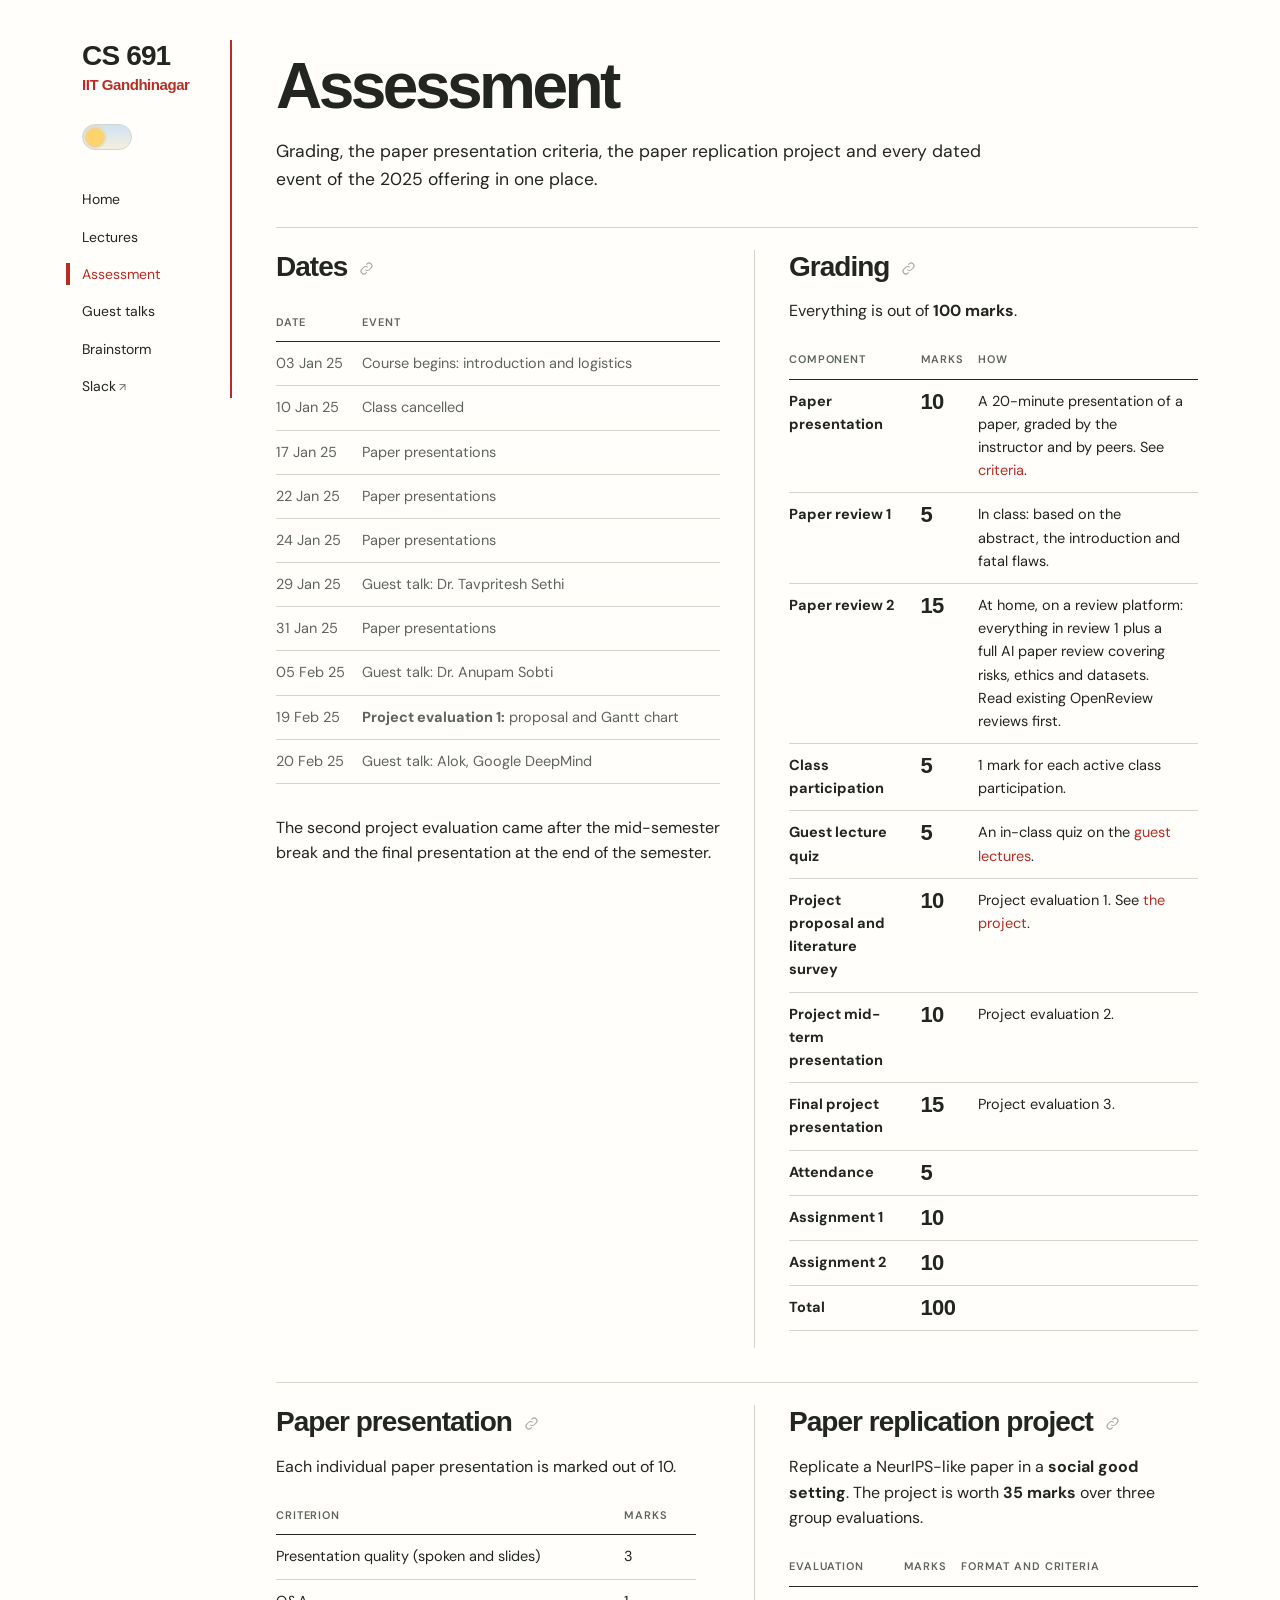
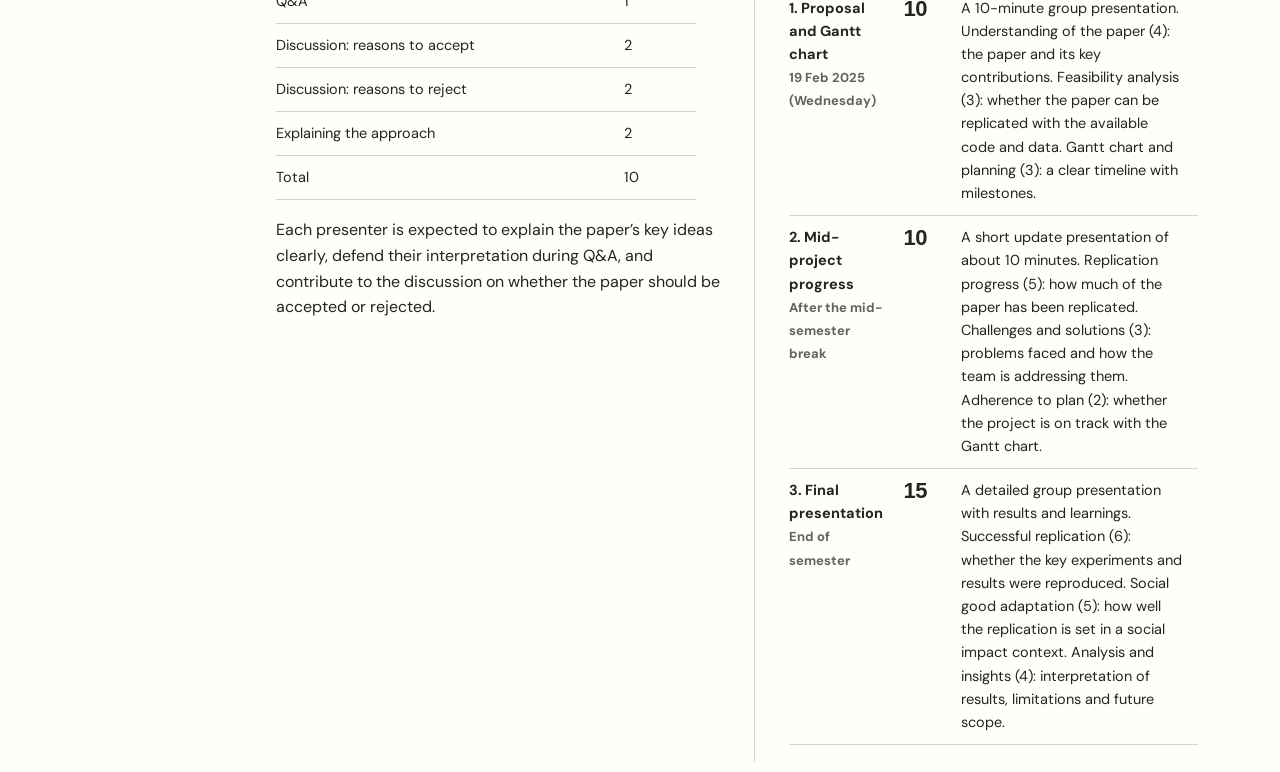
<file: quizzes.html>
<!DOCTYPE html>
<html xmlns="http://www.w3.org/1999/xhtml" lang="en" xml:lang="en"><head>

<meta charset="utf-8">
<meta name="generator" content="quarto-1.10.19">

<meta name="viewport" content="width=device-width, initial-scale=1.0, user-scalable=yes">


<title>Quizzes – CS 691 · AI for Social Good</title>
<style>
/* Default styles provided by pandoc.
** See https://pandoc.org/MANUAL.html#variables-for-html for config info.
*/
span.smallcaps{font-variant: small-caps;}
div.columns{display: flex; gap: 1.5em;}
div.column{flex: auto;}
@media screen {
div.columns{gap: min(4vw, 1.5em);}
div.column{overflow-x: auto;}
}
div.hanging-indent{margin-left: 1.5em; text-indent: -1.5em;}
ul.task-list{list-style: none;}
ul.task-list li input[type="checkbox"] {
  width: 0.8em;
  margin: 0 0.8em 0.2em -1em; /* quarto-specific, see https://github.com/quarto-dev/quarto-cli/issues/4556 */ 
  vertical-align: middle;
}
</style>


<script src="site_libs/quarto-nav/quarto-nav.js"></script>
<link href="./favicon.svg" rel="icon" type="image/svg+xml">
<script src="site_libs/clipboard/clipboard.min.js"></script>
<script src="site_libs/quarto-html/quarto.js" type="module"></script>
<script src="site_libs/quarto-html/tabsets/tabsets.js" type="module"></script>
<script src="site_libs/quarto-html/popper.min.js"></script>
<script src="site_libs/quarto-html/tippy.umd.min.js"></script>
<link href="site_libs/quarto-html/tippy.css" rel="stylesheet">
<link href="site_libs/quarto-html/quarto-syntax-highlighting-bf27225e3a48a9273f3daa8f8e829971.css" rel="stylesheet" id="quarto-text-highlighting-styles">
<script src="site_libs/bootstrap/bootstrap.min.js"></script>
<link href="site_libs/bootstrap/bootstrap-icons.css" rel="stylesheet">
<link href="site_libs/bootstrap/bootstrap-7ec72f452c5d4fd3a48841bf9c27c350.min.css" rel="stylesheet" append-hash="true" id="quarto-bootstrap" data-mode="light">
<script id="quarto-search-options" type="application/json">{
  "language": {
    "search-no-results-text": "No results",
    "search-matching-documents-text": "matching documents",
    "search-copy-link-title": "Copy link to search",
    "search-hide-matches-text": "Hide additional matches",
    "search-more-match-text": "more match in this document",
    "search-more-matches-text": "more matches in this document",
    "search-clear-button-title": "Clear",
    "search-text-placeholder": "",
    "search-detached-cancel-button-title": "Cancel",
    "search-submit-button-title": "Submit",
    "search-label": "Search"
  }
}</script>
<link rel="preconnect" href="https://fonts.googleapis.com">
<link rel="preconnect" href="https://fonts.gstatic.com" crossorigin="">
<link href="https://fonts.googleapis.com/css2?family=DM+Sans:opsz,wght@9..40,400;9..40,500;9..40,600;9..40,700&amp;display=swap" rel="stylesheet">
<script>
// Light and dark: follow the system unless the switch has saved a choice. Runs before the page paints.
(() => {
  const root = document.documentElement, key = 'aisg25-theme';
  const mq = window.matchMedia ? matchMedia('(prefers-color-scheme: dark)') : { matches: false };
  const get = () => { try { return localStorage.getItem(key); } catch { return null; } };
  const set = v => { try { v ? localStorage.setItem(key, v) : localStorage.removeItem(key); } catch {} };
  function apply() {
    const t = get();
    if (t === 'light' || t === 'dark') root.setAttribute('data-theme', t); else root.removeAttribute('data-theme');
    const dark = t === 'light' || t === 'dark' ? t === 'dark' : mq.matches;
    root.setAttribute('data-bs-theme', dark ? 'dark' : 'light');
    document.querySelectorAll('.mode').forEach(b => {
      b.setAttribute('aria-checked', String(dark));
      b.setAttribute('aria-label', dark ? 'Switch to light mode' : 'Switch to dark mode');
      b.title = b.getAttribute('aria-label');
    });
    return dark;
  }
  apply();
  if (mq.addEventListener) mq.addEventListener('change', apply);
  window.addEventListener('storage', e => { if (e.key === key) apply(); });
  document.addEventListener('DOMContentLoaded', () => {
    apply();
    document.querySelectorAll('.mode').forEach(b => b.addEventListener('click', () => {
      const dark = b.getAttribute('aria-checked') !== 'true';
      // A choice that matches the system clears the override, so the site keeps following the system.
      set(dark === mq.matches ? null : (dark ? 'dark' : 'light'));
      apply();
    }));
  });
})();
</script>
<meta http-equiv="refresh" content="0; url=assessment.html">
<link rel="canonical" href="https://nipunbatra.github.io/aisg25/assessment.html">
<meta name="robots" content="noindex">


</head>

<body class="dl fullcontent quarto-light">

<div id="quarto-search-results"></div>
<!-- content -->
<div id="quarto-content" class="quarto-container page-columns page-rows-contents page-layout-article">
<!-- sidebar -->
<!-- margin-sidebar -->
    
<!-- main -->
<main class="content page-columns page-full" id="quarto-document-content">
<aside class="rail">
  <a class="code" href="./index.html" data-page="index.html">CS 691</a>
  <span class="inst">IIT Gandhinagar</span>
  <div class="appearance"><button type="button" class="mode" role="switch" aria-checked="false" aria-label="Switch to dark mode"><span class="sky"></span><span class="stars"><b style="left:9px;top:6px"></b><b style="left:15px;top:15px"></b><b style="left:5px;top:17px"></b></span><span class="knob"></span></button></div>
  <nav aria-label="Course">
    <a href="./index.html" data-page="index.html">Home</a>
    <a href="./schedule.html" data-page="schedule.html">Lectures</a>
    <a href="./assessment.html" data-page="assessment.html">Assessment</a>
    <a href="./seminar.html" data-page="seminar.html">Guest talks</a>
    <a href="./brainstorm.html" data-page="brainstorm.html">Brainstorm</a>
    <a class="ext" href="https://join.slack.com/t/aisg25/shared_invite/zt-2x40x4807-FnV~CCni2CzyrV~eXloG_A" target="_blank" rel="noopener noreferrer">Slack</a>
  </nav>
</aside>
<script>document.body.prepend(document.currentScript.previousElementSibling);</script>

<header id="title-block-header" class="quarto-title-block default">
<div class="quarto-title">
<h1 class="title">Quizzes</h1>
</div>



<div class="quarto-title-meta">

    
  
    
  </div>
  


</header>


<p>This page has moved: <a href="./assessment.html">go to Assessment</a>.</p>



</main> <!-- /main -->
<footer class="foot">
  <span>Prof. Nipun Batra · IIT Gandhinagar · Semester II, 2024–25</span>
  <span><a href="https://nipunbatra.github.io/teaching.html">All courses</a> · <a href="https://nipunbatra.github.io">nipunbatra.github.io</a></span>
</footer>
<script>document.body.append(document.currentScript.previousElementSibling);</script>
<script>
(() => {
  // Mark the current page in the rail. Quarto writes the rail links relative to this page.
  const home = document.querySelector('.rail a.code');
  const root = home ? new URL(home.getAttribute('href'), location.href).pathname.replace(/[^/]*$/, '') : '/';
  let rel = location.pathname.startsWith(root) ? location.pathname.slice(root.length) : '';
  if (rel === '' || rel.endsWith('/')) rel += 'index.html';
  else if (!/\.[a-z]+$/i.test(rel)) rel += '.html';
  // A data-page ending in "/" marks a whole folder (for example Assignments/).
  document.querySelectorAll('.rail nav a[data-page]').forEach(a => {
    const p = a.dataset.page;
    if (p.endsWith('/') ? rel.startsWith(p) : rel === p) a.setAttribute('aria-current', 'page');
  });

  // Copy-link buttons on section headings, lectures and assignment questions.
  const LINK = '<svg viewBox="0 0 24 24" aria-hidden="true"><path d="M10 14a4.5 4.5 0 0 0 6.4 0l3-3a4.5 4.5 0 0 0-6.4-6.4l-1.2 1.2"/><path d="M14 10a4.5 4.5 0 0 0-6.4 0l-3 3a4.5 4.5 0 0 0 6.4 6.4l1.2-1.2"/></svg>';
  document.querySelectorAll('main.content :is(h2, h3, h4)').forEach(h => {
    if (h.closest('.next, .quarto-title-block, .callout, details') || h.querySelector('.anchor')) return;
    const row = h.closest('tr[id]');
    const sec = h.parentElement.tagName === 'SECTION' ? h.parentElement : h.closest('.mod');
    const target = row || (sec && sec.id ? sec : null) || (h.id ? h : null);
    if (!target) return;
    const id = target.id;
    const b = document.createElement('button');
    b.type = 'button';
    b.className = 'anchor';
    b.title = 'Copy link';
    b.setAttribute('aria-label', 'Copy link to ' + (row ? 'lecture ' + id.replace('lecture-', '') : h.textContent.trim()));
    b.innerHTML = LINK + '<span class="done">Copied</span>';
    b.addEventListener('click', () => {
      const url = location.origin + location.pathname + '#' + id;
      history.replaceState(null, '', '#' + id);
      const done = () => { b.classList.add('copied'); setTimeout(() => b.classList.remove('copied'), 1600); };
      if (navigator.clipboard) navigator.clipboard.writeText(url).then(done, () => {});
    });
    h.append(b);
  });

  // Contain wide tables in assignments and policies.
  document.querySelectorAll('main.content table:not(.lt):not(.t)').forEach(table => {
    if (table.parentElement.classList.contains('course-table-scroll')) return;
    const wrapper = document.createElement('div');
    wrapper.className = 'course-table-scroll';
    wrapper.setAttribute('role', 'region');
    wrapper.setAttribute('aria-label', 'Scrollable table');
    wrapper.tabIndex = 0;
    table.before(wrapper);
    wrapper.append(table);
    if (table.rows[0]?.cells.length <= 2) table.classList.add('course-table-compact');
  });

  // Dates: read the table in _dates.qmd ("08 Oct 26" or "08 Oct 26, 6:30 pm", IST), grey out the past,
  // draw a Today line on Assessment and list what is coming up on Home.
  const MONTHS = { Jan: 0, Feb: 1, Mar: 2, Apr: 3, May: 4, Jun: 5, Jul: 6, Aug: 7, Sep: 8, Oct: 9, Nov: 10, Dec: 11 };
  const IST = 330 * 60000, DAY = 864e5;
  const istDay = t => Math.floor((t + IST) / DAY);
  const now = Date.now(), today = istDay(now);
  const START = Date.UTC(2024, 11, 30) / DAY; // Monday of the first teaching week
  function parse(text) {
    const m = text.match(/(\d{1,2}) ([A-Z][a-z]{2}) (\d{2})(?:,\s*(\d{1,2}):(\d{2})\s*(am|pm))?/i);
    if (!m) return null;
    const [, d, mon, y, hh, mm, ap] = m;
    const day = Date.UTC(2000 + +y, MONTHS[mon], +d) / DAY;
    let end;
    if (hh) end = Date.UTC(2000 + +y, MONTHS[mon], +d, (+hh % 12) + (ap.toLowerCase() === 'pm' ? 12 : 0), +mm) - IST;
    else end = (day + 1) * DAY - IST - 1;
    return { day, end, time: hh ? `${hh}:${mm} ${ap}` : '' };
  }
  const fmt = (day, opts) => new Date(day * DAY).toLocaleDateString('en-GB', Object.assign({ timeZone: 'UTC' }, opts));
  document.querySelectorAll('.dates table').forEach(table => {
    table.classList.add('t');
    const rows = [...table.tBodies[0].rows].map(tr => ({ tr, when: parse(tr.cells[0].textContent) })).filter(r => r.when);
    const box = table.closest('.next');
    if (box) {
      // Home: the next four dates, grouped by day.
      const groups = [];
      rows.filter(r => r.when.end >= now).forEach(r => {
        const g = groups.find(x => x.day === r.when.day);
        if (g) g.rows.push(r); else groups.push({ day: r.when.day, time: r.when.time, rows: [r] });
      });
      const ol = document.createElement('ol');
      groups.slice(0, 4).forEach(g => {
        const left = g.day - today;
        const li = document.createElement('li');
        if (left <= 3) li.className = 'hot';
        const rel = left === 0 ? 'today' : left === 1 ? 'tomorrow' : `in ${left} days`;
        li.innerHTML = `<span class="d">${fmt(g.day, { day: '2-digit', month: 'short' })}<small>${fmt(g.day, { weekday: 'short' })}${g.time ? ' ' + g.time : ''}<br>${rel}</small></span><span></span>`;
        g.rows.forEach((r, i) => {
          if (i) li.lastChild.append(document.createElement('br'));
          const cell = r.tr.cells[1].cloneNode(true);
          li.lastChild.append(...cell.childNodes);
        });
        ol.append(li);
      });
      if (!groups.length) ol.innerHTML = '<li><span></span><span>No more dates this semester.</span></li>';
      table.closest('.dates').replaceWith(ol);
      return;
    }
    // Assessment: grey out the past, mark this week, and draw the Today line.
    let placed = false;
    rows.forEach(({ tr, when }) => {
      const past = when.end < now;
      tr.classList.toggle('past', past);
      const tag = document.createElement('td');
      tag.className = 'tag';
      if (!past && when.day - today <= 7) tag.innerHTML = '<span class="pill now">This week</span>';
      tr.append(tag);
      if (!past && !placed) {
        placed = true;
        const t = document.createElement('tr');
        t.className = 'today';
        const week = Math.floor((today - START) / 7) + 1;
        t.innerHTML = `<td>Today, ${fmt(today, { day: '2-digit', month: 'short' })}</td><td colspan="2">${week >= 1 && week <= 17 ? 'Week ' + week : ''}</td>`;
        tr.before(t);
      }
    });
    const head = table.tHead?.rows[0];
    if (head) head.append(document.createElement('th'));
  });
})();
</script>
<script id="quarto-html-after-body" type="application/javascript">
  window.document.addEventListener("DOMContentLoaded", function (event) {
    const isCodeAnnotation = (el) => {
      for (const clz of el.classList) {
        if (clz.startsWith('code-annotation-')) {                     
          return true;
        }
      }
      return false;
    }
    const onCopySuccess = function(e) {
      // button target
      const button = e.trigger;
      // don't keep focus
      button.blur();
      // flash "checked"
      button.classList.add('code-copy-button-checked');
      var currentTitle = button.getAttribute("title");
      button.setAttribute("title", "Copied!");
      let tooltip;
      if (window.bootstrap) {
        button.setAttribute("data-bs-toggle", "tooltip");
        button.setAttribute("data-bs-placement", "left");
        button.setAttribute("data-bs-title", "Copied!");
        tooltip = new bootstrap.Tooltip(button, 
          { trigger: "manual", 
            customClass: "code-copy-button-tooltip",
            offset: [0, -8]});
        tooltip.show();    
      }
      setTimeout(function() {
        if (tooltip) {
          tooltip.hide();
          button.removeAttribute("data-bs-title");
          button.removeAttribute("data-bs-toggle");
          button.removeAttribute("data-bs-placement");
        }
        button.setAttribute("title", currentTitle);
        button.classList.remove('code-copy-button-checked');
      }, 1000);
      // clear code selection
      e.clearSelection();
    }
    const getTextToCopy = function(trigger) {
      const outerScaffold = trigger.parentElement.cloneNode(true);
      const codeEl = outerScaffold.querySelector('code');
      for (const childEl of codeEl.children) {
        if (isCodeAnnotation(childEl)) {
          childEl.remove();
        }
      }
      return codeEl.innerText;
    }
    const clipboard = new window.ClipboardJS('.code-copy-button:not([data-in-quarto-modal])', {
      text: getTextToCopy
    });
    clipboard.on('success', onCopySuccess);
    if (window.document.getElementById('quarto-embedded-source-code-modal')) {
      const clipboardModal = new window.ClipboardJS('.code-copy-button[data-in-quarto-modal]', {
        text: getTextToCopy,
        container: window.document.getElementById('quarto-embedded-source-code-modal')
      });
      clipboardModal.on('success', onCopySuccess);
    }
      var localhostRegex = new RegExp(/^(?:http|https):\/\/localhost\:?[0-9]*\//);
      var mailtoRegex = new RegExp(/^mailto:/);
        var filterRegex = new RegExp("https:\/\/nipunbatra\.github\.io\/aisg25\/");
      var isInternal = (href) => {
          return filterRegex.test(href) || localhostRegex.test(href) || mailtoRegex.test(href);
      }
      // Inspect non-navigation links and adorn them if external
     var links = window.document.querySelectorAll('a[href]:not(.nav-link):not(.navbar-brand):not(.toc-action):not(.sidebar-link):not(.sidebar-item-toggle):not(.pagination-link):not(.no-external):not([aria-hidden]):not(.dropdown-item):not(.quarto-navigation-tool):not(.about-link)');
      for (var i=0; i<links.length; i++) {
        const link = links[i];
        if (!isInternal(link.href)) {
          // undo the damage that might have been done by quarto-nav.js in the case of
          // links that we want to consider external
          if (link.dataset.originalHref !== undefined) {
            link.href = link.dataset.originalHref;
          }
            // target, if specified
            link.setAttribute("target", "_blank");
            if (link.getAttribute("rel") === null) {
              link.setAttribute("rel", "noopener");
            }
        }
      }
    function tippyHover(el, contentFn, onTriggerFn, onUntriggerFn) {
      const config = {
        allowHTML: true,
        maxWidth: 500,
        delay: 100,
        arrow: false,
        appendTo: function(el) {
            return el.parentElement;
        },
        interactive: true,
        interactiveBorder: 10,
        theme: 'quarto',
        placement: 'bottom-start',
      };
      if (contentFn) {
        config.content = contentFn;
      }
      if (onTriggerFn) {
        config.onTrigger = onTriggerFn;
      }
      if (onUntriggerFn) {
        config.onUntrigger = onUntriggerFn;
      }
      window.tippy(el, config); 
    }
    const noterefs = window.document.querySelectorAll('a[role="doc-noteref"]');
    for (var i=0; i<noterefs.length; i++) {
      const ref = noterefs[i];
      tippyHover(ref, function() {
        // use id or data attribute instead here
        let href = ref.getAttribute('data-footnote-href') || ref.getAttribute('href');
        try { href = new URL(href).hash; } catch {}
        const id = href.replace(/^#\/?/, "");
        const note = window.document.getElementById(id);
        if (note) {
          return note.innerHTML;
        } else {
          return "";
        }
      });
    }
    const xrefs = window.document.querySelectorAll('a.quarto-xref');
    const processXRef = (id, note) => {
      // Strip column container classes
      const stripColumnClz = (el) => {
        el.classList.remove("page-full", "page-columns");
        if (el.children) {
          for (const child of el.children) {
            stripColumnClz(child);
          }
        }
      }
      stripColumnClz(note)
      if (id === null || id.startsWith('sec-')) {
        // Special case sections, only their first couple elements
        const container = document.createElement("div");
        if (note.children && note.children.length > 2) {
          container.appendChild(note.children[0].cloneNode(true));
          for (let i = 1; i < note.children.length; i++) {
            const child = note.children[i];
            if (child.tagName === "P" && child.innerText === "") {
              continue;
            } else {
              container.appendChild(child.cloneNode(true));
              break;
            }
          }
          if (window.Quarto?.typesetMath) {
            window.Quarto.typesetMath(container);
          }
          return container.innerHTML
        } else {
          if (window.Quarto?.typesetMath) {
            window.Quarto.typesetMath(note);
          }
          return note.innerHTML;
        }
      } else {
        // Remove any anchor links if they are present
        const anchorLink = note.querySelector('a.anchorjs-link');
        if (anchorLink) {
          anchorLink.remove();
        }
        if (window.Quarto?.typesetMath) {
          window.Quarto.typesetMath(note);
        }
        if (note.classList.contains("callout")) {
          return note.outerHTML;
        } else {
          return note.innerHTML;
        }
      }
    }
    for (var i=0; i<xrefs.length; i++) {
      const xref = xrefs[i];
      tippyHover(xref, undefined, function(instance) {
        instance.disable();
        let url = xref.getAttribute('href');
        let hash = undefined; 
        if (url.startsWith('#')) {
          hash = url;
        } else {
          try { hash = new URL(url).hash; } catch {}
        }
        if (hash) {
          const id = hash.replace(/^#\/?/, "");
          const note = window.document.getElementById(id);
          if (note !== null) {
            try {
              const html = processXRef(id, note.cloneNode(true));
              instance.setContent(html);
            } finally {
              instance.enable();
              instance.show();
            }
          } else {
            // See if we can fetch this
            fetch(url.split('#')[0])
            .then(res => res.text())
            .then(html => {
              const parser = new DOMParser();
              const htmlDoc = parser.parseFromString(html, "text/html");
              const note = htmlDoc.getElementById(id);
              if (note !== null) {
                const html = processXRef(id, note);
                instance.setContent(html);
              } 
            }).finally(() => {
              instance.enable();
              instance.show();
            });
          }
        } else {
          // See if we can fetch a full url (with no hash to target)
          // This is a special case and we should probably do some content thinning / targeting
          fetch(url)
          .then(res => res.text())
          .then(html => {
            const parser = new DOMParser();
            const htmlDoc = parser.parseFromString(html, "text/html");
            const note = htmlDoc.querySelector('main.content');
            if (note !== null) {
              // This should only happen for chapter cross references
              // (since there is no id in the URL)
              // remove the first header
              if (note.children.length > 0 && note.children[0].tagName === "HEADER") {
                note.children[0].remove();
              }
              const html = processXRef(null, note);
              instance.setContent(html);
            } 
          }).finally(() => {
            instance.enable();
            instance.show();
          });
        }
      }, function(instance) {
      });
    }
        let selectedAnnoteEl;
        const selectorForAnnotation = ( cell, annotation) => {
          let cellAttr = 'data-code-cell="' + cell + '"';
          let lineAttr = 'data-code-annotation="' +  annotation + '"';
          const selector = 'span[' + cellAttr + '][' + lineAttr + ']';
          return selector;
        }
        const selectCodeLines = (annoteEl) => {
          const doc = window.document;
          const targetCell = annoteEl.getAttribute("data-target-cell");
          const targetAnnotation = annoteEl.getAttribute("data-target-annotation");
          const annoteSpan = window.document.querySelector(selectorForAnnotation(targetCell, targetAnnotation));
          const lines = annoteSpan.getAttribute("data-code-lines").split(",");
          const lineIds = lines.map((line) => {
            return targetCell + "-" + line;
          })
          let top = null;
          let height = null;
          let parent = null;
          if (lineIds.length > 0) {
              //compute the position of the single el (top and bottom and make a div)
              const el = window.document.getElementById(lineIds[0]);
              top = el.offsetTop;
              height = el.offsetHeight;
              parent = el.parentElement.parentElement;
            if (lineIds.length > 1) {
              const lastEl = window.document.getElementById(lineIds[lineIds.length - 1]);
              const bottom = lastEl.offsetTop + lastEl.offsetHeight;
              height = bottom - top;
            }
            if (top !== null && height !== null && parent !== null) {
              // cook up a div (if necessary) and position it 
              let div = window.document.getElementById("code-annotation-line-highlight");
              if (div === null) {
                div = window.document.createElement("div");
                div.setAttribute("id", "code-annotation-line-highlight");
                div.style.position = 'absolute';
                parent.appendChild(div);
              }
              div.style.top = top - 2 + "px";
              div.style.height = height + 4 + "px";
              div.style.left = 0;
              let gutterDiv = window.document.getElementById("code-annotation-line-highlight-gutter");
              if (gutterDiv === null) {
                gutterDiv = window.document.createElement("div");
                gutterDiv.setAttribute("id", "code-annotation-line-highlight-gutter");
                gutterDiv.style.position = 'absolute';
                const codeCell = window.document.getElementById(targetCell);
                const gutter = codeCell.querySelector('.code-annotation-gutter');
                gutter.appendChild(gutterDiv);
              }
              gutterDiv.style.top = top - 2 + "px";
              gutterDiv.style.height = height + 4 + "px";
            }
            selectedAnnoteEl = annoteEl;
          }
        };
        const unselectCodeLines = () => {
          const elementsIds = ["code-annotation-line-highlight", "code-annotation-line-highlight-gutter"];
          elementsIds.forEach((elId) => {
            const div = window.document.getElementById(elId);
            if (div) {
              div.remove();
            }
          });
          selectedAnnoteEl = undefined;
        };
          // Handle positioning of the toggle
      window.addEventListener(
        "resize",
        throttle(() => {
          elRect = undefined;
          if (selectedAnnoteEl) {
            selectCodeLines(selectedAnnoteEl);
          }
        }, 10)
      );
      function throttle(fn, ms) {
      let throttle = false;
      let timer;
        return (...args) => {
          if(!throttle) { // first call gets through
              fn.apply(this, args);
              throttle = true;
          } else { // all the others get throttled
              if(timer) clearTimeout(timer); // cancel #2
              timer = setTimeout(() => {
                fn.apply(this, args);
                timer = throttle = false;
              }, ms);
          }
        };
      }
        // Attach click handler to the DT
        const annoteDls = window.document.querySelectorAll('dt[data-target-cell]');
        for (const annoteDlNode of annoteDls) {
          annoteDlNode.addEventListener('click', (event) => {
            const clickedEl = event.target;
            if (clickedEl !== selectedAnnoteEl) {
              unselectCodeLines();
              const activeEl = window.document.querySelector('dt[data-target-cell].code-annotation-active');
              if (activeEl) {
                activeEl.classList.remove('code-annotation-active');
              }
              selectCodeLines(clickedEl);
              clickedEl.classList.add('code-annotation-active');
            } else {
              // Unselect the line
              unselectCodeLines();
              clickedEl.classList.remove('code-annotation-active');
            }
          });
        }
    const findCites = (el) => {
      const parentEl = el.parentElement;
      if (parentEl) {
        const cites = parentEl.dataset.cites;
        if (cites) {
          return {
            el,
            cites: cites.split(' ')
          };
        } else {
          return findCites(el.parentElement)
        }
      } else {
        return undefined;
      }
    };
    var bibliorefs = window.document.querySelectorAll('a[role="doc-biblioref"]');
    for (var i=0; i<bibliorefs.length; i++) {
      const ref = bibliorefs[i];
      const citeInfo = findCites(ref);
      if (citeInfo) {
        tippyHover(citeInfo.el, function() {
          var popup = window.document.createElement('div');
          citeInfo.cites.forEach(function(cite) {
            var citeDiv = window.document.createElement('div');
            citeDiv.classList.add('hanging-indent');
            citeDiv.classList.add('csl-entry');
            var biblioDiv = window.document.getElementById('ref-' + cite);
            if (biblioDiv) {
              citeDiv.innerHTML = biblioDiv.innerHTML;
            }
            popup.appendChild(citeDiv);
          });
          return popup.innerHTML;
        });
      }
    }
  });
  </script>
</div> <!-- /content -->




</body></html>
</file>
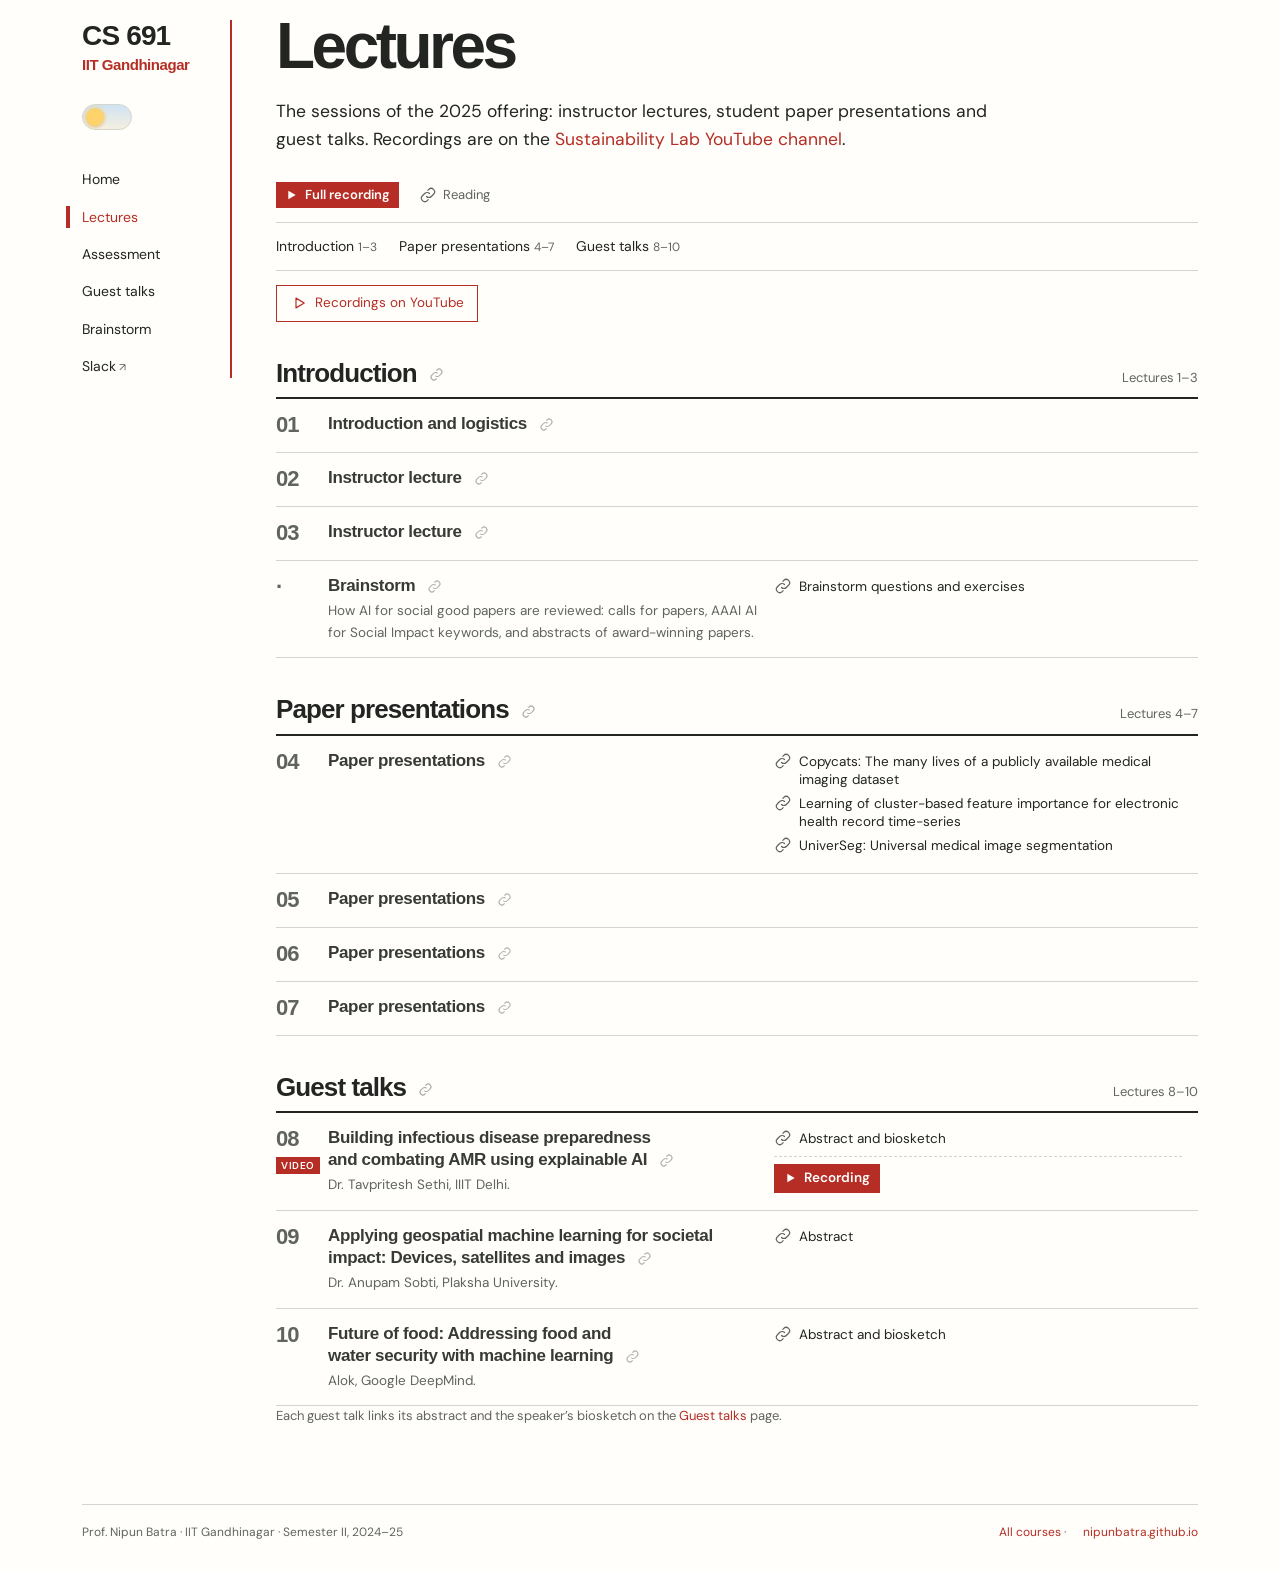
<file: schedule.html>
<!DOCTYPE html>
<html xmlns="http://www.w3.org/1999/xhtml" lang="en" xml:lang="en"><head>

<meta charset="utf-8">
<meta name="generator" content="quarto-1.10.19">

<meta name="viewport" content="width=device-width, initial-scale=1.0, user-scalable=yes">


<title>Lectures – CS 691 · AI for Social Good</title>
<style>
/* Default styles provided by pandoc.
** See https://pandoc.org/MANUAL.html#variables-for-html for config info.
*/
span.smallcaps{font-variant: small-caps;}
div.columns{display: flex; gap: 1.5em;}
div.column{flex: auto;}
@media screen {
div.columns{gap: min(4vw, 1.5em);}
div.column{overflow-x: auto;}
}
div.hanging-indent{margin-left: 1.5em; text-indent: -1.5em;}
ul.task-list{list-style: none;}
ul.task-list li input[type="checkbox"] {
  width: 0.8em;
  margin: 0 0.8em 0.2em -1em; /* quarto-specific, see https://github.com/quarto-dev/quarto-cli/issues/4556 */ 
  vertical-align: middle;
}
</style>


<script src="site_libs/quarto-nav/quarto-nav.js"></script>
<link href="./favicon.svg" rel="icon" type="image/svg+xml">
<script src="site_libs/clipboard/clipboard.min.js"></script>
<script src="site_libs/quarto-html/quarto.js" type="module"></script>
<script src="site_libs/quarto-html/tabsets/tabsets.js" type="module"></script>
<script src="site_libs/quarto-html/popper.min.js"></script>
<script src="site_libs/quarto-html/tippy.umd.min.js"></script>
<link href="site_libs/quarto-html/tippy.css" rel="stylesheet">
<link href="site_libs/quarto-html/quarto-syntax-highlighting-bf27225e3a48a9273f3daa8f8e829971.css" rel="stylesheet" id="quarto-text-highlighting-styles">
<script src="site_libs/bootstrap/bootstrap.min.js"></script>
<link href="site_libs/bootstrap/bootstrap-icons.css" rel="stylesheet">
<link href="site_libs/bootstrap/bootstrap-7ec72f452c5d4fd3a48841bf9c27c350.min.css" rel="stylesheet" append-hash="true" id="quarto-bootstrap" data-mode="light">
<script id="quarto-search-options" type="application/json">{
  "language": {
    "search-no-results-text": "No results",
    "search-matching-documents-text": "matching documents",
    "search-copy-link-title": "Copy link to search",
    "search-hide-matches-text": "Hide additional matches",
    "search-more-match-text": "more match in this document",
    "search-more-matches-text": "more matches in this document",
    "search-clear-button-title": "Clear",
    "search-text-placeholder": "",
    "search-detached-cancel-button-title": "Cancel",
    "search-submit-button-title": "Submit",
    "search-label": "Search"
  }
}</script>
<link rel="preconnect" href="https://fonts.googleapis.com">
<link rel="preconnect" href="https://fonts.gstatic.com" crossorigin="">
<link href="https://fonts.googleapis.com/css2?family=DM+Sans:opsz,wght@9..40,400;9..40,500;9..40,600;9..40,700&amp;display=swap" rel="stylesheet">
<script>
// Light and dark: follow the system unless the switch has saved a choice. Runs before the page paints.
(() => {
  const root = document.documentElement, key = 'aisg25-theme';
  const mq = window.matchMedia ? matchMedia('(prefers-color-scheme: dark)') : { matches: false };
  const get = () => { try { return localStorage.getItem(key); } catch { return null; } };
  const set = v => { try { v ? localStorage.setItem(key, v) : localStorage.removeItem(key); } catch {} };
  function apply() {
    const t = get();
    if (t === 'light' || t === 'dark') root.setAttribute('data-theme', t); else root.removeAttribute('data-theme');
    const dark = t === 'light' || t === 'dark' ? t === 'dark' : mq.matches;
    root.setAttribute('data-bs-theme', dark ? 'dark' : 'light');
    document.querySelectorAll('.mode').forEach(b => {
      b.setAttribute('aria-checked', String(dark));
      b.setAttribute('aria-label', dark ? 'Switch to light mode' : 'Switch to dark mode');
      b.title = b.getAttribute('aria-label');
    });
    return dark;
  }
  apply();
  if (mq.addEventListener) mq.addEventListener('change', apply);
  window.addEventListener('storage', e => { if (e.key === key) apply(); });
  document.addEventListener('DOMContentLoaded', () => {
    apply();
    document.querySelectorAll('.mode').forEach(b => b.addEventListener('click', () => {
      const dark = b.getAttribute('aria-checked') !== 'true';
      // A choice that matches the system clears the override, so the site keeps following the system.
      set(dark === mq.matches ? null : (dark ? 'dark' : 'light'));
      apply();
    }));
  });
})();
</script>


</head>

<body class="dl wide fullcontent quarto-light">

<div id="quarto-search-results"></div>
<!-- content -->
<div id="quarto-content" class="quarto-container page-columns page-rows-contents page-layout-article">
<!-- sidebar -->
<!-- margin-sidebar -->
    
<!-- main -->
<main class="content page-columns page-full" id="quarto-document-content">
<aside class="rail">
  <a class="code" href="./index.html" data-page="index.html">CS 691</a>
  <span class="inst">IIT Gandhinagar</span>
  <div class="appearance"><button type="button" class="mode" role="switch" aria-checked="false" aria-label="Switch to dark mode"><span class="sky"></span><span class="stars"><b style="left:9px;top:6px"></b><b style="left:15px;top:15px"></b><b style="left:5px;top:17px"></b></span><span class="knob"></span></button></div>
  <nav aria-label="Course">
    <a href="./index.html" data-page="index.html">Home</a>
    <a href="./schedule.html" data-page="schedule.html">Lectures</a>
    <a href="./assessment.html" data-page="assessment.html">Assessment</a>
    <a href="./seminar.html" data-page="seminar.html">Guest talks</a>
    <a href="./brainstorm.html" data-page="brainstorm.html">Brainstorm</a>
    <a class="ext" href="https://join.slack.com/t/aisg25/shared_invite/zt-2x40x4807-FnV~CCni2CzyrV~eXloG_A" target="_blank" rel="noopener noreferrer">Slack</a>
  </nav>
</aside>
<script>document.body.prepend(document.currentScript.previousElementSibling);</script>

<header id="title-block-header" class="quarto-title-block default">
<div class="quarto-title">
<h1 class="title">Lectures</h1>
</div>



<div class="quarto-title-meta">

    
  
    
  </div>
  


</header>


<!-- Generated in the dl-2026 format: one <tr id="lecture-N"> per lecture, resources grouped as reading (mats), videos (vids) and practice (prac). Copy an existing link to add one. -->
<p class="lede">The sessions of the 2025 offering: instructor lectures, student paper presentations and guest talks. Recordings are on the <a href="https://www.youtube.com/@SustainabilityLab-SL">Sustainability Lab YouTube channel</a>.</p>
<div class="key" aria-label="Key to resource icons"><span><svg class="ic ic-recording" viewbox="0 0 24 24" aria-hidden="true"><path d="M8 5.5v13l11-6.5z"></path></svg>Full recording</span><span><svg class="ic ic-link" viewbox="0 0 24 24" aria-hidden="true"><path d="M10 14a4.5 4.5 0 0 0 6.4 0l3-3a4.5 4.5 0 0 0-6.4-6.4l-1.2 1.2"></path><path d="M14 10a4.5 4.5 0 0 0-6.4 0l-3 3a4.5 4.5 0 0 0 6.4 6.4l1.2-1.2"></path></svg>Reading</span></div>
<nav class="jump" aria-label="Modules"><a href="#introduction">Introduction<span class="num">1–3</span></a><a href="#paper-presentations">Paper presentations<span class="num">4–7</span></a><a href="#guest-talks">Guest talks<span class="num">8–10</span></a></nav>
<div class="playlists"><a class="btn ib" href="https://www.youtube.com/@SustainabilityLab-SL" target="_blank" rel="noopener noreferrer"><svg class="ic ic-recording" viewbox="0 0 24 24" aria-hidden="true"><path d="M8 5.5v13l11-6.5z"></path></svg>Recordings on YouTube</a></div>
<div class="lectures">
<section class="mod" id="introduction" aria-labelledby="introduction-title"><div class="mod-h"><h2 id="introduction-title">Introduction</h2><span class="r">Lectures 1–3</span></div>
<table class="lt" data-quarto-disable-processing="true"><tbody>
<tr id="lecture-1"><td class="no"><span class="visually-hidden">Lecture </span>01</td><td class="topic"><h3 id="lecture-1-title">Introduction and logistics</h3></td>
<td class="res"></td></tr>
<tr id="lecture-2"><td class="no"><span class="visually-hidden">Lecture </span>02</td><td class="topic"><h3 id="lecture-2-title">Instructor lecture</h3></td>
<td class="res"></td></tr>
<tr id="lecture-3"><td class="no"><span class="visually-hidden">Lecture </span>03</td><td class="topic"><h3 id="lecture-3-title">Instructor lecture</h3></td>
<td class="res"></td></tr>
<tr id="brainstorm"><td class="no"><span aria-hidden="true">·</span></td><td class="topic"><h3 id="brainstorm-title">Brainstorm</h3><p class="sub">How AI for social good papers are reviewed: calls for papers, AAAI AI for Social Impact keywords, and abstracts of award-winning papers.</p></td>
<td class="res"><div class="rl mats"><a class="r r-link" href="brainstorm.html" aria-label="Brainstorm questions and exercises, lecture 3"><svg class="ic ic-link" viewbox="0 0 24 24" aria-hidden="true"><path d="M10 14a4.5 4.5 0 0 0 6.4 0l3-3a4.5 4.5 0 0 0-6.4-6.4l-1.2 1.2"></path><path d="M14 10a4.5 4.5 0 0 0-6.4 0l-3 3a4.5 4.5 0 0 0 6.4 6.4l1.2-1.2"></path></svg><span class="t">Brainstorm questions and exercises</span></a></div></td></tr>
</tbody></table></section>

<section class="mod" id="paper-presentations" aria-labelledby="paper-presentations-title"><div class="mod-h"><h2 id="paper-presentations-title">Paper presentations</h2><span class="r">Lectures 4–7</span></div>
<table class="lt" data-quarto-disable-processing="true"><tbody>
<tr id="lecture-4"><td class="no"><span class="visually-hidden">Lecture </span>04</td><td class="topic"><h3 id="lecture-4-title">Paper presentations</h3></td>
<td class="res"><div class="rl mats"><a class="r r-link" href="https://arxiv.org/abs/2402.06353" target="_blank" rel="noopener noreferrer" aria-label="Copycats: The many lives of a publicly available medical imaging dataset, lecture 4"><svg class="ic ic-link" viewbox="0 0 24 24" aria-hidden="true"><path d="M10 14a4.5 4.5 0 0 0 6.4 0l3-3a4.5 4.5 0 0 0-6.4-6.4l-1.2 1.2"></path><path d="M14 10a4.5 4.5 0 0 0-6.4 0l-3 3a4.5 4.5 0 0 0 6.4 6.4l1.2-1.2"></path></svg><span class="t">Copycats: The many lives of a publicly available medical imaging dataset</span></a><a class="r r-link" href="https://proceedings.mlr.press/v162/aguiar22a.html" target="_blank" rel="noopener noreferrer" aria-label="Learning of cluster-based feature importance for electronic health record time-series, lecture 4"><svg class="ic ic-link" viewbox="0 0 24 24" aria-hidden="true"><path d="M10 14a4.5 4.5 0 0 0 6.4 0l3-3a4.5 4.5 0 0 0-6.4-6.4l-1.2 1.2"></path><path d="M14 10a4.5 4.5 0 0 0-6.4 0l-3 3a4.5 4.5 0 0 0 6.4 6.4l1.2-1.2"></path></svg><span class="t">Learning of cluster-based feature importance for electronic health record time-series</span></a><a class="r r-link" href="https://arxiv.org/abs/2304.06131" target="_blank" rel="noopener noreferrer" aria-label="UniverSeg: Universal medical image segmentation, lecture 4"><svg class="ic ic-link" viewbox="0 0 24 24" aria-hidden="true"><path d="M10 14a4.5 4.5 0 0 0 6.4 0l3-3a4.5 4.5 0 0 0-6.4-6.4l-1.2 1.2"></path><path d="M14 10a4.5 4.5 0 0 0-6.4 0l-3 3a4.5 4.5 0 0 0 6.4 6.4l1.2-1.2"></path></svg><span class="t">UniverSeg: Universal medical image segmentation</span></a></div></td></tr>
<tr id="lecture-5"><td class="no"><span class="visually-hidden">Lecture </span>05</td><td class="topic"><h3 id="lecture-5-title">Paper presentations</h3></td>
<td class="res"></td></tr>
<tr id="lecture-6"><td class="no"><span class="visually-hidden">Lecture </span>06</td><td class="topic"><h3 id="lecture-6-title">Paper presentations</h3></td>
<td class="res"></td></tr>
<tr id="lecture-7"><td class="no"><span class="visually-hidden">Lecture </span>07</td><td class="topic"><h3 id="lecture-7-title">Paper presentations</h3></td>
<td class="res"></td></tr>
</tbody></table></section>

<section class="mod" id="guest-talks" aria-labelledby="guest-talks-title"><div class="mod-h"><h2 id="guest-talks-title">Guest talks</h2><span class="r">Lectures 8–10</span></div>
<table class="lt" data-quarto-disable-processing="true"><tbody>
<tr id="lecture-8"><td class="no"><span class="visually-hidden">Lecture </span>08</td><td class="topic"><h3 id="lecture-8-title">Building infectious disease preparedness and combating AMR using explainable AI</h3><p class="sub">Dr. Tavpritesh Sethi, IIIT Delhi.</p></td>
<td class="res"><div class="rl mats"><a class="r r-link" href="seminar.html#sethi" aria-label="Abstract and biosketch, lecture 8"><svg class="ic ic-link" viewbox="0 0 24 24" aria-hidden="true"><path d="M10 14a4.5 4.5 0 0 0 6.4 0l3-3a4.5 4.5 0 0 0-6.4-6.4l-1.2 1.2"></path><path d="M14 10a4.5 4.5 0 0 0-6.4 0l-3 3a4.5 4.5 0 0 0 6.4 6.4l1.2-1.2"></path></svg><span class="t">Abstract and biosketch</span></a></div><div class="rl vids"><a class="r r-recording" href="https://www.youtube.com/watch?v=KeQ7gTXpA1M" target="_blank" rel="noopener noreferrer" aria-label="Recording of the talk by Dr. Tavpritesh Sethi, lecture 8"><svg class="ic ic-recording" viewbox="0 0 24 24" aria-hidden="true"><path d="M8 5.5v13l11-6.5z"></path></svg><span class="t">Recording</span></a></div></td></tr>
<tr id="lecture-9"><td class="no"><span class="visually-hidden">Lecture </span>09</td><td class="topic"><h3 id="lecture-9-title">Applying geospatial machine learning for societal impact: Devices, satellites and images</h3><p class="sub">Dr. Anupam Sobti, Plaksha University.</p></td>
<td class="res"><div class="rl mats"><a class="r r-link" href="seminar.html#sobti" aria-label="Abstract, lecture 9"><svg class="ic ic-link" viewbox="0 0 24 24" aria-hidden="true"><path d="M10 14a4.5 4.5 0 0 0 6.4 0l3-3a4.5 4.5 0 0 0-6.4-6.4l-1.2 1.2"></path><path d="M14 10a4.5 4.5 0 0 0-6.4 0l-3 3a4.5 4.5 0 0 0 6.4 6.4l1.2-1.2"></path></svg><span class="t">Abstract</span></a></div></td></tr>
<tr id="lecture-10"><td class="no"><span class="visually-hidden">Lecture </span>10</td><td class="topic"><h3 id="lecture-10-title">Future of food: Addressing food and water security with machine learning</h3><p class="sub">Alok, Google DeepMind.</p></td>
<td class="res"><div class="rl mats"><a class="r r-link" href="seminar.html#alok" aria-label="Abstract and biosketch, lecture 10"><svg class="ic ic-link" viewbox="0 0 24 24" aria-hidden="true"><path d="M10 14a4.5 4.5 0 0 0 6.4 0l3-3a4.5 4.5 0 0 0-6.4-6.4l-1.2 1.2"></path><path d="M14 10a4.5 4.5 0 0 0-6.4 0l-3 3a4.5 4.5 0 0 0 6.4 6.4l1.2-1.2"></path></svg><span class="t">Abstract and biosketch</span></a></div></td></tr>
</tbody></table></section>

</div>
<p class="small muted">Each guest talk links its abstract and the speaker’s biosketch on the <a href="seminar.html">Guest talks</a> page.</p>



</main> <!-- /main -->
<footer class="foot">
  <span>Prof. Nipun Batra · IIT Gandhinagar · Semester II, 2024–25</span>
  <span><a href="https://nipunbatra.github.io/teaching.html">All courses</a> · <a href="https://nipunbatra.github.io">nipunbatra.github.io</a></span>
</footer>
<script>document.body.append(document.currentScript.previousElementSibling);</script>
<script>
(() => {
  // Mark the current page in the rail. Quarto writes the rail links relative to this page.
  const home = document.querySelector('.rail a.code');
  const root = home ? new URL(home.getAttribute('href'), location.href).pathname.replace(/[^/]*$/, '') : '/';
  let rel = location.pathname.startsWith(root) ? location.pathname.slice(root.length) : '';
  if (rel === '' || rel.endsWith('/')) rel += 'index.html';
  else if (!/\.[a-z]+$/i.test(rel)) rel += '.html';
  // A data-page ending in "/" marks a whole folder (for example Assignments/).
  document.querySelectorAll('.rail nav a[data-page]').forEach(a => {
    const p = a.dataset.page;
    if (p.endsWith('/') ? rel.startsWith(p) : rel === p) a.setAttribute('aria-current', 'page');
  });

  // Copy-link buttons on section headings, lectures and assignment questions.
  const LINK = '<svg viewBox="0 0 24 24" aria-hidden="true"><path d="M10 14a4.5 4.5 0 0 0 6.4 0l3-3a4.5 4.5 0 0 0-6.4-6.4l-1.2 1.2"/><path d="M14 10a4.5 4.5 0 0 0-6.4 0l-3 3a4.5 4.5 0 0 0 6.4 6.4l1.2-1.2"/></svg>';
  document.querySelectorAll('main.content :is(h2, h3, h4)').forEach(h => {
    if (h.closest('.next, .quarto-title-block, .callout, details') || h.querySelector('.anchor')) return;
    const row = h.closest('tr[id]');
    const sec = h.parentElement.tagName === 'SECTION' ? h.parentElement : h.closest('.mod');
    const target = row || (sec && sec.id ? sec : null) || (h.id ? h : null);
    if (!target) return;
    const id = target.id;
    const b = document.createElement('button');
    b.type = 'button';
    b.className = 'anchor';
    b.title = 'Copy link';
    b.setAttribute('aria-label', 'Copy link to ' + (row ? 'lecture ' + id.replace('lecture-', '') : h.textContent.trim()));
    b.innerHTML = LINK + '<span class="done">Copied</span>';
    b.addEventListener('click', () => {
      const url = location.origin + location.pathname + '#' + id;
      history.replaceState(null, '', '#' + id);
      const done = () => { b.classList.add('copied'); setTimeout(() => b.classList.remove('copied'), 1600); };
      if (navigator.clipboard) navigator.clipboard.writeText(url).then(done, () => {});
    });
    h.append(b);
  });

  // Contain wide tables in assignments and policies.
  document.querySelectorAll('main.content table:not(.lt):not(.t)').forEach(table => {
    if (table.parentElement.classList.contains('course-table-scroll')) return;
    const wrapper = document.createElement('div');
    wrapper.className = 'course-table-scroll';
    wrapper.setAttribute('role', 'region');
    wrapper.setAttribute('aria-label', 'Scrollable table');
    wrapper.tabIndex = 0;
    table.before(wrapper);
    wrapper.append(table);
    if (table.rows[0]?.cells.length <= 2) table.classList.add('course-table-compact');
  });

  // Dates: read the table in _dates.qmd ("08 Oct 26" or "08 Oct 26, 6:30 pm", IST), grey out the past,
  // draw a Today line on Assessment and list what is coming up on Home.
  const MONTHS = { Jan: 0, Feb: 1, Mar: 2, Apr: 3, May: 4, Jun: 5, Jul: 6, Aug: 7, Sep: 8, Oct: 9, Nov: 10, Dec: 11 };
  const IST = 330 * 60000, DAY = 864e5;
  const istDay = t => Math.floor((t + IST) / DAY);
  const now = Date.now(), today = istDay(now);
  const START = Date.UTC(2024, 11, 30) / DAY; // Monday of the first teaching week
  function parse(text) {
    const m = text.match(/(\d{1,2}) ([A-Z][a-z]{2}) (\d{2})(?:,\s*(\d{1,2}):(\d{2})\s*(am|pm))?/i);
    if (!m) return null;
    const [, d, mon, y, hh, mm, ap] = m;
    const day = Date.UTC(2000 + +y, MONTHS[mon], +d) / DAY;
    let end;
    if (hh) end = Date.UTC(2000 + +y, MONTHS[mon], +d, (+hh % 12) + (ap.toLowerCase() === 'pm' ? 12 : 0), +mm) - IST;
    else end = (day + 1) * DAY - IST - 1;
    return { day, end, time: hh ? `${hh}:${mm} ${ap}` : '' };
  }
  const fmt = (day, opts) => new Date(day * DAY).toLocaleDateString('en-GB', Object.assign({ timeZone: 'UTC' }, opts));
  document.querySelectorAll('.dates table').forEach(table => {
    table.classList.add('t');
    const rows = [...table.tBodies[0].rows].map(tr => ({ tr, when: parse(tr.cells[0].textContent) })).filter(r => r.when);
    const box = table.closest('.next');
    if (box) {
      // Home: the next four dates, grouped by day.
      const groups = [];
      rows.filter(r => r.when.end >= now).forEach(r => {
        const g = groups.find(x => x.day === r.when.day);
        if (g) g.rows.push(r); else groups.push({ day: r.when.day, time: r.when.time, rows: [r] });
      });
      const ol = document.createElement('ol');
      groups.slice(0, 4).forEach(g => {
        const left = g.day - today;
        const li = document.createElement('li');
        if (left <= 3) li.className = 'hot';
        const rel = left === 0 ? 'today' : left === 1 ? 'tomorrow' : `in ${left} days`;
        li.innerHTML = `<span class="d">${fmt(g.day, { day: '2-digit', month: 'short' })}<small>${fmt(g.day, { weekday: 'short' })}${g.time ? ' ' + g.time : ''}<br>${rel}</small></span><span></span>`;
        g.rows.forEach((r, i) => {
          if (i) li.lastChild.append(document.createElement('br'));
          const cell = r.tr.cells[1].cloneNode(true);
          li.lastChild.append(...cell.childNodes);
        });
        ol.append(li);
      });
      if (!groups.length) ol.innerHTML = '<li><span></span><span>No more dates this semester.</span></li>';
      table.closest('.dates').replaceWith(ol);
      return;
    }
    // Assessment: grey out the past, mark this week, and draw the Today line.
    let placed = false;
    rows.forEach(({ tr, when }) => {
      const past = when.end < now;
      tr.classList.toggle('past', past);
      const tag = document.createElement('td');
      tag.className = 'tag';
      if (!past && when.day - today <= 7) tag.innerHTML = '<span class="pill now">This week</span>';
      tr.append(tag);
      if (!past && !placed) {
        placed = true;
        const t = document.createElement('tr');
        t.className = 'today';
        const week = Math.floor((today - START) / 7) + 1;
        t.innerHTML = `<td>Today, ${fmt(today, { day: '2-digit', month: 'short' })}</td><td colspan="2">${week >= 1 && week <= 17 ? 'Week ' + week : ''}</td>`;
        tr.before(t);
      }
    });
    const head = table.tHead?.rows[0];
    if (head) head.append(document.createElement('th'));
  });
})();
</script>
<script id="quarto-html-after-body" type="application/javascript">
  window.document.addEventListener("DOMContentLoaded", function (event) {
    const isCodeAnnotation = (el) => {
      for (const clz of el.classList) {
        if (clz.startsWith('code-annotation-')) {                     
          return true;
        }
      }
      return false;
    }
    const onCopySuccess = function(e) {
      // button target
      const button = e.trigger;
      // don't keep focus
      button.blur();
      // flash "checked"
      button.classList.add('code-copy-button-checked');
      var currentTitle = button.getAttribute("title");
      button.setAttribute("title", "Copied!");
      let tooltip;
      if (window.bootstrap) {
        button.setAttribute("data-bs-toggle", "tooltip");
        button.setAttribute("data-bs-placement", "left");
        button.setAttribute("data-bs-title", "Copied!");
        tooltip = new bootstrap.Tooltip(button, 
          { trigger: "manual", 
            customClass: "code-copy-button-tooltip",
            offset: [0, -8]});
        tooltip.show();    
      }
      setTimeout(function() {
        if (tooltip) {
          tooltip.hide();
          button.removeAttribute("data-bs-title");
          button.removeAttribute("data-bs-toggle");
          button.removeAttribute("data-bs-placement");
        }
        button.setAttribute("title", currentTitle);
        button.classList.remove('code-copy-button-checked');
      }, 1000);
      // clear code selection
      e.clearSelection();
    }
    const getTextToCopy = function(trigger) {
      const outerScaffold = trigger.parentElement.cloneNode(true);
      const codeEl = outerScaffold.querySelector('code');
      for (const childEl of codeEl.children) {
        if (isCodeAnnotation(childEl)) {
          childEl.remove();
        }
      }
      return codeEl.innerText;
    }
    const clipboard = new window.ClipboardJS('.code-copy-button:not([data-in-quarto-modal])', {
      text: getTextToCopy
    });
    clipboard.on('success', onCopySuccess);
    if (window.document.getElementById('quarto-embedded-source-code-modal')) {
      const clipboardModal = new window.ClipboardJS('.code-copy-button[data-in-quarto-modal]', {
        text: getTextToCopy,
        container: window.document.getElementById('quarto-embedded-source-code-modal')
      });
      clipboardModal.on('success', onCopySuccess);
    }
      var localhostRegex = new RegExp(/^(?:http|https):\/\/localhost\:?[0-9]*\//);
      var mailtoRegex = new RegExp(/^mailto:/);
        var filterRegex = new RegExp("https:\/\/nipunbatra\.github\.io\/aisg25\/");
      var isInternal = (href) => {
          return filterRegex.test(href) || localhostRegex.test(href) || mailtoRegex.test(href);
      }
      // Inspect non-navigation links and adorn them if external
     var links = window.document.querySelectorAll('a[href]:not(.nav-link):not(.navbar-brand):not(.toc-action):not(.sidebar-link):not(.sidebar-item-toggle):not(.pagination-link):not(.no-external):not([aria-hidden]):not(.dropdown-item):not(.quarto-navigation-tool):not(.about-link)');
      for (var i=0; i<links.length; i++) {
        const link = links[i];
        if (!isInternal(link.href)) {
          // undo the damage that might have been done by quarto-nav.js in the case of
          // links that we want to consider external
          if (link.dataset.originalHref !== undefined) {
            link.href = link.dataset.originalHref;
          }
            // target, if specified
            link.setAttribute("target", "_blank");
            if (link.getAttribute("rel") === null) {
              link.setAttribute("rel", "noopener");
            }
        }
      }
    function tippyHover(el, contentFn, onTriggerFn, onUntriggerFn) {
      const config = {
        allowHTML: true,
        maxWidth: 500,
        delay: 100,
        arrow: false,
        appendTo: function(el) {
            return el.parentElement;
        },
        interactive: true,
        interactiveBorder: 10,
        theme: 'quarto',
        placement: 'bottom-start',
      };
      if (contentFn) {
        config.content = contentFn;
      }
      if (onTriggerFn) {
        config.onTrigger = onTriggerFn;
      }
      if (onUntriggerFn) {
        config.onUntrigger = onUntriggerFn;
      }
      window.tippy(el, config); 
    }
    const noterefs = window.document.querySelectorAll('a[role="doc-noteref"]');
    for (var i=0; i<noterefs.length; i++) {
      const ref = noterefs[i];
      tippyHover(ref, function() {
        // use id or data attribute instead here
        let href = ref.getAttribute('data-footnote-href') || ref.getAttribute('href');
        try { href = new URL(href).hash; } catch {}
        const id = href.replace(/^#\/?/, "");
        const note = window.document.getElementById(id);
        if (note) {
          return note.innerHTML;
        } else {
          return "";
        }
      });
    }
    const xrefs = window.document.querySelectorAll('a.quarto-xref');
    const processXRef = (id, note) => {
      // Strip column container classes
      const stripColumnClz = (el) => {
        el.classList.remove("page-full", "page-columns");
        if (el.children) {
          for (const child of el.children) {
            stripColumnClz(child);
          }
        }
      }
      stripColumnClz(note)
      if (id === null || id.startsWith('sec-')) {
        // Special case sections, only their first couple elements
        const container = document.createElement("div");
        if (note.children && note.children.length > 2) {
          container.appendChild(note.children[0].cloneNode(true));
          for (let i = 1; i < note.children.length; i++) {
            const child = note.children[i];
            if (child.tagName === "P" && child.innerText === "") {
              continue;
            } else {
              container.appendChild(child.cloneNode(true));
              break;
            }
          }
          if (window.Quarto?.typesetMath) {
            window.Quarto.typesetMath(container);
          }
          return container.innerHTML
        } else {
          if (window.Quarto?.typesetMath) {
            window.Quarto.typesetMath(note);
          }
          return note.innerHTML;
        }
      } else {
        // Remove any anchor links if they are present
        const anchorLink = note.querySelector('a.anchorjs-link');
        if (anchorLink) {
          anchorLink.remove();
        }
        if (window.Quarto?.typesetMath) {
          window.Quarto.typesetMath(note);
        }
        if (note.classList.contains("callout")) {
          return note.outerHTML;
        } else {
          return note.innerHTML;
        }
      }
    }
    for (var i=0; i<xrefs.length; i++) {
      const xref = xrefs[i];
      tippyHover(xref, undefined, function(instance) {
        instance.disable();
        let url = xref.getAttribute('href');
        let hash = undefined; 
        if (url.startsWith('#')) {
          hash = url;
        } else {
          try { hash = new URL(url).hash; } catch {}
        }
        if (hash) {
          const id = hash.replace(/^#\/?/, "");
          const note = window.document.getElementById(id);
          if (note !== null) {
            try {
              const html = processXRef(id, note.cloneNode(true));
              instance.setContent(html);
            } finally {
              instance.enable();
              instance.show();
            }
          } else {
            // See if we can fetch this
            fetch(url.split('#')[0])
            .then(res => res.text())
            .then(html => {
              const parser = new DOMParser();
              const htmlDoc = parser.parseFromString(html, "text/html");
              const note = htmlDoc.getElementById(id);
              if (note !== null) {
                const html = processXRef(id, note);
                instance.setContent(html);
              } 
            }).finally(() => {
              instance.enable();
              instance.show();
            });
          }
        } else {
          // See if we can fetch a full url (with no hash to target)
          // This is a special case and we should probably do some content thinning / targeting
          fetch(url)
          .then(res => res.text())
          .then(html => {
            const parser = new DOMParser();
            const htmlDoc = parser.parseFromString(html, "text/html");
            const note = htmlDoc.querySelector('main.content');
            if (note !== null) {
              // This should only happen for chapter cross references
              // (since there is no id in the URL)
              // remove the first header
              if (note.children.length > 0 && note.children[0].tagName === "HEADER") {
                note.children[0].remove();
              }
              const html = processXRef(null, note);
              instance.setContent(html);
            } 
          }).finally(() => {
            instance.enable();
            instance.show();
          });
        }
      }, function(instance) {
      });
    }
        let selectedAnnoteEl;
        const selectorForAnnotation = ( cell, annotation) => {
          let cellAttr = 'data-code-cell="' + cell + '"';
          let lineAttr = 'data-code-annotation="' +  annotation + '"';
          const selector = 'span[' + cellAttr + '][' + lineAttr + ']';
          return selector;
        }
        const selectCodeLines = (annoteEl) => {
          const doc = window.document;
          const targetCell = annoteEl.getAttribute("data-target-cell");
          const targetAnnotation = annoteEl.getAttribute("data-target-annotation");
          const annoteSpan = window.document.querySelector(selectorForAnnotation(targetCell, targetAnnotation));
          const lines = annoteSpan.getAttribute("data-code-lines").split(",");
          const lineIds = lines.map((line) => {
            return targetCell + "-" + line;
          })
          let top = null;
          let height = null;
          let parent = null;
          if (lineIds.length > 0) {
              //compute the position of the single el (top and bottom and make a div)
              const el = window.document.getElementById(lineIds[0]);
              top = el.offsetTop;
              height = el.offsetHeight;
              parent = el.parentElement.parentElement;
            if (lineIds.length > 1) {
              const lastEl = window.document.getElementById(lineIds[lineIds.length - 1]);
              const bottom = lastEl.offsetTop + lastEl.offsetHeight;
              height = bottom - top;
            }
            if (top !== null && height !== null && parent !== null) {
              // cook up a div (if necessary) and position it 
              let div = window.document.getElementById("code-annotation-line-highlight");
              if (div === null) {
                div = window.document.createElement("div");
                div.setAttribute("id", "code-annotation-line-highlight");
                div.style.position = 'absolute';
                parent.appendChild(div);
              }
              div.style.top = top - 2 + "px";
              div.style.height = height + 4 + "px";
              div.style.left = 0;
              let gutterDiv = window.document.getElementById("code-annotation-line-highlight-gutter");
              if (gutterDiv === null) {
                gutterDiv = window.document.createElement("div");
                gutterDiv.setAttribute("id", "code-annotation-line-highlight-gutter");
                gutterDiv.style.position = 'absolute';
                const codeCell = window.document.getElementById(targetCell);
                const gutter = codeCell.querySelector('.code-annotation-gutter');
                gutter.appendChild(gutterDiv);
              }
              gutterDiv.style.top = top - 2 + "px";
              gutterDiv.style.height = height + 4 + "px";
            }
            selectedAnnoteEl = annoteEl;
          }
        };
        const unselectCodeLines = () => {
          const elementsIds = ["code-annotation-line-highlight", "code-annotation-line-highlight-gutter"];
          elementsIds.forEach((elId) => {
            const div = window.document.getElementById(elId);
            if (div) {
              div.remove();
            }
          });
          selectedAnnoteEl = undefined;
        };
          // Handle positioning of the toggle
      window.addEventListener(
        "resize",
        throttle(() => {
          elRect = undefined;
          if (selectedAnnoteEl) {
            selectCodeLines(selectedAnnoteEl);
          }
        }, 10)
      );
      function throttle(fn, ms) {
      let throttle = false;
      let timer;
        return (...args) => {
          if(!throttle) { // first call gets through
              fn.apply(this, args);
              throttle = true;
          } else { // all the others get throttled
              if(timer) clearTimeout(timer); // cancel #2
              timer = setTimeout(() => {
                fn.apply(this, args);
                timer = throttle = false;
              }, ms);
          }
        };
      }
        // Attach click handler to the DT
        const annoteDls = window.document.querySelectorAll('dt[data-target-cell]');
        for (const annoteDlNode of annoteDls) {
          annoteDlNode.addEventListener('click', (event) => {
            const clickedEl = event.target;
            if (clickedEl !== selectedAnnoteEl) {
              unselectCodeLines();
              const activeEl = window.document.querySelector('dt[data-target-cell].code-annotation-active');
              if (activeEl) {
                activeEl.classList.remove('code-annotation-active');
              }
              selectCodeLines(clickedEl);
              clickedEl.classList.add('code-annotation-active');
            } else {
              // Unselect the line
              unselectCodeLines();
              clickedEl.classList.remove('code-annotation-active');
            }
          });
        }
    const findCites = (el) => {
      const parentEl = el.parentElement;
      if (parentEl) {
        const cites = parentEl.dataset.cites;
        if (cites) {
          return {
            el,
            cites: cites.split(' ')
          };
        } else {
          return findCites(el.parentElement)
        }
      } else {
        return undefined;
      }
    };
    var bibliorefs = window.document.querySelectorAll('a[role="doc-biblioref"]');
    for (var i=0; i<bibliorefs.length; i++) {
      const ref = bibliorefs[i];
      const citeInfo = findCites(ref);
      if (citeInfo) {
        tippyHover(citeInfo.el, function() {
          var popup = window.document.createElement('div');
          citeInfo.cites.forEach(function(cite) {
            var citeDiv = window.document.createElement('div');
            citeDiv.classList.add('hanging-indent');
            citeDiv.classList.add('csl-entry');
            var biblioDiv = window.document.getElementById('ref-' + cite);
            if (biblioDiv) {
              citeDiv.innerHTML = biblioDiv.innerHTML;
            }
            popup.appendChild(citeDiv);
          });
          return popup.innerHTML;
        });
      }
    }
  });
  </script>
</div> <!-- /content -->




</body></html>
</file>
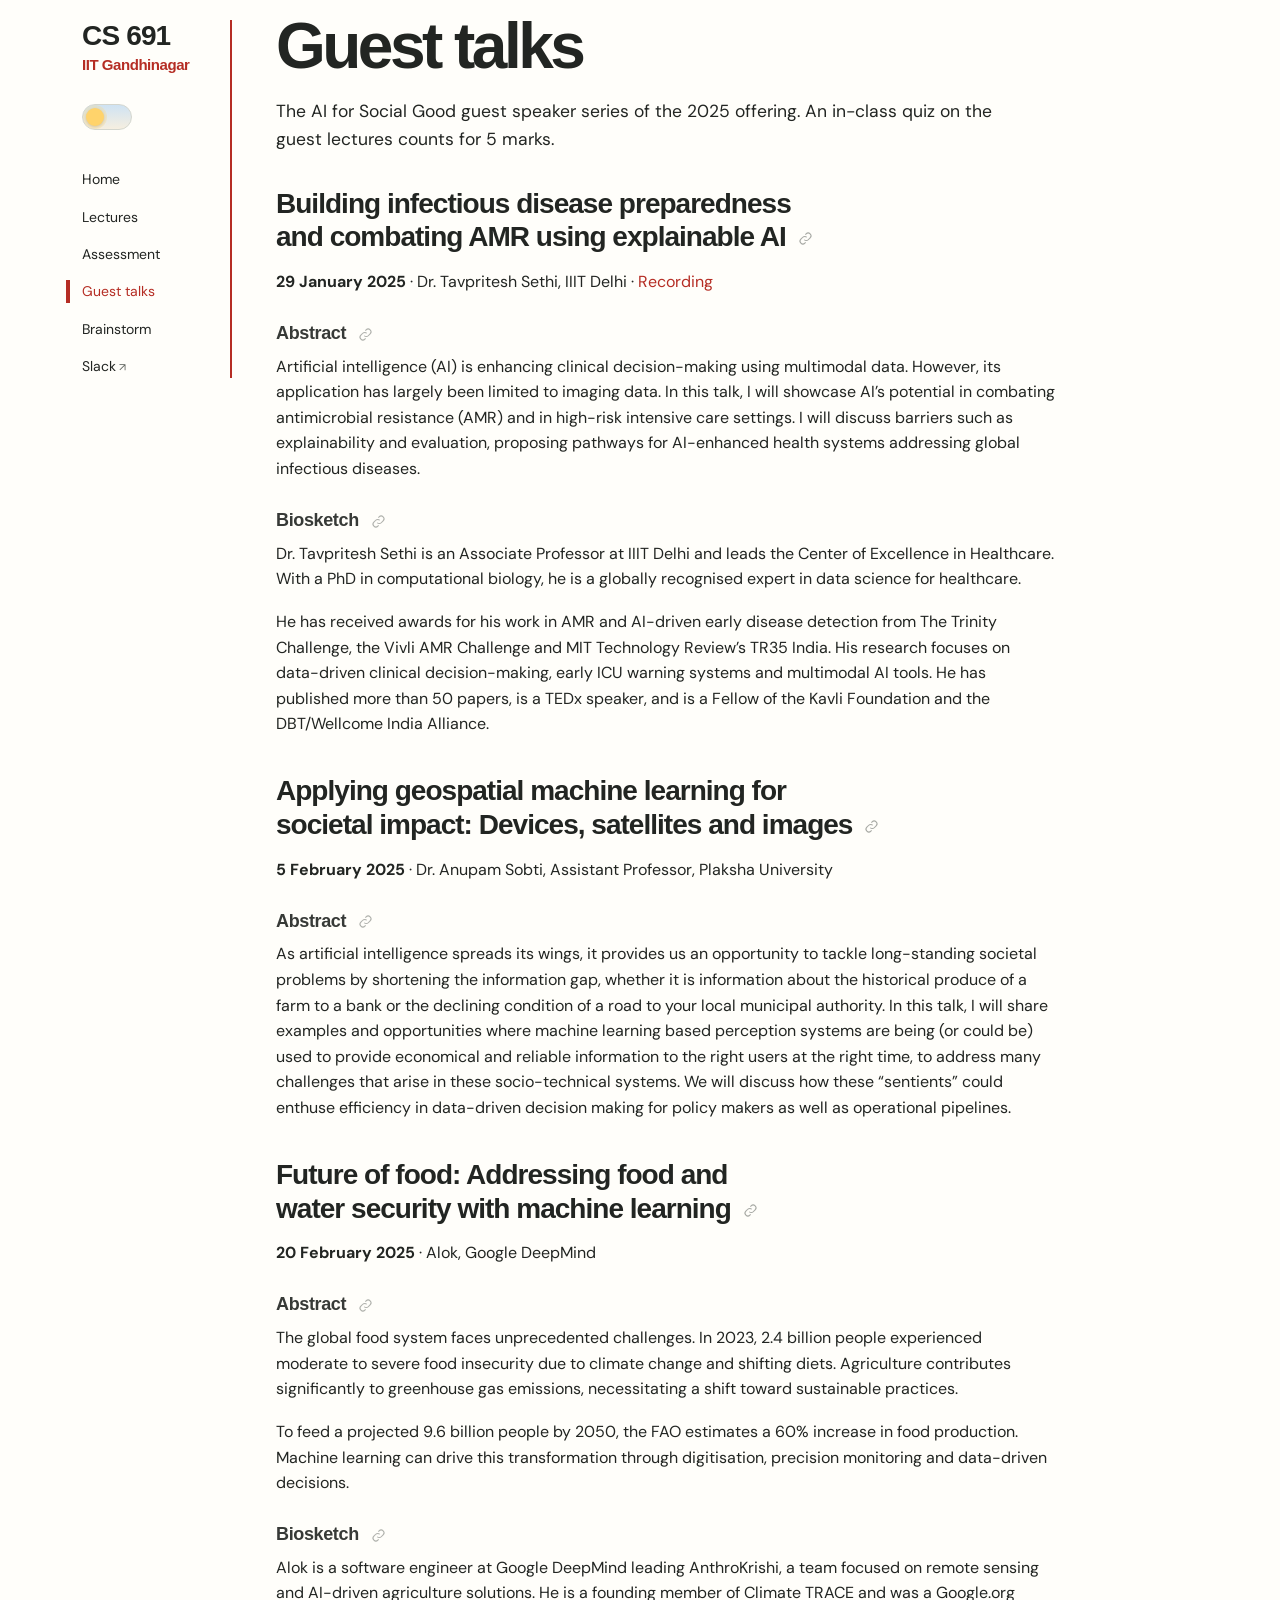
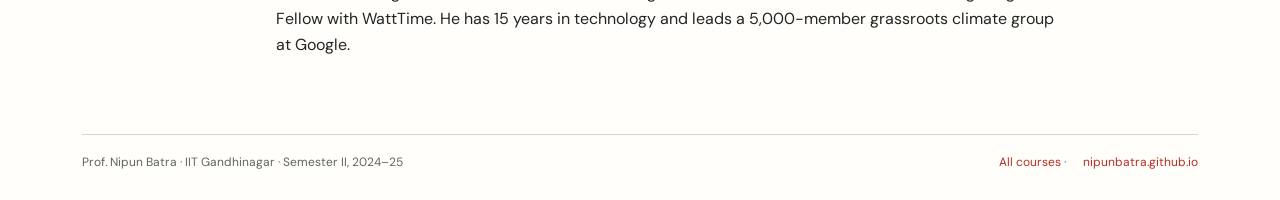
<file: seminar.html>
<!DOCTYPE html>
<html xmlns="http://www.w3.org/1999/xhtml" lang="en" xml:lang="en"><head>

<meta charset="utf-8">
<meta name="generator" content="quarto-1.10.19">

<meta name="viewport" content="width=device-width, initial-scale=1.0, user-scalable=yes">


<title>Guest talks – CS 691 · AI for Social Good</title>
<style>
/* Default styles provided by pandoc.
** See https://pandoc.org/MANUAL.html#variables-for-html for config info.
*/
span.smallcaps{font-variant: small-caps;}
div.columns{display: flex; gap: 1.5em;}
div.column{flex: auto;}
@media screen {
div.columns{gap: min(4vw, 1.5em);}
div.column{overflow-x: auto;}
}
div.hanging-indent{margin-left: 1.5em; text-indent: -1.5em;}
ul.task-list{list-style: none;}
ul.task-list li input[type="checkbox"] {
  width: 0.8em;
  margin: 0 0.8em 0.2em -1em; /* quarto-specific, see https://github.com/quarto-dev/quarto-cli/issues/4556 */ 
  vertical-align: middle;
}
</style>


<script src="site_libs/quarto-nav/quarto-nav.js"></script>
<link href="./favicon.svg" rel="icon" type="image/svg+xml">
<script src="site_libs/clipboard/clipboard.min.js"></script>
<script src="site_libs/quarto-html/quarto.js" type="module"></script>
<script src="site_libs/quarto-html/tabsets/tabsets.js" type="module"></script>
<script src="site_libs/quarto-html/popper.min.js"></script>
<script src="site_libs/quarto-html/tippy.umd.min.js"></script>
<link href="site_libs/quarto-html/tippy.css" rel="stylesheet">
<link href="site_libs/quarto-html/quarto-syntax-highlighting-bf27225e3a48a9273f3daa8f8e829971.css" rel="stylesheet" id="quarto-text-highlighting-styles">
<script src="site_libs/bootstrap/bootstrap.min.js"></script>
<link href="site_libs/bootstrap/bootstrap-icons.css" rel="stylesheet">
<link href="site_libs/bootstrap/bootstrap-7ec72f452c5d4fd3a48841bf9c27c350.min.css" rel="stylesheet" append-hash="true" id="quarto-bootstrap" data-mode="light">
<script id="quarto-search-options" type="application/json">{
  "language": {
    "search-no-results-text": "No results",
    "search-matching-documents-text": "matching documents",
    "search-copy-link-title": "Copy link to search",
    "search-hide-matches-text": "Hide additional matches",
    "search-more-match-text": "more match in this document",
    "search-more-matches-text": "more matches in this document",
    "search-clear-button-title": "Clear",
    "search-text-placeholder": "",
    "search-detached-cancel-button-title": "Cancel",
    "search-submit-button-title": "Submit",
    "search-label": "Search"
  }
}</script>
<link rel="preconnect" href="https://fonts.googleapis.com">
<link rel="preconnect" href="https://fonts.gstatic.com" crossorigin="">
<link href="https://fonts.googleapis.com/css2?family=DM+Sans:opsz,wght@9..40,400;9..40,500;9..40,600;9..40,700&amp;display=swap" rel="stylesheet">
<script>
// Light and dark: follow the system unless the switch has saved a choice. Runs before the page paints.
(() => {
  const root = document.documentElement, key = 'aisg25-theme';
  const mq = window.matchMedia ? matchMedia('(prefers-color-scheme: dark)') : { matches: false };
  const get = () => { try { return localStorage.getItem(key); } catch { return null; } };
  const set = v => { try { v ? localStorage.setItem(key, v) : localStorage.removeItem(key); } catch {} };
  function apply() {
    const t = get();
    if (t === 'light' || t === 'dark') root.setAttribute('data-theme', t); else root.removeAttribute('data-theme');
    const dark = t === 'light' || t === 'dark' ? t === 'dark' : mq.matches;
    root.setAttribute('data-bs-theme', dark ? 'dark' : 'light');
    document.querySelectorAll('.mode').forEach(b => {
      b.setAttribute('aria-checked', String(dark));
      b.setAttribute('aria-label', dark ? 'Switch to light mode' : 'Switch to dark mode');
      b.title = b.getAttribute('aria-label');
    });
    return dark;
  }
  apply();
  if (mq.addEventListener) mq.addEventListener('change', apply);
  window.addEventListener('storage', e => { if (e.key === key) apply(); });
  document.addEventListener('DOMContentLoaded', () => {
    apply();
    document.querySelectorAll('.mode').forEach(b => b.addEventListener('click', () => {
      const dark = b.getAttribute('aria-checked') !== 'true';
      // A choice that matches the system clears the override, so the site keeps following the system.
      set(dark === mq.matches ? null : (dark ? 'dark' : 'light'));
      apply();
    }));
  });
})();
</script>


</head>

<body class="dl fullcontent quarto-light">

<div id="quarto-search-results"></div>
<!-- content -->
<div id="quarto-content" class="quarto-container page-columns page-rows-contents page-layout-article">
<!-- sidebar -->
<!-- margin-sidebar -->
    
<!-- main -->
<main class="content page-columns page-full" id="quarto-document-content">
<aside class="rail">
  <a class="code" href="./index.html" data-page="index.html">CS 691</a>
  <span class="inst">IIT Gandhinagar</span>
  <div class="appearance"><button type="button" class="mode" role="switch" aria-checked="false" aria-label="Switch to dark mode"><span class="sky"></span><span class="stars"><b style="left:9px;top:6px"></b><b style="left:15px;top:15px"></b><b style="left:5px;top:17px"></b></span><span class="knob"></span></button></div>
  <nav aria-label="Course">
    <a href="./index.html" data-page="index.html">Home</a>
    <a href="./schedule.html" data-page="schedule.html">Lectures</a>
    <a href="./assessment.html" data-page="assessment.html">Assessment</a>
    <a href="./seminar.html" data-page="seminar.html">Guest talks</a>
    <a href="./brainstorm.html" data-page="brainstorm.html">Brainstorm</a>
    <a class="ext" href="https://join.slack.com/t/aisg25/shared_invite/zt-2x40x4807-FnV~CCni2CzyrV~eXloG_A" target="_blank" rel="noopener noreferrer">Slack</a>
  </nav>
</aside>
<script>document.body.prepend(document.currentScript.previousElementSibling);</script>

<header id="title-block-header" class="quarto-title-block default">
<div class="quarto-title">
<h1 class="title">Guest talks</h1>
</div>



<div class="quarto-title-meta">

    
  
    
  </div>
  


</header>


<p class="lede">The AI for Social Good guest speaker series of the 2025 offering. An in-class quiz on the guest lectures counts for 5 marks.</p>
<section id="sethi" class="level2">
<h2 data-anchor-id="sethi">Building infectious disease preparedness and combating AMR using explainable AI</h2>
<p><strong>29 January 2025</strong> · Dr.&nbsp;Tavpritesh Sethi, IIIT Delhi · <a href="https://www.youtube.com/watch?v=KeQ7gTXpA1M">Recording</a></p>
<section id="abstract" class="level3">
<h3 data-anchor-id="abstract">Abstract</h3>
<p>Artificial intelligence (AI) is enhancing clinical decision-making using multimodal data. However, its application has largely been limited to imaging data. In this talk, I will showcase AI’s potential in combating antimicrobial resistance (AMR) and in high-risk intensive care settings. I will discuss barriers such as explainability and evaluation, proposing pathways for AI-enhanced health systems addressing global infectious diseases.</p>
</section>
<section id="biosketch" class="level3">
<h3 data-anchor-id="biosketch">Biosketch</h3>
<p>Dr.&nbsp;Tavpritesh Sethi is an Associate Professor at IIIT Delhi and leads the Center of Excellence in Healthcare. With a PhD in computational biology, he is a globally recognised expert in data science for healthcare.</p>
<p>He has received awards for his work in AMR and AI-driven early disease detection from The Trinity Challenge, the Vivli AMR Challenge and MIT Technology Review’s TR35 India. His research focuses on data-driven clinical decision-making, early ICU warning systems and multimodal AI tools. He has published more than 50 papers, is a TEDx speaker, and is a Fellow of the Kavli Foundation and the DBT/Wellcome India Alliance.</p>
</section>
</section>
<section id="sobti" class="level2">
<h2 data-anchor-id="sobti">Applying geospatial machine learning for societal impact: Devices, satellites and images</h2>
<p><strong>5 February 2025</strong> · Dr.&nbsp;Anupam Sobti, Assistant Professor, Plaksha University</p>
<section id="abstract-1" class="level3">
<h3 data-anchor-id="abstract-1">Abstract</h3>
<p>As artificial intelligence spreads its wings, it provides us an opportunity to tackle long-standing societal problems by shortening the information gap, whether it is information about the historical produce of a farm to a bank or the declining condition of a road to your local municipal authority. In this talk, I will share examples and opportunities where machine learning based perception systems are being (or could be) used to provide economical and reliable information to the right users at the right time, to address many challenges that arise in these socio-technical systems. We will discuss how these “sentients” could enthuse efficiency in data-driven decision making for policy makers as well as operational pipelines.</p>
</section>
</section>
<section id="alok" class="level2">
<h2 data-anchor-id="alok">Future of food: Addressing food and water security with machine learning</h2>
<p><strong>20 February 2025</strong> · Alok, Google DeepMind</p>
<section id="abstract-2" class="level3">
<h3 data-anchor-id="abstract-2">Abstract</h3>
<p>The global food system faces unprecedented challenges. In 2023, 2.4 billion people experienced moderate to severe food insecurity due to climate change and shifting diets. Agriculture contributes significantly to greenhouse gas emissions, necessitating a shift toward sustainable practices.</p>
<p>To feed a projected 9.6 billion people by 2050, the FAO estimates a 60% increase in food production. Machine learning can drive this transformation through digitisation, precision monitoring and data-driven decisions.</p>
</section>
<section id="biosketch-1" class="level3">
<h3 data-anchor-id="biosketch-1">Biosketch</h3>
<p>Alok is a software engineer at Google DeepMind leading AnthroKrishi, a team focused on remote sensing and AI-driven agriculture solutions. He is a founding member of Climate TRACE and was a Google.org Fellow with WattTime. He has 15 years in technology and leads a 5,000-member grassroots climate group at Google.</p>


</section>
</section>

</main> <!-- /main -->
<footer class="foot">
  <span>Prof. Nipun Batra · IIT Gandhinagar · Semester II, 2024–25</span>
  <span><a href="https://nipunbatra.github.io/teaching.html">All courses</a> · <a href="https://nipunbatra.github.io">nipunbatra.github.io</a></span>
</footer>
<script>document.body.append(document.currentScript.previousElementSibling);</script>
<script>
(() => {
  // Mark the current page in the rail. Quarto writes the rail links relative to this page.
  const home = document.querySelector('.rail a.code');
  const root = home ? new URL(home.getAttribute('href'), location.href).pathname.replace(/[^/]*$/, '') : '/';
  let rel = location.pathname.startsWith(root) ? location.pathname.slice(root.length) : '';
  if (rel === '' || rel.endsWith('/')) rel += 'index.html';
  else if (!/\.[a-z]+$/i.test(rel)) rel += '.html';
  // A data-page ending in "/" marks a whole folder (for example Assignments/).
  document.querySelectorAll('.rail nav a[data-page]').forEach(a => {
    const p = a.dataset.page;
    if (p.endsWith('/') ? rel.startsWith(p) : rel === p) a.setAttribute('aria-current', 'page');
  });

  // Copy-link buttons on section headings, lectures and assignment questions.
  const LINK = '<svg viewBox="0 0 24 24" aria-hidden="true"><path d="M10 14a4.5 4.5 0 0 0 6.4 0l3-3a4.5 4.5 0 0 0-6.4-6.4l-1.2 1.2"/><path d="M14 10a4.5 4.5 0 0 0-6.4 0l-3 3a4.5 4.5 0 0 0 6.4 6.4l1.2-1.2"/></svg>';
  document.querySelectorAll('main.content :is(h2, h3, h4)').forEach(h => {
    if (h.closest('.next, .quarto-title-block, .callout, details') || h.querySelector('.anchor')) return;
    const row = h.closest('tr[id]');
    const sec = h.parentElement.tagName === 'SECTION' ? h.parentElement : h.closest('.mod');
    const target = row || (sec && sec.id ? sec : null) || (h.id ? h : null);
    if (!target) return;
    const id = target.id;
    const b = document.createElement('button');
    b.type = 'button';
    b.className = 'anchor';
    b.title = 'Copy link';
    b.setAttribute('aria-label', 'Copy link to ' + (row ? 'lecture ' + id.replace('lecture-', '') : h.textContent.trim()));
    b.innerHTML = LINK + '<span class="done">Copied</span>';
    b.addEventListener('click', () => {
      const url = location.origin + location.pathname + '#' + id;
      history.replaceState(null, '', '#' + id);
      const done = () => { b.classList.add('copied'); setTimeout(() => b.classList.remove('copied'), 1600); };
      if (navigator.clipboard) navigator.clipboard.writeText(url).then(done, () => {});
    });
    h.append(b);
  });

  // Contain wide tables in assignments and policies.
  document.querySelectorAll('main.content table:not(.lt):not(.t)').forEach(table => {
    if (table.parentElement.classList.contains('course-table-scroll')) return;
    const wrapper = document.createElement('div');
    wrapper.className = 'course-table-scroll';
    wrapper.setAttribute('role', 'region');
    wrapper.setAttribute('aria-label', 'Scrollable table');
    wrapper.tabIndex = 0;
    table.before(wrapper);
    wrapper.append(table);
    if (table.rows[0]?.cells.length <= 2) table.classList.add('course-table-compact');
  });

  // Dates: read the table in _dates.qmd ("08 Oct 26" or "08 Oct 26, 6:30 pm", IST), grey out the past,
  // draw a Today line on Assessment and list what is coming up on Home.
  const MONTHS = { Jan: 0, Feb: 1, Mar: 2, Apr: 3, May: 4, Jun: 5, Jul: 6, Aug: 7, Sep: 8, Oct: 9, Nov: 10, Dec: 11 };
  const IST = 330 * 60000, DAY = 864e5;
  const istDay = t => Math.floor((t + IST) / DAY);
  const now = Date.now(), today = istDay(now);
  const START = Date.UTC(2024, 11, 30) / DAY; // Monday of the first teaching week
  function parse(text) {
    const m = text.match(/(\d{1,2}) ([A-Z][a-z]{2}) (\d{2})(?:,\s*(\d{1,2}):(\d{2})\s*(am|pm))?/i);
    if (!m) return null;
    const [, d, mon, y, hh, mm, ap] = m;
    const day = Date.UTC(2000 + +y, MONTHS[mon], +d) / DAY;
    let end;
    if (hh) end = Date.UTC(2000 + +y, MONTHS[mon], +d, (+hh % 12) + (ap.toLowerCase() === 'pm' ? 12 : 0), +mm) - IST;
    else end = (day + 1) * DAY - IST - 1;
    return { day, end, time: hh ? `${hh}:${mm} ${ap}` : '' };
  }
  const fmt = (day, opts) => new Date(day * DAY).toLocaleDateString('en-GB', Object.assign({ timeZone: 'UTC' }, opts));
  document.querySelectorAll('.dates table').forEach(table => {
    table.classList.add('t');
    const rows = [...table.tBodies[0].rows].map(tr => ({ tr, when: parse(tr.cells[0].textContent) })).filter(r => r.when);
    const box = table.closest('.next');
    if (box) {
      // Home: the next four dates, grouped by day.
      const groups = [];
      rows.filter(r => r.when.end >= now).forEach(r => {
        const g = groups.find(x => x.day === r.when.day);
        if (g) g.rows.push(r); else groups.push({ day: r.when.day, time: r.when.time, rows: [r] });
      });
      const ol = document.createElement('ol');
      groups.slice(0, 4).forEach(g => {
        const left = g.day - today;
        const li = document.createElement('li');
        if (left <= 3) li.className = 'hot';
        const rel = left === 0 ? 'today' : left === 1 ? 'tomorrow' : `in ${left} days`;
        li.innerHTML = `<span class="d">${fmt(g.day, { day: '2-digit', month: 'short' })}<small>${fmt(g.day, { weekday: 'short' })}${g.time ? ' ' + g.time : ''}<br>${rel}</small></span><span></span>`;
        g.rows.forEach((r, i) => {
          if (i) li.lastChild.append(document.createElement('br'));
          const cell = r.tr.cells[1].cloneNode(true);
          li.lastChild.append(...cell.childNodes);
        });
        ol.append(li);
      });
      if (!groups.length) ol.innerHTML = '<li><span></span><span>No more dates this semester.</span></li>';
      table.closest('.dates').replaceWith(ol);
      return;
    }
    // Assessment: grey out the past, mark this week, and draw the Today line.
    let placed = false;
    rows.forEach(({ tr, when }) => {
      const past = when.end < now;
      tr.classList.toggle('past', past);
      const tag = document.createElement('td');
      tag.className = 'tag';
      if (!past && when.day - today <= 7) tag.innerHTML = '<span class="pill now">This week</span>';
      tr.append(tag);
      if (!past && !placed) {
        placed = true;
        const t = document.createElement('tr');
        t.className = 'today';
        const week = Math.floor((today - START) / 7) + 1;
        t.innerHTML = `<td>Today, ${fmt(today, { day: '2-digit', month: 'short' })}</td><td colspan="2">${week >= 1 && week <= 17 ? 'Week ' + week : ''}</td>`;
        tr.before(t);
      }
    });
    const head = table.tHead?.rows[0];
    if (head) head.append(document.createElement('th'));
  });
})();
</script>
<script id="quarto-html-after-body" type="application/javascript">
  window.document.addEventListener("DOMContentLoaded", function (event) {
    const isCodeAnnotation = (el) => {
      for (const clz of el.classList) {
        if (clz.startsWith('code-annotation-')) {                     
          return true;
        }
      }
      return false;
    }
    const onCopySuccess = function(e) {
      // button target
      const button = e.trigger;
      // don't keep focus
      button.blur();
      // flash "checked"
      button.classList.add('code-copy-button-checked');
      var currentTitle = button.getAttribute("title");
      button.setAttribute("title", "Copied!");
      let tooltip;
      if (window.bootstrap) {
        button.setAttribute("data-bs-toggle", "tooltip");
        button.setAttribute("data-bs-placement", "left");
        button.setAttribute("data-bs-title", "Copied!");
        tooltip = new bootstrap.Tooltip(button, 
          { trigger: "manual", 
            customClass: "code-copy-button-tooltip",
            offset: [0, -8]});
        tooltip.show();    
      }
      setTimeout(function() {
        if (tooltip) {
          tooltip.hide();
          button.removeAttribute("data-bs-title");
          button.removeAttribute("data-bs-toggle");
          button.removeAttribute("data-bs-placement");
        }
        button.setAttribute("title", currentTitle);
        button.classList.remove('code-copy-button-checked');
      }, 1000);
      // clear code selection
      e.clearSelection();
    }
    const getTextToCopy = function(trigger) {
      const outerScaffold = trigger.parentElement.cloneNode(true);
      const codeEl = outerScaffold.querySelector('code');
      for (const childEl of codeEl.children) {
        if (isCodeAnnotation(childEl)) {
          childEl.remove();
        }
      }
      return codeEl.innerText;
    }
    const clipboard = new window.ClipboardJS('.code-copy-button:not([data-in-quarto-modal])', {
      text: getTextToCopy
    });
    clipboard.on('success', onCopySuccess);
    if (window.document.getElementById('quarto-embedded-source-code-modal')) {
      const clipboardModal = new window.ClipboardJS('.code-copy-button[data-in-quarto-modal]', {
        text: getTextToCopy,
        container: window.document.getElementById('quarto-embedded-source-code-modal')
      });
      clipboardModal.on('success', onCopySuccess);
    }
      var localhostRegex = new RegExp(/^(?:http|https):\/\/localhost\:?[0-9]*\//);
      var mailtoRegex = new RegExp(/^mailto:/);
        var filterRegex = new RegExp("https:\/\/nipunbatra\.github\.io\/aisg25\/");
      var isInternal = (href) => {
          return filterRegex.test(href) || localhostRegex.test(href) || mailtoRegex.test(href);
      }
      // Inspect non-navigation links and adorn them if external
     var links = window.document.querySelectorAll('a[href]:not(.nav-link):not(.navbar-brand):not(.toc-action):not(.sidebar-link):not(.sidebar-item-toggle):not(.pagination-link):not(.no-external):not([aria-hidden]):not(.dropdown-item):not(.quarto-navigation-tool):not(.about-link)');
      for (var i=0; i<links.length; i++) {
        const link = links[i];
        if (!isInternal(link.href)) {
          // undo the damage that might have been done by quarto-nav.js in the case of
          // links that we want to consider external
          if (link.dataset.originalHref !== undefined) {
            link.href = link.dataset.originalHref;
          }
            // target, if specified
            link.setAttribute("target", "_blank");
            if (link.getAttribute("rel") === null) {
              link.setAttribute("rel", "noopener");
            }
        }
      }
    function tippyHover(el, contentFn, onTriggerFn, onUntriggerFn) {
      const config = {
        allowHTML: true,
        maxWidth: 500,
        delay: 100,
        arrow: false,
        appendTo: function(el) {
            return el.parentElement;
        },
        interactive: true,
        interactiveBorder: 10,
        theme: 'quarto',
        placement: 'bottom-start',
      };
      if (contentFn) {
        config.content = contentFn;
      }
      if (onTriggerFn) {
        config.onTrigger = onTriggerFn;
      }
      if (onUntriggerFn) {
        config.onUntrigger = onUntriggerFn;
      }
      window.tippy(el, config); 
    }
    const noterefs = window.document.querySelectorAll('a[role="doc-noteref"]');
    for (var i=0; i<noterefs.length; i++) {
      const ref = noterefs[i];
      tippyHover(ref, function() {
        // use id or data attribute instead here
        let href = ref.getAttribute('data-footnote-href') || ref.getAttribute('href');
        try { href = new URL(href).hash; } catch {}
        const id = href.replace(/^#\/?/, "");
        const note = window.document.getElementById(id);
        if (note) {
          return note.innerHTML;
        } else {
          return "";
        }
      });
    }
    const xrefs = window.document.querySelectorAll('a.quarto-xref');
    const processXRef = (id, note) => {
      // Strip column container classes
      const stripColumnClz = (el) => {
        el.classList.remove("page-full", "page-columns");
        if (el.children) {
          for (const child of el.children) {
            stripColumnClz(child);
          }
        }
      }
      stripColumnClz(note)
      if (id === null || id.startsWith('sec-')) {
        // Special case sections, only their first couple elements
        const container = document.createElement("div");
        if (note.children && note.children.length > 2) {
          container.appendChild(note.children[0].cloneNode(true));
          for (let i = 1; i < note.children.length; i++) {
            const child = note.children[i];
            if (child.tagName === "P" && child.innerText === "") {
              continue;
            } else {
              container.appendChild(child.cloneNode(true));
              break;
            }
          }
          if (window.Quarto?.typesetMath) {
            window.Quarto.typesetMath(container);
          }
          return container.innerHTML
        } else {
          if (window.Quarto?.typesetMath) {
            window.Quarto.typesetMath(note);
          }
          return note.innerHTML;
        }
      } else {
        // Remove any anchor links if they are present
        const anchorLink = note.querySelector('a.anchorjs-link');
        if (anchorLink) {
          anchorLink.remove();
        }
        if (window.Quarto?.typesetMath) {
          window.Quarto.typesetMath(note);
        }
        if (note.classList.contains("callout")) {
          return note.outerHTML;
        } else {
          return note.innerHTML;
        }
      }
    }
    for (var i=0; i<xrefs.length; i++) {
      const xref = xrefs[i];
      tippyHover(xref, undefined, function(instance) {
        instance.disable();
        let url = xref.getAttribute('href');
        let hash = undefined; 
        if (url.startsWith('#')) {
          hash = url;
        } else {
          try { hash = new URL(url).hash; } catch {}
        }
        if (hash) {
          const id = hash.replace(/^#\/?/, "");
          const note = window.document.getElementById(id);
          if (note !== null) {
            try {
              const html = processXRef(id, note.cloneNode(true));
              instance.setContent(html);
            } finally {
              instance.enable();
              instance.show();
            }
          } else {
            // See if we can fetch this
            fetch(url.split('#')[0])
            .then(res => res.text())
            .then(html => {
              const parser = new DOMParser();
              const htmlDoc = parser.parseFromString(html, "text/html");
              const note = htmlDoc.getElementById(id);
              if (note !== null) {
                const html = processXRef(id, note);
                instance.setContent(html);
              } 
            }).finally(() => {
              instance.enable();
              instance.show();
            });
          }
        } else {
          // See if we can fetch a full url (with no hash to target)
          // This is a special case and we should probably do some content thinning / targeting
          fetch(url)
          .then(res => res.text())
          .then(html => {
            const parser = new DOMParser();
            const htmlDoc = parser.parseFromString(html, "text/html");
            const note = htmlDoc.querySelector('main.content');
            if (note !== null) {
              // This should only happen for chapter cross references
              // (since there is no id in the URL)
              // remove the first header
              if (note.children.length > 0 && note.children[0].tagName === "HEADER") {
                note.children[0].remove();
              }
              const html = processXRef(null, note);
              instance.setContent(html);
            } 
          }).finally(() => {
            instance.enable();
            instance.show();
          });
        }
      }, function(instance) {
      });
    }
        let selectedAnnoteEl;
        const selectorForAnnotation = ( cell, annotation) => {
          let cellAttr = 'data-code-cell="' + cell + '"';
          let lineAttr = 'data-code-annotation="' +  annotation + '"';
          const selector = 'span[' + cellAttr + '][' + lineAttr + ']';
          return selector;
        }
        const selectCodeLines = (annoteEl) => {
          const doc = window.document;
          const targetCell = annoteEl.getAttribute("data-target-cell");
          const targetAnnotation = annoteEl.getAttribute("data-target-annotation");
          const annoteSpan = window.document.querySelector(selectorForAnnotation(targetCell, targetAnnotation));
          const lines = annoteSpan.getAttribute("data-code-lines").split(",");
          const lineIds = lines.map((line) => {
            return targetCell + "-" + line;
          })
          let top = null;
          let height = null;
          let parent = null;
          if (lineIds.length > 0) {
              //compute the position of the single el (top and bottom and make a div)
              const el = window.document.getElementById(lineIds[0]);
              top = el.offsetTop;
              height = el.offsetHeight;
              parent = el.parentElement.parentElement;
            if (lineIds.length > 1) {
              const lastEl = window.document.getElementById(lineIds[lineIds.length - 1]);
              const bottom = lastEl.offsetTop + lastEl.offsetHeight;
              height = bottom - top;
            }
            if (top !== null && height !== null && parent !== null) {
              // cook up a div (if necessary) and position it 
              let div = window.document.getElementById("code-annotation-line-highlight");
              if (div === null) {
                div = window.document.createElement("div");
                div.setAttribute("id", "code-annotation-line-highlight");
                div.style.position = 'absolute';
                parent.appendChild(div);
              }
              div.style.top = top - 2 + "px";
              div.style.height = height + 4 + "px";
              div.style.left = 0;
              let gutterDiv = window.document.getElementById("code-annotation-line-highlight-gutter");
              if (gutterDiv === null) {
                gutterDiv = window.document.createElement("div");
                gutterDiv.setAttribute("id", "code-annotation-line-highlight-gutter");
                gutterDiv.style.position = 'absolute';
                const codeCell = window.document.getElementById(targetCell);
                const gutter = codeCell.querySelector('.code-annotation-gutter');
                gutter.appendChild(gutterDiv);
              }
              gutterDiv.style.top = top - 2 + "px";
              gutterDiv.style.height = height + 4 + "px";
            }
            selectedAnnoteEl = annoteEl;
          }
        };
        const unselectCodeLines = () => {
          const elementsIds = ["code-annotation-line-highlight", "code-annotation-line-highlight-gutter"];
          elementsIds.forEach((elId) => {
            const div = window.document.getElementById(elId);
            if (div) {
              div.remove();
            }
          });
          selectedAnnoteEl = undefined;
        };
          // Handle positioning of the toggle
      window.addEventListener(
        "resize",
        throttle(() => {
          elRect = undefined;
          if (selectedAnnoteEl) {
            selectCodeLines(selectedAnnoteEl);
          }
        }, 10)
      );
      function throttle(fn, ms) {
      let throttle = false;
      let timer;
        return (...args) => {
          if(!throttle) { // first call gets through
              fn.apply(this, args);
              throttle = true;
          } else { // all the others get throttled
              if(timer) clearTimeout(timer); // cancel #2
              timer = setTimeout(() => {
                fn.apply(this, args);
                timer = throttle = false;
              }, ms);
          }
        };
      }
        // Attach click handler to the DT
        const annoteDls = window.document.querySelectorAll('dt[data-target-cell]');
        for (const annoteDlNode of annoteDls) {
          annoteDlNode.addEventListener('click', (event) => {
            const clickedEl = event.target;
            if (clickedEl !== selectedAnnoteEl) {
              unselectCodeLines();
              const activeEl = window.document.querySelector('dt[data-target-cell].code-annotation-active');
              if (activeEl) {
                activeEl.classList.remove('code-annotation-active');
              }
              selectCodeLines(clickedEl);
              clickedEl.classList.add('code-annotation-active');
            } else {
              // Unselect the line
              unselectCodeLines();
              clickedEl.classList.remove('code-annotation-active');
            }
          });
        }
    const findCites = (el) => {
      const parentEl = el.parentElement;
      if (parentEl) {
        const cites = parentEl.dataset.cites;
        if (cites) {
          return {
            el,
            cites: cites.split(' ')
          };
        } else {
          return findCites(el.parentElement)
        }
      } else {
        return undefined;
      }
    };
    var bibliorefs = window.document.querySelectorAll('a[role="doc-biblioref"]');
    for (var i=0; i<bibliorefs.length; i++) {
      const ref = bibliorefs[i];
      const citeInfo = findCites(ref);
      if (citeInfo) {
        tippyHover(citeInfo.el, function() {
          var popup = window.document.createElement('div');
          citeInfo.cites.forEach(function(cite) {
            var citeDiv = window.document.createElement('div');
            citeDiv.classList.add('hanging-indent');
            citeDiv.classList.add('csl-entry');
            var biblioDiv = window.document.getElementById('ref-' + cite);
            if (biblioDiv) {
              citeDiv.innerHTML = biblioDiv.innerHTML;
            }
            popup.appendChild(citeDiv);
          });
          return popup.innerHTML;
        });
      }
    }
  });
  </script>
</div> <!-- /content -->




</body></html>
</file>
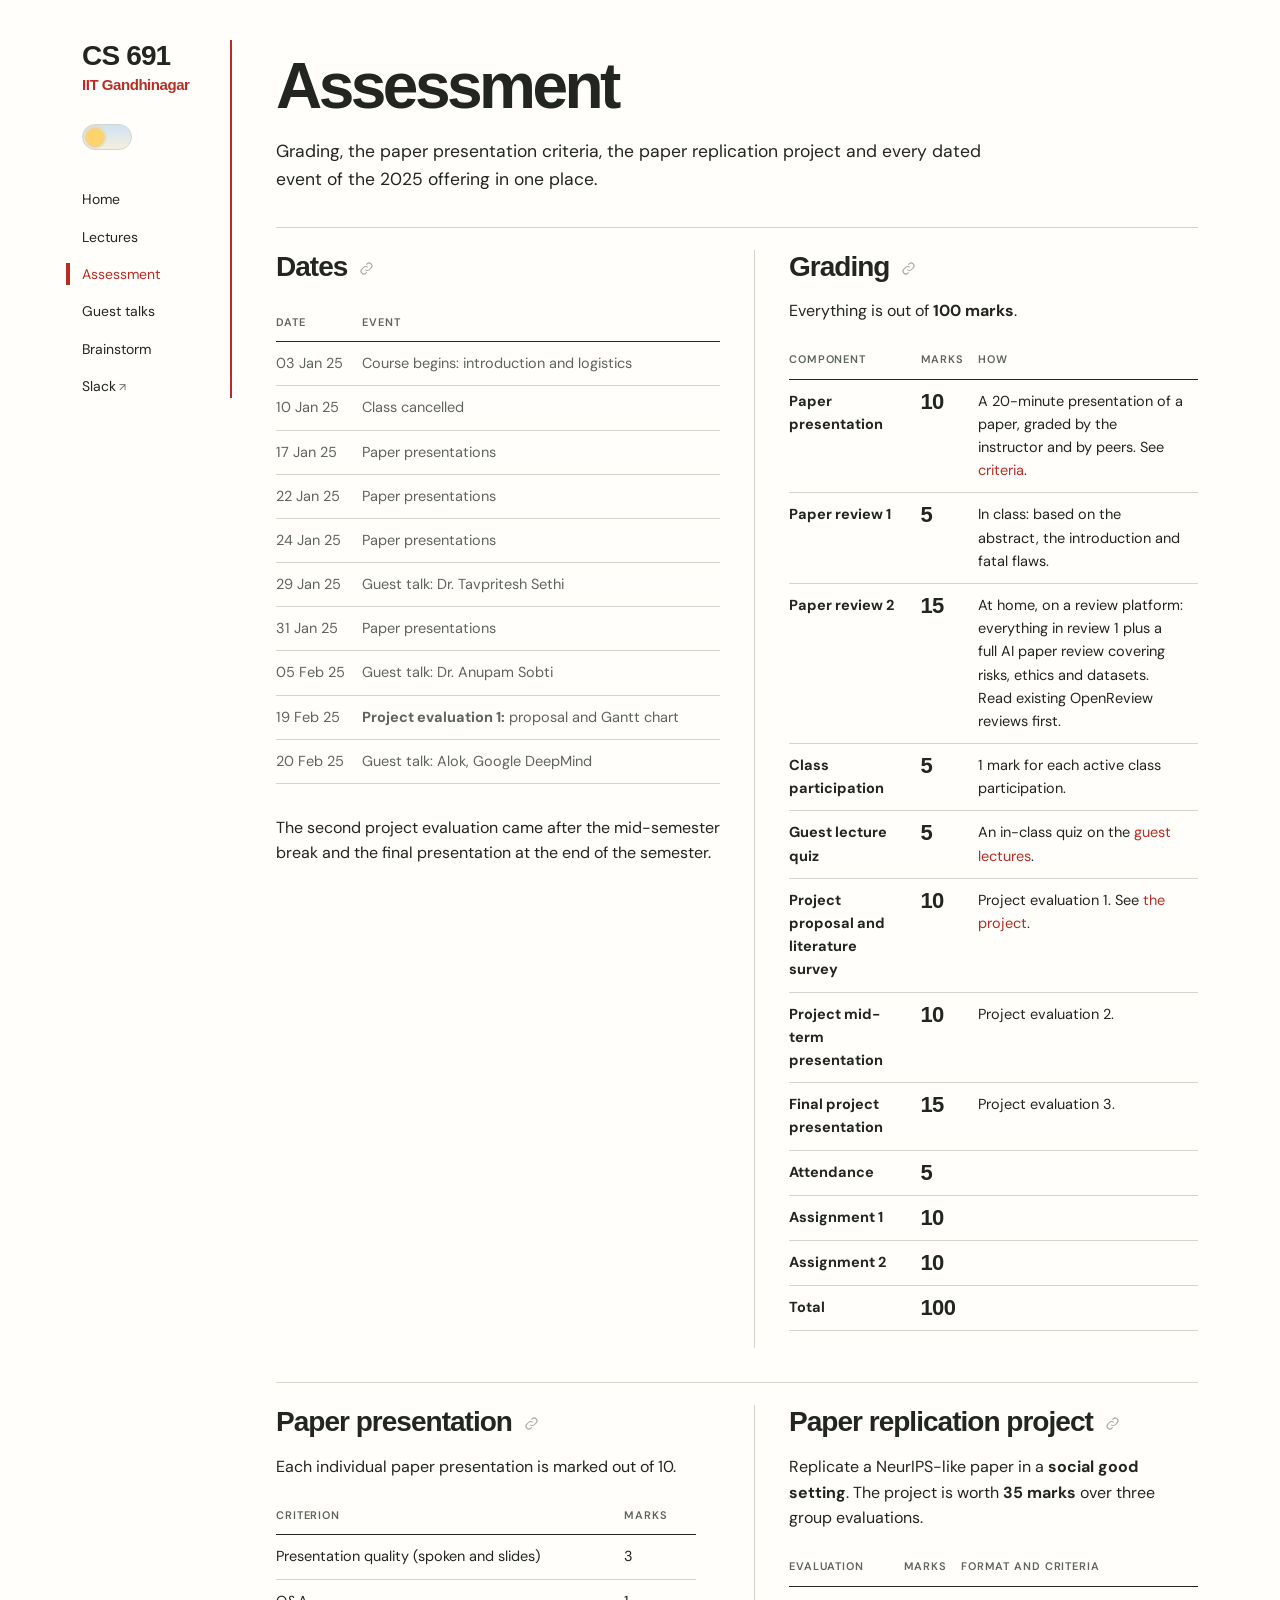
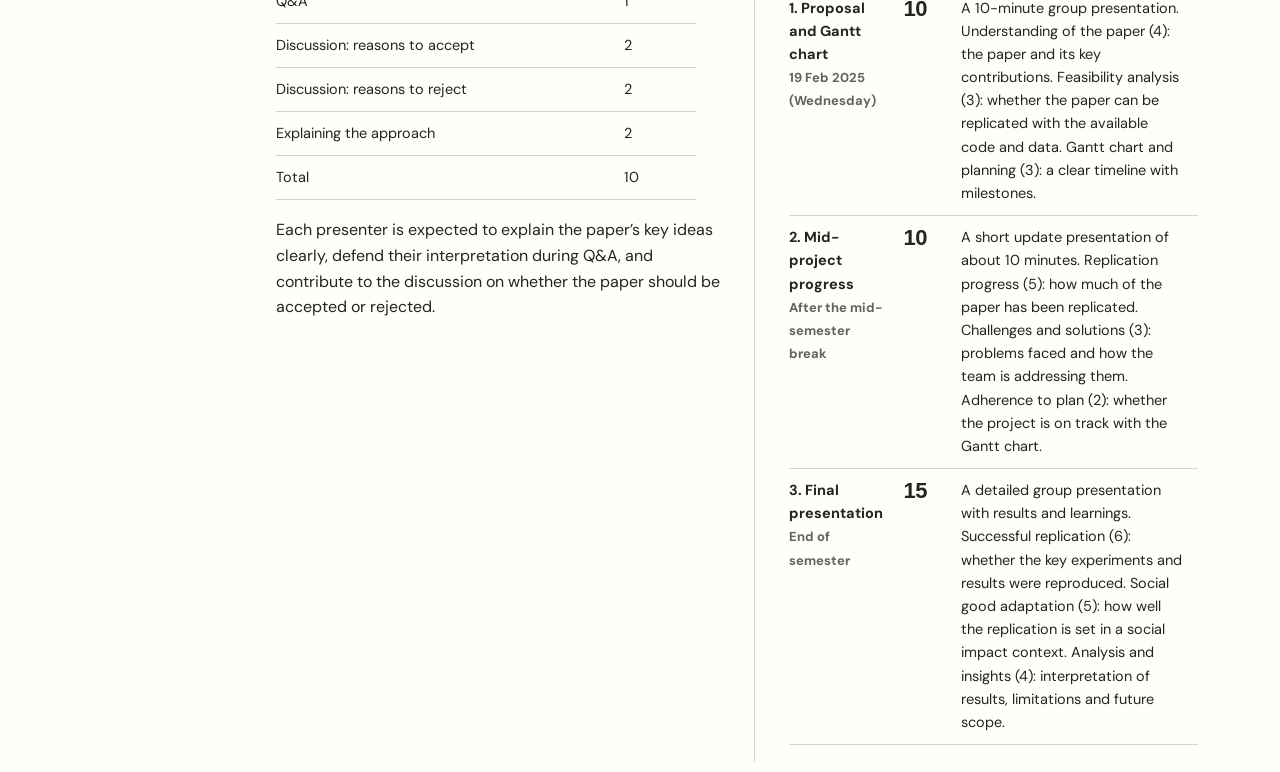
<file: tentative.html>
<!DOCTYPE html>
<html xmlns="http://www.w3.org/1999/xhtml" lang="en" xml:lang="en"><head>

<meta charset="utf-8">
<meta name="generator" content="quarto-1.10.19">

<meta name="viewport" content="width=device-width, initial-scale=1.0, user-scalable=yes">


<title>Tentative deadlines – CS 691 · AI for Social Good</title>
<style>
/* Default styles provided by pandoc.
** See https://pandoc.org/MANUAL.html#variables-for-html for config info.
*/
span.smallcaps{font-variant: small-caps;}
div.columns{display: flex; gap: 1.5em;}
div.column{flex: auto;}
@media screen {
div.columns{gap: min(4vw, 1.5em);}
div.column{overflow-x: auto;}
}
div.hanging-indent{margin-left: 1.5em; text-indent: -1.5em;}
ul.task-list{list-style: none;}
ul.task-list li input[type="checkbox"] {
  width: 0.8em;
  margin: 0 0.8em 0.2em -1em; /* quarto-specific, see https://github.com/quarto-dev/quarto-cli/issues/4556 */ 
  vertical-align: middle;
}
</style>


<script src="site_libs/quarto-nav/quarto-nav.js"></script>
<link href="./favicon.svg" rel="icon" type="image/svg+xml">
<script src="site_libs/clipboard/clipboard.min.js"></script>
<script src="site_libs/quarto-html/quarto.js" type="module"></script>
<script src="site_libs/quarto-html/tabsets/tabsets.js" type="module"></script>
<script src="site_libs/quarto-html/popper.min.js"></script>
<script src="site_libs/quarto-html/tippy.umd.min.js"></script>
<link href="site_libs/quarto-html/tippy.css" rel="stylesheet">
<link href="site_libs/quarto-html/quarto-syntax-highlighting-bf27225e3a48a9273f3daa8f8e829971.css" rel="stylesheet" id="quarto-text-highlighting-styles">
<script src="site_libs/bootstrap/bootstrap.min.js"></script>
<link href="site_libs/bootstrap/bootstrap-icons.css" rel="stylesheet">
<link href="site_libs/bootstrap/bootstrap-7ec72f452c5d4fd3a48841bf9c27c350.min.css" rel="stylesheet" append-hash="true" id="quarto-bootstrap" data-mode="light">
<script id="quarto-search-options" type="application/json">{
  "language": {
    "search-no-results-text": "No results",
    "search-matching-documents-text": "matching documents",
    "search-copy-link-title": "Copy link to search",
    "search-hide-matches-text": "Hide additional matches",
    "search-more-match-text": "more match in this document",
    "search-more-matches-text": "more matches in this document",
    "search-clear-button-title": "Clear",
    "search-text-placeholder": "",
    "search-detached-cancel-button-title": "Cancel",
    "search-submit-button-title": "Submit",
    "search-label": "Search"
  }
}</script>
<link rel="preconnect" href="https://fonts.googleapis.com">
<link rel="preconnect" href="https://fonts.gstatic.com" crossorigin="">
<link href="https://fonts.googleapis.com/css2?family=DM+Sans:opsz,wght@9..40,400;9..40,500;9..40,600;9..40,700&amp;display=swap" rel="stylesheet">
<script>
// Light and dark: follow the system unless the switch has saved a choice. Runs before the page paints.
(() => {
  const root = document.documentElement, key = 'aisg25-theme';
  const mq = window.matchMedia ? matchMedia('(prefers-color-scheme: dark)') : { matches: false };
  const get = () => { try { return localStorage.getItem(key); } catch { return null; } };
  const set = v => { try { v ? localStorage.setItem(key, v) : localStorage.removeItem(key); } catch {} };
  function apply() {
    const t = get();
    if (t === 'light' || t === 'dark') root.setAttribute('data-theme', t); else root.removeAttribute('data-theme');
    const dark = t === 'light' || t === 'dark' ? t === 'dark' : mq.matches;
    root.setAttribute('data-bs-theme', dark ? 'dark' : 'light');
    document.querySelectorAll('.mode').forEach(b => {
      b.setAttribute('aria-checked', String(dark));
      b.setAttribute('aria-label', dark ? 'Switch to light mode' : 'Switch to dark mode');
      b.title = b.getAttribute('aria-label');
    });
    return dark;
  }
  apply();
  if (mq.addEventListener) mq.addEventListener('change', apply);
  window.addEventListener('storage', e => { if (e.key === key) apply(); });
  document.addEventListener('DOMContentLoaded', () => {
    apply();
    document.querySelectorAll('.mode').forEach(b => b.addEventListener('click', () => {
      const dark = b.getAttribute('aria-checked') !== 'true';
      // A choice that matches the system clears the override, so the site keeps following the system.
      set(dark === mq.matches ? null : (dark ? 'dark' : 'light'));
      apply();
    }));
  });
})();
</script>
<meta http-equiv="refresh" content="0; url=assessment.html#dates">
<link rel="canonical" href="https://nipunbatra.github.io/aisg25/assessment.html#dates">
<meta name="robots" content="noindex">


</head>

<body class="dl fullcontent quarto-light">

<div id="quarto-search-results"></div>
<!-- content -->
<div id="quarto-content" class="quarto-container page-columns page-rows-contents page-layout-article">
<!-- sidebar -->
<!-- margin-sidebar -->
    
<!-- main -->
<main class="content page-columns page-full" id="quarto-document-content">
<aside class="rail">
  <a class="code" href="./index.html" data-page="index.html">CS 691</a>
  <span class="inst">IIT Gandhinagar</span>
  <div class="appearance"><button type="button" class="mode" role="switch" aria-checked="false" aria-label="Switch to dark mode"><span class="sky"></span><span class="stars"><b style="left:9px;top:6px"></b><b style="left:15px;top:15px"></b><b style="left:5px;top:17px"></b></span><span class="knob"></span></button></div>
  <nav aria-label="Course">
    <a href="./index.html" data-page="index.html">Home</a>
    <a href="./schedule.html" data-page="schedule.html">Lectures</a>
    <a href="./assessment.html" data-page="assessment.html">Assessment</a>
    <a href="./seminar.html" data-page="seminar.html">Guest talks</a>
    <a href="./brainstorm.html" data-page="brainstorm.html">Brainstorm</a>
    <a class="ext" href="https://join.slack.com/t/aisg25/shared_invite/zt-2x40x4807-FnV~CCni2CzyrV~eXloG_A" target="_blank" rel="noopener noreferrer">Slack</a>
  </nav>
</aside>
<script>document.body.prepend(document.currentScript.previousElementSibling);</script>

<header id="title-block-header" class="quarto-title-block default">
<div class="quarto-title">
<h1 class="title">Tentative deadlines</h1>
</div>



<div class="quarto-title-meta">

    
  
    
  </div>
  


</header>


<p>This page has moved: <a href="./assessment.html#dates">go to Dates</a>.</p>



</main> <!-- /main -->
<footer class="foot">
  <span>Prof. Nipun Batra · IIT Gandhinagar · Semester II, 2024–25</span>
  <span><a href="https://nipunbatra.github.io/teaching.html">All courses</a> · <a href="https://nipunbatra.github.io">nipunbatra.github.io</a></span>
</footer>
<script>document.body.append(document.currentScript.previousElementSibling);</script>
<script>
(() => {
  // Mark the current page in the rail. Quarto writes the rail links relative to this page.
  const home = document.querySelector('.rail a.code');
  const root = home ? new URL(home.getAttribute('href'), location.href).pathname.replace(/[^/]*$/, '') : '/';
  let rel = location.pathname.startsWith(root) ? location.pathname.slice(root.length) : '';
  if (rel === '' || rel.endsWith('/')) rel += 'index.html';
  else if (!/\.[a-z]+$/i.test(rel)) rel += '.html';
  // A data-page ending in "/" marks a whole folder (for example Assignments/).
  document.querySelectorAll('.rail nav a[data-page]').forEach(a => {
    const p = a.dataset.page;
    if (p.endsWith('/') ? rel.startsWith(p) : rel === p) a.setAttribute('aria-current', 'page');
  });

  // Copy-link buttons on section headings, lectures and assignment questions.
  const LINK = '<svg viewBox="0 0 24 24" aria-hidden="true"><path d="M10 14a4.5 4.5 0 0 0 6.4 0l3-3a4.5 4.5 0 0 0-6.4-6.4l-1.2 1.2"/><path d="M14 10a4.5 4.5 0 0 0-6.4 0l-3 3a4.5 4.5 0 0 0 6.4 6.4l1.2-1.2"/></svg>';
  document.querySelectorAll('main.content :is(h2, h3, h4)').forEach(h => {
    if (h.closest('.next, .quarto-title-block, .callout, details') || h.querySelector('.anchor')) return;
    const row = h.closest('tr[id]');
    const sec = h.parentElement.tagName === 'SECTION' ? h.parentElement : h.closest('.mod');
    const target = row || (sec && sec.id ? sec : null) || (h.id ? h : null);
    if (!target) return;
    const id = target.id;
    const b = document.createElement('button');
    b.type = 'button';
    b.className = 'anchor';
    b.title = 'Copy link';
    b.setAttribute('aria-label', 'Copy link to ' + (row ? 'lecture ' + id.replace('lecture-', '') : h.textContent.trim()));
    b.innerHTML = LINK + '<span class="done">Copied</span>';
    b.addEventListener('click', () => {
      const url = location.origin + location.pathname + '#' + id;
      history.replaceState(null, '', '#' + id);
      const done = () => { b.classList.add('copied'); setTimeout(() => b.classList.remove('copied'), 1600); };
      if (navigator.clipboard) navigator.clipboard.writeText(url).then(done, () => {});
    });
    h.append(b);
  });

  // Contain wide tables in assignments and policies.
  document.querySelectorAll('main.content table:not(.lt):not(.t)').forEach(table => {
    if (table.parentElement.classList.contains('course-table-scroll')) return;
    const wrapper = document.createElement('div');
    wrapper.className = 'course-table-scroll';
    wrapper.setAttribute('role', 'region');
    wrapper.setAttribute('aria-label', 'Scrollable table');
    wrapper.tabIndex = 0;
    table.before(wrapper);
    wrapper.append(table);
    if (table.rows[0]?.cells.length <= 2) table.classList.add('course-table-compact');
  });

  // Dates: read the table in _dates.qmd ("08 Oct 26" or "08 Oct 26, 6:30 pm", IST), grey out the past,
  // draw a Today line on Assessment and list what is coming up on Home.
  const MONTHS = { Jan: 0, Feb: 1, Mar: 2, Apr: 3, May: 4, Jun: 5, Jul: 6, Aug: 7, Sep: 8, Oct: 9, Nov: 10, Dec: 11 };
  const IST = 330 * 60000, DAY = 864e5;
  const istDay = t => Math.floor((t + IST) / DAY);
  const now = Date.now(), today = istDay(now);
  const START = Date.UTC(2024, 11, 30) / DAY; // Monday of the first teaching week
  function parse(text) {
    const m = text.match(/(\d{1,2}) ([A-Z][a-z]{2}) (\d{2})(?:,\s*(\d{1,2}):(\d{2})\s*(am|pm))?/i);
    if (!m) return null;
    const [, d, mon, y, hh, mm, ap] = m;
    const day = Date.UTC(2000 + +y, MONTHS[mon], +d) / DAY;
    let end;
    if (hh) end = Date.UTC(2000 + +y, MONTHS[mon], +d, (+hh % 12) + (ap.toLowerCase() === 'pm' ? 12 : 0), +mm) - IST;
    else end = (day + 1) * DAY - IST - 1;
    return { day, end, time: hh ? `${hh}:${mm} ${ap}` : '' };
  }
  const fmt = (day, opts) => new Date(day * DAY).toLocaleDateString('en-GB', Object.assign({ timeZone: 'UTC' }, opts));
  document.querySelectorAll('.dates table').forEach(table => {
    table.classList.add('t');
    const rows = [...table.tBodies[0].rows].map(tr => ({ tr, when: parse(tr.cells[0].textContent) })).filter(r => r.when);
    const box = table.closest('.next');
    if (box) {
      // Home: the next four dates, grouped by day.
      const groups = [];
      rows.filter(r => r.when.end >= now).forEach(r => {
        const g = groups.find(x => x.day === r.when.day);
        if (g) g.rows.push(r); else groups.push({ day: r.when.day, time: r.when.time, rows: [r] });
      });
      const ol = document.createElement('ol');
      groups.slice(0, 4).forEach(g => {
        const left = g.day - today;
        const li = document.createElement('li');
        if (left <= 3) li.className = 'hot';
        const rel = left === 0 ? 'today' : left === 1 ? 'tomorrow' : `in ${left} days`;
        li.innerHTML = `<span class="d">${fmt(g.day, { day: '2-digit', month: 'short' })}<small>${fmt(g.day, { weekday: 'short' })}${g.time ? ' ' + g.time : ''}<br>${rel}</small></span><span></span>`;
        g.rows.forEach((r, i) => {
          if (i) li.lastChild.append(document.createElement('br'));
          const cell = r.tr.cells[1].cloneNode(true);
          li.lastChild.append(...cell.childNodes);
        });
        ol.append(li);
      });
      if (!groups.length) ol.innerHTML = '<li><span></span><span>No more dates this semester.</span></li>';
      table.closest('.dates').replaceWith(ol);
      return;
    }
    // Assessment: grey out the past, mark this week, and draw the Today line.
    let placed = false;
    rows.forEach(({ tr, when }) => {
      const past = when.end < now;
      tr.classList.toggle('past', past);
      const tag = document.createElement('td');
      tag.className = 'tag';
      if (!past && when.day - today <= 7) tag.innerHTML = '<span class="pill now">This week</span>';
      tr.append(tag);
      if (!past && !placed) {
        placed = true;
        const t = document.createElement('tr');
        t.className = 'today';
        const week = Math.floor((today - START) / 7) + 1;
        t.innerHTML = `<td>Today, ${fmt(today, { day: '2-digit', month: 'short' })}</td><td colspan="2">${week >= 1 && week <= 17 ? 'Week ' + week : ''}</td>`;
        tr.before(t);
      }
    });
    const head = table.tHead?.rows[0];
    if (head) head.append(document.createElement('th'));
  });
})();
</script>
<script id="quarto-html-after-body" type="application/javascript">
  window.document.addEventListener("DOMContentLoaded", function (event) {
    const isCodeAnnotation = (el) => {
      for (const clz of el.classList) {
        if (clz.startsWith('code-annotation-')) {                     
          return true;
        }
      }
      return false;
    }
    const onCopySuccess = function(e) {
      // button target
      const button = e.trigger;
      // don't keep focus
      button.blur();
      // flash "checked"
      button.classList.add('code-copy-button-checked');
      var currentTitle = button.getAttribute("title");
      button.setAttribute("title", "Copied!");
      let tooltip;
      if (window.bootstrap) {
        button.setAttribute("data-bs-toggle", "tooltip");
        button.setAttribute("data-bs-placement", "left");
        button.setAttribute("data-bs-title", "Copied!");
        tooltip = new bootstrap.Tooltip(button, 
          { trigger: "manual", 
            customClass: "code-copy-button-tooltip",
            offset: [0, -8]});
        tooltip.show();    
      }
      setTimeout(function() {
        if (tooltip) {
          tooltip.hide();
          button.removeAttribute("data-bs-title");
          button.removeAttribute("data-bs-toggle");
          button.removeAttribute("data-bs-placement");
        }
        button.setAttribute("title", currentTitle);
        button.classList.remove('code-copy-button-checked');
      }, 1000);
      // clear code selection
      e.clearSelection();
    }
    const getTextToCopy = function(trigger) {
      const outerScaffold = trigger.parentElement.cloneNode(true);
      const codeEl = outerScaffold.querySelector('code');
      for (const childEl of codeEl.children) {
        if (isCodeAnnotation(childEl)) {
          childEl.remove();
        }
      }
      return codeEl.innerText;
    }
    const clipboard = new window.ClipboardJS('.code-copy-button:not([data-in-quarto-modal])', {
      text: getTextToCopy
    });
    clipboard.on('success', onCopySuccess);
    if (window.document.getElementById('quarto-embedded-source-code-modal')) {
      const clipboardModal = new window.ClipboardJS('.code-copy-button[data-in-quarto-modal]', {
        text: getTextToCopy,
        container: window.document.getElementById('quarto-embedded-source-code-modal')
      });
      clipboardModal.on('success', onCopySuccess);
    }
      var localhostRegex = new RegExp(/^(?:http|https):\/\/localhost\:?[0-9]*\//);
      var mailtoRegex = new RegExp(/^mailto:/);
        var filterRegex = new RegExp("https:\/\/nipunbatra\.github\.io\/aisg25\/");
      var isInternal = (href) => {
          return filterRegex.test(href) || localhostRegex.test(href) || mailtoRegex.test(href);
      }
      // Inspect non-navigation links and adorn them if external
     var links = window.document.querySelectorAll('a[href]:not(.nav-link):not(.navbar-brand):not(.toc-action):not(.sidebar-link):not(.sidebar-item-toggle):not(.pagination-link):not(.no-external):not([aria-hidden]):not(.dropdown-item):not(.quarto-navigation-tool):not(.about-link)');
      for (var i=0; i<links.length; i++) {
        const link = links[i];
        if (!isInternal(link.href)) {
          // undo the damage that might have been done by quarto-nav.js in the case of
          // links that we want to consider external
          if (link.dataset.originalHref !== undefined) {
            link.href = link.dataset.originalHref;
          }
            // target, if specified
            link.setAttribute("target", "_blank");
            if (link.getAttribute("rel") === null) {
              link.setAttribute("rel", "noopener");
            }
        }
      }
    function tippyHover(el, contentFn, onTriggerFn, onUntriggerFn) {
      const config = {
        allowHTML: true,
        maxWidth: 500,
        delay: 100,
        arrow: false,
        appendTo: function(el) {
            return el.parentElement;
        },
        interactive: true,
        interactiveBorder: 10,
        theme: 'quarto',
        placement: 'bottom-start',
      };
      if (contentFn) {
        config.content = contentFn;
      }
      if (onTriggerFn) {
        config.onTrigger = onTriggerFn;
      }
      if (onUntriggerFn) {
        config.onUntrigger = onUntriggerFn;
      }
      window.tippy(el, config); 
    }
    const noterefs = window.document.querySelectorAll('a[role="doc-noteref"]');
    for (var i=0; i<noterefs.length; i++) {
      const ref = noterefs[i];
      tippyHover(ref, function() {
        // use id or data attribute instead here
        let href = ref.getAttribute('data-footnote-href') || ref.getAttribute('href');
        try { href = new URL(href).hash; } catch {}
        const id = href.replace(/^#\/?/, "");
        const note = window.document.getElementById(id);
        if (note) {
          return note.innerHTML;
        } else {
          return "";
        }
      });
    }
    const xrefs = window.document.querySelectorAll('a.quarto-xref');
    const processXRef = (id, note) => {
      // Strip column container classes
      const stripColumnClz = (el) => {
        el.classList.remove("page-full", "page-columns");
        if (el.children) {
          for (const child of el.children) {
            stripColumnClz(child);
          }
        }
      }
      stripColumnClz(note)
      if (id === null || id.startsWith('sec-')) {
        // Special case sections, only their first couple elements
        const container = document.createElement("div");
        if (note.children && note.children.length > 2) {
          container.appendChild(note.children[0].cloneNode(true));
          for (let i = 1; i < note.children.length; i++) {
            const child = note.children[i];
            if (child.tagName === "P" && child.innerText === "") {
              continue;
            } else {
              container.appendChild(child.cloneNode(true));
              break;
            }
          }
          if (window.Quarto?.typesetMath) {
            window.Quarto.typesetMath(container);
          }
          return container.innerHTML
        } else {
          if (window.Quarto?.typesetMath) {
            window.Quarto.typesetMath(note);
          }
          return note.innerHTML;
        }
      } else {
        // Remove any anchor links if they are present
        const anchorLink = note.querySelector('a.anchorjs-link');
        if (anchorLink) {
          anchorLink.remove();
        }
        if (window.Quarto?.typesetMath) {
          window.Quarto.typesetMath(note);
        }
        if (note.classList.contains("callout")) {
          return note.outerHTML;
        } else {
          return note.innerHTML;
        }
      }
    }
    for (var i=0; i<xrefs.length; i++) {
      const xref = xrefs[i];
      tippyHover(xref, undefined, function(instance) {
        instance.disable();
        let url = xref.getAttribute('href');
        let hash = undefined; 
        if (url.startsWith('#')) {
          hash = url;
        } else {
          try { hash = new URL(url).hash; } catch {}
        }
        if (hash) {
          const id = hash.replace(/^#\/?/, "");
          const note = window.document.getElementById(id);
          if (note !== null) {
            try {
              const html = processXRef(id, note.cloneNode(true));
              instance.setContent(html);
            } finally {
              instance.enable();
              instance.show();
            }
          } else {
            // See if we can fetch this
            fetch(url.split('#')[0])
            .then(res => res.text())
            .then(html => {
              const parser = new DOMParser();
              const htmlDoc = parser.parseFromString(html, "text/html");
              const note = htmlDoc.getElementById(id);
              if (note !== null) {
                const html = processXRef(id, note);
                instance.setContent(html);
              } 
            }).finally(() => {
              instance.enable();
              instance.show();
            });
          }
        } else {
          // See if we can fetch a full url (with no hash to target)
          // This is a special case and we should probably do some content thinning / targeting
          fetch(url)
          .then(res => res.text())
          .then(html => {
            const parser = new DOMParser();
            const htmlDoc = parser.parseFromString(html, "text/html");
            const note = htmlDoc.querySelector('main.content');
            if (note !== null) {
              // This should only happen for chapter cross references
              // (since there is no id in the URL)
              // remove the first header
              if (note.children.length > 0 && note.children[0].tagName === "HEADER") {
                note.children[0].remove();
              }
              const html = processXRef(null, note);
              instance.setContent(html);
            } 
          }).finally(() => {
            instance.enable();
            instance.show();
          });
        }
      }, function(instance) {
      });
    }
        let selectedAnnoteEl;
        const selectorForAnnotation = ( cell, annotation) => {
          let cellAttr = 'data-code-cell="' + cell + '"';
          let lineAttr = 'data-code-annotation="' +  annotation + '"';
          const selector = 'span[' + cellAttr + '][' + lineAttr + ']';
          return selector;
        }
        const selectCodeLines = (annoteEl) => {
          const doc = window.document;
          const targetCell = annoteEl.getAttribute("data-target-cell");
          const targetAnnotation = annoteEl.getAttribute("data-target-annotation");
          const annoteSpan = window.document.querySelector(selectorForAnnotation(targetCell, targetAnnotation));
          const lines = annoteSpan.getAttribute("data-code-lines").split(",");
          const lineIds = lines.map((line) => {
            return targetCell + "-" + line;
          })
          let top = null;
          let height = null;
          let parent = null;
          if (lineIds.length > 0) {
              //compute the position of the single el (top and bottom and make a div)
              const el = window.document.getElementById(lineIds[0]);
              top = el.offsetTop;
              height = el.offsetHeight;
              parent = el.parentElement.parentElement;
            if (lineIds.length > 1) {
              const lastEl = window.document.getElementById(lineIds[lineIds.length - 1]);
              const bottom = lastEl.offsetTop + lastEl.offsetHeight;
              height = bottom - top;
            }
            if (top !== null && height !== null && parent !== null) {
              // cook up a div (if necessary) and position it 
              let div = window.document.getElementById("code-annotation-line-highlight");
              if (div === null) {
                div = window.document.createElement("div");
                div.setAttribute("id", "code-annotation-line-highlight");
                div.style.position = 'absolute';
                parent.appendChild(div);
              }
              div.style.top = top - 2 + "px";
              div.style.height = height + 4 + "px";
              div.style.left = 0;
              let gutterDiv = window.document.getElementById("code-annotation-line-highlight-gutter");
              if (gutterDiv === null) {
                gutterDiv = window.document.createElement("div");
                gutterDiv.setAttribute("id", "code-annotation-line-highlight-gutter");
                gutterDiv.style.position = 'absolute';
                const codeCell = window.document.getElementById(targetCell);
                const gutter = codeCell.querySelector('.code-annotation-gutter');
                gutter.appendChild(gutterDiv);
              }
              gutterDiv.style.top = top - 2 + "px";
              gutterDiv.style.height = height + 4 + "px";
            }
            selectedAnnoteEl = annoteEl;
          }
        };
        const unselectCodeLines = () => {
          const elementsIds = ["code-annotation-line-highlight", "code-annotation-line-highlight-gutter"];
          elementsIds.forEach((elId) => {
            const div = window.document.getElementById(elId);
            if (div) {
              div.remove();
            }
          });
          selectedAnnoteEl = undefined;
        };
          // Handle positioning of the toggle
      window.addEventListener(
        "resize",
        throttle(() => {
          elRect = undefined;
          if (selectedAnnoteEl) {
            selectCodeLines(selectedAnnoteEl);
          }
        }, 10)
      );
      function throttle(fn, ms) {
      let throttle = false;
      let timer;
        return (...args) => {
          if(!throttle) { // first call gets through
              fn.apply(this, args);
              throttle = true;
          } else { // all the others get throttled
              if(timer) clearTimeout(timer); // cancel #2
              timer = setTimeout(() => {
                fn.apply(this, args);
                timer = throttle = false;
              }, ms);
          }
        };
      }
        // Attach click handler to the DT
        const annoteDls = window.document.querySelectorAll('dt[data-target-cell]');
        for (const annoteDlNode of annoteDls) {
          annoteDlNode.addEventListener('click', (event) => {
            const clickedEl = event.target;
            if (clickedEl !== selectedAnnoteEl) {
              unselectCodeLines();
              const activeEl = window.document.querySelector('dt[data-target-cell].code-annotation-active');
              if (activeEl) {
                activeEl.classList.remove('code-annotation-active');
              }
              selectCodeLines(clickedEl);
              clickedEl.classList.add('code-annotation-active');
            } else {
              // Unselect the line
              unselectCodeLines();
              clickedEl.classList.remove('code-annotation-active');
            }
          });
        }
    const findCites = (el) => {
      const parentEl = el.parentElement;
      if (parentEl) {
        const cites = parentEl.dataset.cites;
        if (cites) {
          return {
            el,
            cites: cites.split(' ')
          };
        } else {
          return findCites(el.parentElement)
        }
      } else {
        return undefined;
      }
    };
    var bibliorefs = window.document.querySelectorAll('a[role="doc-biblioref"]');
    for (var i=0; i<bibliorefs.length; i++) {
      const ref = bibliorefs[i];
      const citeInfo = findCites(ref);
      if (citeInfo) {
        tippyHover(citeInfo.el, function() {
          var popup = window.document.createElement('div');
          citeInfo.cites.forEach(function(cite) {
            var citeDiv = window.document.createElement('div');
            citeDiv.classList.add('hanging-indent');
            citeDiv.classList.add('csl-entry');
            var biblioDiv = window.document.getElementById('ref-' + cite);
            if (biblioDiv) {
              citeDiv.innerHTML = biblioDiv.innerHTML;
            }
            popup.appendChild(citeDiv);
          });
          return popup.innerHTML;
        });
      }
    }
  });
  </script>
</div> <!-- /content -->




</body></html>
</file>
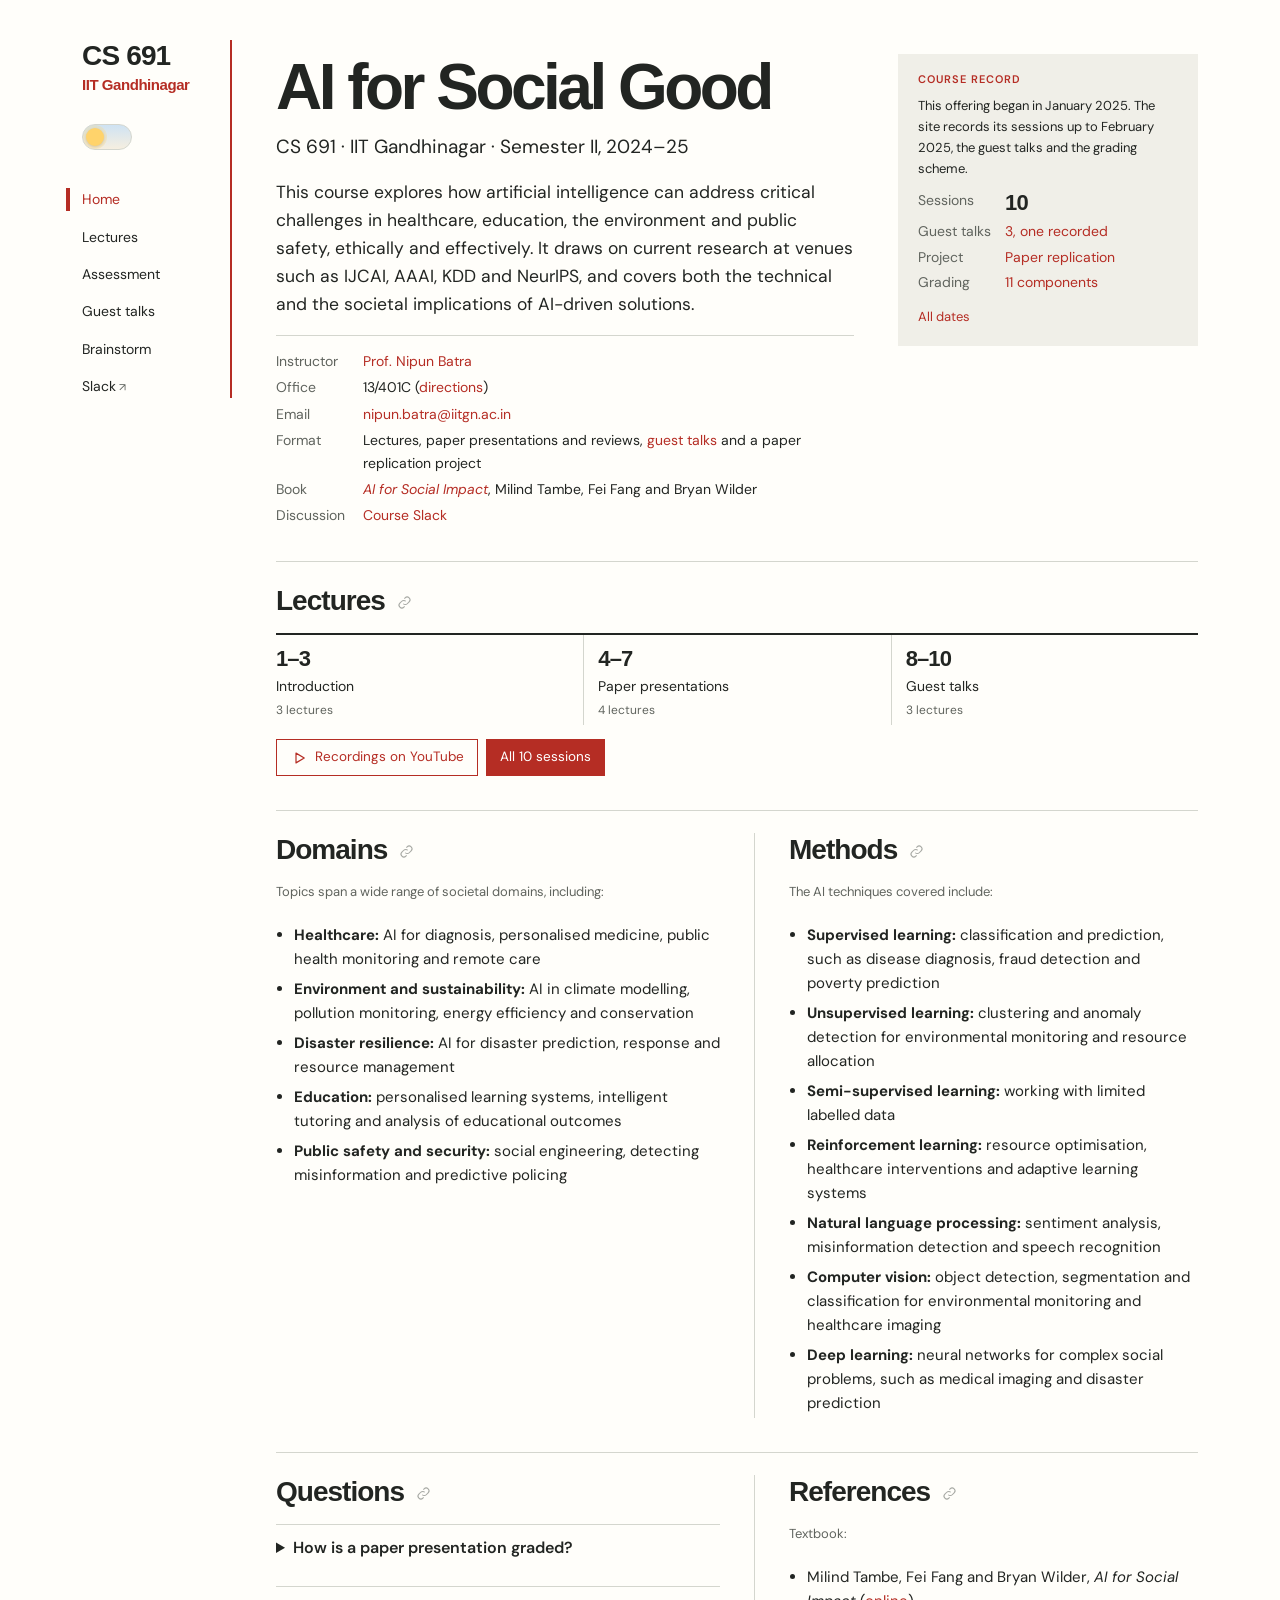
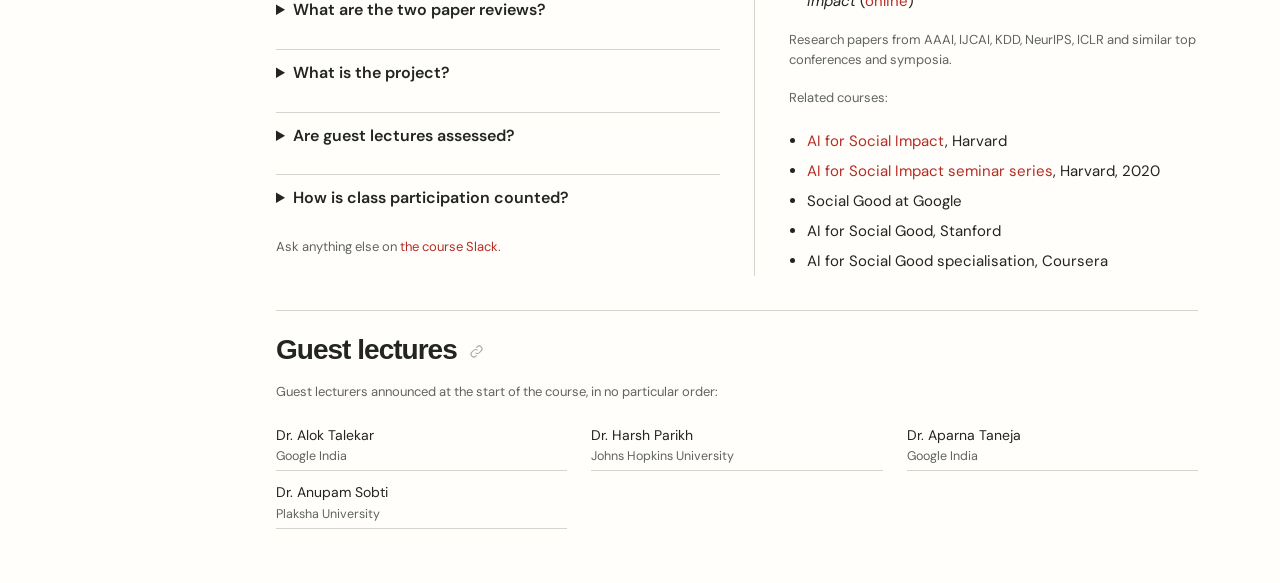
<file: exams/prereq.html>
<!DOCTYPE html>
<html xmlns="http://www.w3.org/1999/xhtml" lang="en" xml:lang="en"><head>

<meta charset="utf-8">
<meta name="generator" content="quarto-1.10.19">

<meta name="viewport" content="width=device-width, initial-scale=1.0, user-scalable=yes">


<title>Prerequisite test – CS 691 · AI for Social Good</title>
<style>
/* Default styles provided by pandoc.
** See https://pandoc.org/MANUAL.html#variables-for-html for config info.
*/
span.smallcaps{font-variant: small-caps;}
div.columns{display: flex; gap: 1.5em;}
div.column{flex: auto;}
@media screen {
div.columns{gap: min(4vw, 1.5em);}
div.column{overflow-x: auto;}
}
div.hanging-indent{margin-left: 1.5em; text-indent: -1.5em;}
ul.task-list{list-style: none;}
ul.task-list li input[type="checkbox"] {
  width: 0.8em;
  margin: 0 0.8em 0.2em -1em; /* quarto-specific, see https://github.com/quarto-dev/quarto-cli/issues/4556 */ 
  vertical-align: middle;
}
</style>


<script src="../site_libs/quarto-nav/quarto-nav.js"></script>
<link href="../favicon.svg" rel="icon" type="image/svg+xml">
<script src="../site_libs/clipboard/clipboard.min.js"></script>
<script src="../site_libs/quarto-html/quarto.js" type="module"></script>
<script src="../site_libs/quarto-html/tabsets/tabsets.js" type="module"></script>
<script src="../site_libs/quarto-html/popper.min.js"></script>
<script src="../site_libs/quarto-html/tippy.umd.min.js"></script>
<link href="../site_libs/quarto-html/tippy.css" rel="stylesheet">
<link href="../site_libs/quarto-html/quarto-syntax-highlighting-bf27225e3a48a9273f3daa8f8e829971.css" rel="stylesheet" id="quarto-text-highlighting-styles">
<script src="../site_libs/bootstrap/bootstrap.min.js"></script>
<link href="../site_libs/bootstrap/bootstrap-icons.css" rel="stylesheet">
<link href="../site_libs/bootstrap/bootstrap-7ec72f452c5d4fd3a48841bf9c27c350.min.css" rel="stylesheet" append-hash="true" id="quarto-bootstrap" data-mode="light">
<script id="quarto-search-options" type="application/json">{
  "language": {
    "search-no-results-text": "No results",
    "search-matching-documents-text": "matching documents",
    "search-copy-link-title": "Copy link to search",
    "search-hide-matches-text": "Hide additional matches",
    "search-more-match-text": "more match in this document",
    "search-more-matches-text": "more matches in this document",
    "search-clear-button-title": "Clear",
    "search-text-placeholder": "",
    "search-detached-cancel-button-title": "Cancel",
    "search-submit-button-title": "Submit",
    "search-label": "Search"
  }
}</script>
<link rel="preconnect" href="https://fonts.googleapis.com">
<link rel="preconnect" href="https://fonts.gstatic.com" crossorigin="">
<link href="https://fonts.googleapis.com/css2?family=DM+Sans:opsz,wght@9..40,400;9..40,500;9..40,600;9..40,700&amp;display=swap" rel="stylesheet">
<script>
// Light and dark: follow the system unless the switch has saved a choice. Runs before the page paints.
(() => {
  const root = document.documentElement, key = 'aisg25-theme';
  const mq = window.matchMedia ? matchMedia('(prefers-color-scheme: dark)') : { matches: false };
  const get = () => { try { return localStorage.getItem(key); } catch { return null; } };
  const set = v => { try { v ? localStorage.setItem(key, v) : localStorage.removeItem(key); } catch {} };
  function apply() {
    const t = get();
    if (t === 'light' || t === 'dark') root.setAttribute('data-theme', t); else root.removeAttribute('data-theme');
    const dark = t === 'light' || t === 'dark' ? t === 'dark' : mq.matches;
    root.setAttribute('data-bs-theme', dark ? 'dark' : 'light');
    document.querySelectorAll('.mode').forEach(b => {
      b.setAttribute('aria-checked', String(dark));
      b.setAttribute('aria-label', dark ? 'Switch to light mode' : 'Switch to dark mode');
      b.title = b.getAttribute('aria-label');
    });
    return dark;
  }
  apply();
  if (mq.addEventListener) mq.addEventListener('change', apply);
  window.addEventListener('storage', e => { if (e.key === key) apply(); });
  document.addEventListener('DOMContentLoaded', () => {
    apply();
    document.querySelectorAll('.mode').forEach(b => b.addEventListener('click', () => {
      const dark = b.getAttribute('aria-checked') !== 'true';
      // A choice that matches the system clears the override, so the site keeps following the system.
      set(dark === mq.matches ? null : (dark ? 'dark' : 'light'));
      apply();
    }));
  });
})();
</script>
<meta http-equiv="refresh" content="0; url=../index.html">
<link rel="canonical" href="https://nipunbatra.github.io/aisg25/index.html">
<meta name="robots" content="noindex">


</head>

<body class="dl fullcontent quarto-light">

<div id="quarto-search-results"></div>
<!-- content -->
<div id="quarto-content" class="quarto-container page-columns page-rows-contents page-layout-article">
<!-- sidebar -->
<!-- margin-sidebar -->
    
<!-- main -->
<main class="content page-columns page-full" id="quarto-document-content">
<aside class="rail">
  <a class="code" href="../index.html" data-page="index.html">CS 691</a>
  <span class="inst">IIT Gandhinagar</span>
  <div class="appearance"><button type="button" class="mode" role="switch" aria-checked="false" aria-label="Switch to dark mode"><span class="sky"></span><span class="stars"><b style="left:9px;top:6px"></b><b style="left:15px;top:15px"></b><b style="left:5px;top:17px"></b></span><span class="knob"></span></button></div>
  <nav aria-label="Course">
    <a href="../index.html" data-page="index.html">Home</a>
    <a href="../schedule.html" data-page="schedule.html">Lectures</a>
    <a href="../assessment.html" data-page="assessment.html">Assessment</a>
    <a href="../seminar.html" data-page="seminar.html">Guest talks</a>
    <a href="../brainstorm.html" data-page="brainstorm.html">Brainstorm</a>
    <a class="ext" href="https://join.slack.com/t/aisg25/shared_invite/zt-2x40x4807-FnV~CCni2CzyrV~eXloG_A" target="_blank" rel="noopener noreferrer">Slack</a>
  </nav>
</aside>
<script>document.body.prepend(document.currentScript.previousElementSibling);</script>

<header id="title-block-header" class="quarto-title-block default">
<div class="quarto-title">
<h1 class="title">Prerequisite test</h1>
</div>



<div class="quarto-title-meta">

    
  
    
  </div>
  


</header>


<p>This page has moved: <a href="../index.html">go to the course home page</a>.</p>



</main> <!-- /main -->
<footer class="foot">
  <span>Prof. Nipun Batra · IIT Gandhinagar · Semester II, 2024–25</span>
  <span><a href="https://nipunbatra.github.io/teaching.html">All courses</a> · <a href="https://nipunbatra.github.io">nipunbatra.github.io</a></span>
</footer>
<script>document.body.append(document.currentScript.previousElementSibling);</script>
<script>
(() => {
  // Mark the current page in the rail. Quarto writes the rail links relative to this page.
  const home = document.querySelector('.rail a.code');
  const root = home ? new URL(home.getAttribute('href'), location.href).pathname.replace(/[^/]*$/, '') : '/';
  let rel = location.pathname.startsWith(root) ? location.pathname.slice(root.length) : '';
  if (rel === '' || rel.endsWith('/')) rel += 'index.html';
  else if (!/\.[a-z]+$/i.test(rel)) rel += '.html';
  // A data-page ending in "/" marks a whole folder (for example Assignments/).
  document.querySelectorAll('.rail nav a[data-page]').forEach(a => {
    const p = a.dataset.page;
    if (p.endsWith('/') ? rel.startsWith(p) : rel === p) a.setAttribute('aria-current', 'page');
  });

  // Copy-link buttons on section headings, lectures and assignment questions.
  const LINK = '<svg viewBox="0 0 24 24" aria-hidden="true"><path d="M10 14a4.5 4.5 0 0 0 6.4 0l3-3a4.5 4.5 0 0 0-6.4-6.4l-1.2 1.2"/><path d="M14 10a4.5 4.5 0 0 0-6.4 0l-3 3a4.5 4.5 0 0 0 6.4 6.4l1.2-1.2"/></svg>';
  document.querySelectorAll('main.content :is(h2, h3, h4)').forEach(h => {
    if (h.closest('.next, .quarto-title-block, .callout, details') || h.querySelector('.anchor')) return;
    const row = h.closest('tr[id]');
    const sec = h.parentElement.tagName === 'SECTION' ? h.parentElement : h.closest('.mod');
    const target = row || (sec && sec.id ? sec : null) || (h.id ? h : null);
    if (!target) return;
    const id = target.id;
    const b = document.createElement('button');
    b.type = 'button';
    b.className = 'anchor';
    b.title = 'Copy link';
    b.setAttribute('aria-label', 'Copy link to ' + (row ? 'lecture ' + id.replace('lecture-', '') : h.textContent.trim()));
    b.innerHTML = LINK + '<span class="done">Copied</span>';
    b.addEventListener('click', () => {
      const url = location.origin + location.pathname + '#' + id;
      history.replaceState(null, '', '#' + id);
      const done = () => { b.classList.add('copied'); setTimeout(() => b.classList.remove('copied'), 1600); };
      if (navigator.clipboard) navigator.clipboard.writeText(url).then(done, () => {});
    });
    h.append(b);
  });

  // Contain wide tables in assignments and policies.
  document.querySelectorAll('main.content table:not(.lt):not(.t)').forEach(table => {
    if (table.parentElement.classList.contains('course-table-scroll')) return;
    const wrapper = document.createElement('div');
    wrapper.className = 'course-table-scroll';
    wrapper.setAttribute('role', 'region');
    wrapper.setAttribute('aria-label', 'Scrollable table');
    wrapper.tabIndex = 0;
    table.before(wrapper);
    wrapper.append(table);
    if (table.rows[0]?.cells.length <= 2) table.classList.add('course-table-compact');
  });

  // Dates: read the table in _dates.qmd ("08 Oct 26" or "08 Oct 26, 6:30 pm", IST), grey out the past,
  // draw a Today line on Assessment and list what is coming up on Home.
  const MONTHS = { Jan: 0, Feb: 1, Mar: 2, Apr: 3, May: 4, Jun: 5, Jul: 6, Aug: 7, Sep: 8, Oct: 9, Nov: 10, Dec: 11 };
  const IST = 330 * 60000, DAY = 864e5;
  const istDay = t => Math.floor((t + IST) / DAY);
  const now = Date.now(), today = istDay(now);
  const START = Date.UTC(2024, 11, 30) / DAY; // Monday of the first teaching week
  function parse(text) {
    const m = text.match(/(\d{1,2}) ([A-Z][a-z]{2}) (\d{2})(?:,\s*(\d{1,2}):(\d{2})\s*(am|pm))?/i);
    if (!m) return null;
    const [, d, mon, y, hh, mm, ap] = m;
    const day = Date.UTC(2000 + +y, MONTHS[mon], +d) / DAY;
    let end;
    if (hh) end = Date.UTC(2000 + +y, MONTHS[mon], +d, (+hh % 12) + (ap.toLowerCase() === 'pm' ? 12 : 0), +mm) - IST;
    else end = (day + 1) * DAY - IST - 1;
    return { day, end, time: hh ? `${hh}:${mm} ${ap}` : '' };
  }
  const fmt = (day, opts) => new Date(day * DAY).toLocaleDateString('en-GB', Object.assign({ timeZone: 'UTC' }, opts));
  document.querySelectorAll('.dates table').forEach(table => {
    table.classList.add('t');
    const rows = [...table.tBodies[0].rows].map(tr => ({ tr, when: parse(tr.cells[0].textContent) })).filter(r => r.when);
    const box = table.closest('.next');
    if (box) {
      // Home: the next four dates, grouped by day.
      const groups = [];
      rows.filter(r => r.when.end >= now).forEach(r => {
        const g = groups.find(x => x.day === r.when.day);
        if (g) g.rows.push(r); else groups.push({ day: r.when.day, time: r.when.time, rows: [r] });
      });
      const ol = document.createElement('ol');
      groups.slice(0, 4).forEach(g => {
        const left = g.day - today;
        const li = document.createElement('li');
        if (left <= 3) li.className = 'hot';
        const rel = left === 0 ? 'today' : left === 1 ? 'tomorrow' : `in ${left} days`;
        li.innerHTML = `<span class="d">${fmt(g.day, { day: '2-digit', month: 'short' })}<small>${fmt(g.day, { weekday: 'short' })}${g.time ? ' ' + g.time : ''}<br>${rel}</small></span><span></span>`;
        g.rows.forEach((r, i) => {
          if (i) li.lastChild.append(document.createElement('br'));
          const cell = r.tr.cells[1].cloneNode(true);
          li.lastChild.append(...cell.childNodes);
        });
        ol.append(li);
      });
      if (!groups.length) ol.innerHTML = '<li><span></span><span>No more dates this semester.</span></li>';
      table.closest('.dates').replaceWith(ol);
      return;
    }
    // Assessment: grey out the past, mark this week, and draw the Today line.
    let placed = false;
    rows.forEach(({ tr, when }) => {
      const past = when.end < now;
      tr.classList.toggle('past', past);
      const tag = document.createElement('td');
      tag.className = 'tag';
      if (!past && when.day - today <= 7) tag.innerHTML = '<span class="pill now">This week</span>';
      tr.append(tag);
      if (!past && !placed) {
        placed = true;
        const t = document.createElement('tr');
        t.className = 'today';
        const week = Math.floor((today - START) / 7) + 1;
        t.innerHTML = `<td>Today, ${fmt(today, { day: '2-digit', month: 'short' })}</td><td colspan="2">${week >= 1 && week <= 17 ? 'Week ' + week : ''}</td>`;
        tr.before(t);
      }
    });
    const head = table.tHead?.rows[0];
    if (head) head.append(document.createElement('th'));
  });
})();
</script>
<script id="quarto-html-after-body" type="application/javascript">
  window.document.addEventListener("DOMContentLoaded", function (event) {
    const isCodeAnnotation = (el) => {
      for (const clz of el.classList) {
        if (clz.startsWith('code-annotation-')) {                     
          return true;
        }
      }
      return false;
    }
    const onCopySuccess = function(e) {
      // button target
      const button = e.trigger;
      // don't keep focus
      button.blur();
      // flash "checked"
      button.classList.add('code-copy-button-checked');
      var currentTitle = button.getAttribute("title");
      button.setAttribute("title", "Copied!");
      let tooltip;
      if (window.bootstrap) {
        button.setAttribute("data-bs-toggle", "tooltip");
        button.setAttribute("data-bs-placement", "left");
        button.setAttribute("data-bs-title", "Copied!");
        tooltip = new bootstrap.Tooltip(button, 
          { trigger: "manual", 
            customClass: "code-copy-button-tooltip",
            offset: [0, -8]});
        tooltip.show();    
      }
      setTimeout(function() {
        if (tooltip) {
          tooltip.hide();
          button.removeAttribute("data-bs-title");
          button.removeAttribute("data-bs-toggle");
          button.removeAttribute("data-bs-placement");
        }
        button.setAttribute("title", currentTitle);
        button.classList.remove('code-copy-button-checked');
      }, 1000);
      // clear code selection
      e.clearSelection();
    }
    const getTextToCopy = function(trigger) {
      const outerScaffold = trigger.parentElement.cloneNode(true);
      const codeEl = outerScaffold.querySelector('code');
      for (const childEl of codeEl.children) {
        if (isCodeAnnotation(childEl)) {
          childEl.remove();
        }
      }
      return codeEl.innerText;
    }
    const clipboard = new window.ClipboardJS('.code-copy-button:not([data-in-quarto-modal])', {
      text: getTextToCopy
    });
    clipboard.on('success', onCopySuccess);
    if (window.document.getElementById('quarto-embedded-source-code-modal')) {
      const clipboardModal = new window.ClipboardJS('.code-copy-button[data-in-quarto-modal]', {
        text: getTextToCopy,
        container: window.document.getElementById('quarto-embedded-source-code-modal')
      });
      clipboardModal.on('success', onCopySuccess);
    }
      var localhostRegex = new RegExp(/^(?:http|https):\/\/localhost\:?[0-9]*\//);
      var mailtoRegex = new RegExp(/^mailto:/);
        var filterRegex = new RegExp("https:\/\/nipunbatra\.github\.io\/aisg25\/");
      var isInternal = (href) => {
          return filterRegex.test(href) || localhostRegex.test(href) || mailtoRegex.test(href);
      }
      // Inspect non-navigation links and adorn them if external
     var links = window.document.querySelectorAll('a[href]:not(.nav-link):not(.navbar-brand):not(.toc-action):not(.sidebar-link):not(.sidebar-item-toggle):not(.pagination-link):not(.no-external):not([aria-hidden]):not(.dropdown-item):not(.quarto-navigation-tool):not(.about-link)');
      for (var i=0; i<links.length; i++) {
        const link = links[i];
        if (!isInternal(link.href)) {
          // undo the damage that might have been done by quarto-nav.js in the case of
          // links that we want to consider external
          if (link.dataset.originalHref !== undefined) {
            link.href = link.dataset.originalHref;
          }
            // target, if specified
            link.setAttribute("target", "_blank");
            if (link.getAttribute("rel") === null) {
              link.setAttribute("rel", "noopener");
            }
        }
      }
    function tippyHover(el, contentFn, onTriggerFn, onUntriggerFn) {
      const config = {
        allowHTML: true,
        maxWidth: 500,
        delay: 100,
        arrow: false,
        appendTo: function(el) {
            return el.parentElement;
        },
        interactive: true,
        interactiveBorder: 10,
        theme: 'quarto',
        placement: 'bottom-start',
      };
      if (contentFn) {
        config.content = contentFn;
      }
      if (onTriggerFn) {
        config.onTrigger = onTriggerFn;
      }
      if (onUntriggerFn) {
        config.onUntrigger = onUntriggerFn;
      }
      window.tippy(el, config); 
    }
    const noterefs = window.document.querySelectorAll('a[role="doc-noteref"]');
    for (var i=0; i<noterefs.length; i++) {
      const ref = noterefs[i];
      tippyHover(ref, function() {
        // use id or data attribute instead here
        let href = ref.getAttribute('data-footnote-href') || ref.getAttribute('href');
        try { href = new URL(href).hash; } catch {}
        const id = href.replace(/^#\/?/, "");
        const note = window.document.getElementById(id);
        if (note) {
          return note.innerHTML;
        } else {
          return "";
        }
      });
    }
    const xrefs = window.document.querySelectorAll('a.quarto-xref');
    const processXRef = (id, note) => {
      // Strip column container classes
      const stripColumnClz = (el) => {
        el.classList.remove("page-full", "page-columns");
        if (el.children) {
          for (const child of el.children) {
            stripColumnClz(child);
          }
        }
      }
      stripColumnClz(note)
      if (id === null || id.startsWith('sec-')) {
        // Special case sections, only their first couple elements
        const container = document.createElement("div");
        if (note.children && note.children.length > 2) {
          container.appendChild(note.children[0].cloneNode(true));
          for (let i = 1; i < note.children.length; i++) {
            const child = note.children[i];
            if (child.tagName === "P" && child.innerText === "") {
              continue;
            } else {
              container.appendChild(child.cloneNode(true));
              break;
            }
          }
          if (window.Quarto?.typesetMath) {
            window.Quarto.typesetMath(container);
          }
          return container.innerHTML
        } else {
          if (window.Quarto?.typesetMath) {
            window.Quarto.typesetMath(note);
          }
          return note.innerHTML;
        }
      } else {
        // Remove any anchor links if they are present
        const anchorLink = note.querySelector('a.anchorjs-link');
        if (anchorLink) {
          anchorLink.remove();
        }
        if (window.Quarto?.typesetMath) {
          window.Quarto.typesetMath(note);
        }
        if (note.classList.contains("callout")) {
          return note.outerHTML;
        } else {
          return note.innerHTML;
        }
      }
    }
    for (var i=0; i<xrefs.length; i++) {
      const xref = xrefs[i];
      tippyHover(xref, undefined, function(instance) {
        instance.disable();
        let url = xref.getAttribute('href');
        let hash = undefined; 
        if (url.startsWith('#')) {
          hash = url;
        } else {
          try { hash = new URL(url).hash; } catch {}
        }
        if (hash) {
          const id = hash.replace(/^#\/?/, "");
          const note = window.document.getElementById(id);
          if (note !== null) {
            try {
              const html = processXRef(id, note.cloneNode(true));
              instance.setContent(html);
            } finally {
              instance.enable();
              instance.show();
            }
          } else {
            // See if we can fetch this
            fetch(url.split('#')[0])
            .then(res => res.text())
            .then(html => {
              const parser = new DOMParser();
              const htmlDoc = parser.parseFromString(html, "text/html");
              const note = htmlDoc.getElementById(id);
              if (note !== null) {
                const html = processXRef(id, note);
                instance.setContent(html);
              } 
            }).finally(() => {
              instance.enable();
              instance.show();
            });
          }
        } else {
          // See if we can fetch a full url (with no hash to target)
          // This is a special case and we should probably do some content thinning / targeting
          fetch(url)
          .then(res => res.text())
          .then(html => {
            const parser = new DOMParser();
            const htmlDoc = parser.parseFromString(html, "text/html");
            const note = htmlDoc.querySelector('main.content');
            if (note !== null) {
              // This should only happen for chapter cross references
              // (since there is no id in the URL)
              // remove the first header
              if (note.children.length > 0 && note.children[0].tagName === "HEADER") {
                note.children[0].remove();
              }
              const html = processXRef(null, note);
              instance.setContent(html);
            } 
          }).finally(() => {
            instance.enable();
            instance.show();
          });
        }
      }, function(instance) {
      });
    }
        let selectedAnnoteEl;
        const selectorForAnnotation = ( cell, annotation) => {
          let cellAttr = 'data-code-cell="' + cell + '"';
          let lineAttr = 'data-code-annotation="' +  annotation + '"';
          const selector = 'span[' + cellAttr + '][' + lineAttr + ']';
          return selector;
        }
        const selectCodeLines = (annoteEl) => {
          const doc = window.document;
          const targetCell = annoteEl.getAttribute("data-target-cell");
          const targetAnnotation = annoteEl.getAttribute("data-target-annotation");
          const annoteSpan = window.document.querySelector(selectorForAnnotation(targetCell, targetAnnotation));
          const lines = annoteSpan.getAttribute("data-code-lines").split(",");
          const lineIds = lines.map((line) => {
            return targetCell + "-" + line;
          })
          let top = null;
          let height = null;
          let parent = null;
          if (lineIds.length > 0) {
              //compute the position of the single el (top and bottom and make a div)
              const el = window.document.getElementById(lineIds[0]);
              top = el.offsetTop;
              height = el.offsetHeight;
              parent = el.parentElement.parentElement;
            if (lineIds.length > 1) {
              const lastEl = window.document.getElementById(lineIds[lineIds.length - 1]);
              const bottom = lastEl.offsetTop + lastEl.offsetHeight;
              height = bottom - top;
            }
            if (top !== null && height !== null && parent !== null) {
              // cook up a div (if necessary) and position it 
              let div = window.document.getElementById("code-annotation-line-highlight");
              if (div === null) {
                div = window.document.createElement("div");
                div.setAttribute("id", "code-annotation-line-highlight");
                div.style.position = 'absolute';
                parent.appendChild(div);
              }
              div.style.top = top - 2 + "px";
              div.style.height = height + 4 + "px";
              div.style.left = 0;
              let gutterDiv = window.document.getElementById("code-annotation-line-highlight-gutter");
              if (gutterDiv === null) {
                gutterDiv = window.document.createElement("div");
                gutterDiv.setAttribute("id", "code-annotation-line-highlight-gutter");
                gutterDiv.style.position = 'absolute';
                const codeCell = window.document.getElementById(targetCell);
                const gutter = codeCell.querySelector('.code-annotation-gutter');
                gutter.appendChild(gutterDiv);
              }
              gutterDiv.style.top = top - 2 + "px";
              gutterDiv.style.height = height + 4 + "px";
            }
            selectedAnnoteEl = annoteEl;
          }
        };
        const unselectCodeLines = () => {
          const elementsIds = ["code-annotation-line-highlight", "code-annotation-line-highlight-gutter"];
          elementsIds.forEach((elId) => {
            const div = window.document.getElementById(elId);
            if (div) {
              div.remove();
            }
          });
          selectedAnnoteEl = undefined;
        };
          // Handle positioning of the toggle
      window.addEventListener(
        "resize",
        throttle(() => {
          elRect = undefined;
          if (selectedAnnoteEl) {
            selectCodeLines(selectedAnnoteEl);
          }
        }, 10)
      );
      function throttle(fn, ms) {
      let throttle = false;
      let timer;
        return (...args) => {
          if(!throttle) { // first call gets through
              fn.apply(this, args);
              throttle = true;
          } else { // all the others get throttled
              if(timer) clearTimeout(timer); // cancel #2
              timer = setTimeout(() => {
                fn.apply(this, args);
                timer = throttle = false;
              }, ms);
          }
        };
      }
        // Attach click handler to the DT
        const annoteDls = window.document.querySelectorAll('dt[data-target-cell]');
        for (const annoteDlNode of annoteDls) {
          annoteDlNode.addEventListener('click', (event) => {
            const clickedEl = event.target;
            if (clickedEl !== selectedAnnoteEl) {
              unselectCodeLines();
              const activeEl = window.document.querySelector('dt[data-target-cell].code-annotation-active');
              if (activeEl) {
                activeEl.classList.remove('code-annotation-active');
              }
              selectCodeLines(clickedEl);
              clickedEl.classList.add('code-annotation-active');
            } else {
              // Unselect the line
              unselectCodeLines();
              clickedEl.classList.remove('code-annotation-active');
            }
          });
        }
    const findCites = (el) => {
      const parentEl = el.parentElement;
      if (parentEl) {
        const cites = parentEl.dataset.cites;
        if (cites) {
          return {
            el,
            cites: cites.split(' ')
          };
        } else {
          return findCites(el.parentElement)
        }
      } else {
        return undefined;
      }
    };
    var bibliorefs = window.document.querySelectorAll('a[role="doc-biblioref"]');
    for (var i=0; i<bibliorefs.length; i++) {
      const ref = bibliorefs[i];
      const citeInfo = findCites(ref);
      if (citeInfo) {
        tippyHover(citeInfo.el, function() {
          var popup = window.document.createElement('div');
          citeInfo.cites.forEach(function(cite) {
            var citeDiv = window.document.createElement('div');
            citeDiv.classList.add('hanging-indent');
            citeDiv.classList.add('csl-entry');
            var biblioDiv = window.document.getElementById('ref-' + cite);
            if (biblioDiv) {
              citeDiv.innerHTML = biblioDiv.innerHTML;
            }
            popup.appendChild(citeDiv);
          });
          return popup.innerHTML;
        });
      }
    }
  });
  </script>
</div> <!-- /content -->




</body></html>
</file>
<file: site_libs/quarto-html/tippy.css>
.tippy-box[data-animation=fade][data-state=hidden]{opacity:0}[data-tippy-root]{max-width:calc(100vw - 10px)}.tippy-box{position:relative;background-color:#333;color:#fff;border-radius:4px;font-size:14px;line-height:1.4;white-space:normal;outline:0;transition-property:transform,visibility,opacity}.tippy-box[data-placement^=top]>.tippy-arrow{bottom:0}.tippy-box[data-placement^=top]>.tippy-arrow:before{bottom:-7px;left:0;border-width:8px 8px 0;border-top-color:initial;transform-origin:center top}.tippy-box[data-placement^=bottom]>.tippy-arrow{top:0}.tippy-box[data-placement^=bottom]>.tippy-arrow:before{top:-7px;left:0;border-width:0 8px 8px;border-bottom-color:initial;transform-origin:center bottom}.tippy-box[data-placement^=left]>.tippy-arrow{right:0}.tippy-box[data-placement^=left]>.tippy-arrow:before{border-width:8px 0 8px 8px;border-left-color:initial;right:-7px;transform-origin:center left}.tippy-box[data-placement^=right]>.tippy-arrow{left:0}.tippy-box[data-placement^=right]>.tippy-arrow:before{left:-7px;border-width:8px 8px 8px 0;border-right-color:initial;transform-origin:center right}.tippy-box[data-inertia][data-state=visible]{transition-timing-function:cubic-bezier(.54,1.5,.38,1.11)}.tippy-arrow{width:16px;height:16px;color:#333}.tippy-arrow:before{content:"";position:absolute;border-color:transparent;border-style:solid}.tippy-content{position:relative;padding:5px 9px;z-index:1}
</file>
<file: site_libs/quarto-html/quarto-syntax-highlighting-bf27225e3a48a9273f3daa8f8e829971.css>
/* quarto syntax highlight colors */
:root {
  --quarto-hl-ot-color: #003B4F;
  --quarto-hl-at-color: #657422;
  --quarto-hl-ss-color: #20794D;
  --quarto-hl-an-color: #5E5E5E;
  --quarto-hl-fu-color: #4758AB;
  --quarto-hl-st-color: #20794D;
  --quarto-hl-cf-color: #003B4F;
  --quarto-hl-op-color: #5E5E5E;
  --quarto-hl-er-color: #AD0000;
  --quarto-hl-bn-color: #AD0000;
  --quarto-hl-al-color: #AD0000;
  --quarto-hl-va-color: #111111;
  --quarto-hl-bu-color: inherit;
  --quarto-hl-ex-color: inherit;
  --quarto-hl-pp-color: #AD0000;
  --quarto-hl-in-color: #5E5E5E;
  --quarto-hl-vs-color: #20794D;
  --quarto-hl-wa-color: #5E5E5E;
  --quarto-hl-do-color: #5E5E5E;
  --quarto-hl-im-color: #00769E;
  --quarto-hl-ch-color: #20794D;
  --quarto-hl-dt-color: #AD0000;
  --quarto-hl-fl-color: #AD0000;
  --quarto-hl-co-color: #5E5E5E;
  --quarto-hl-cv-color: #5E5E5E;
  --quarto-hl-cn-color: #8f5902;
  --quarto-hl-sc-color: #5E5E5E;
  --quarto-hl-dv-color: #AD0000;
  --quarto-hl-kw-color: #003B4F;
}

/* other quarto variables */
:root {
  --quarto-font-monospace: SFMono-Regular, Menlo, Monaco, Consolas, "Liberation Mono", "Courier New", monospace;
}

/* syntax highlight based on Pandoc's rules */
pre > code.sourceCode > span {
  color: #003B4F;
}

code.sourceCode > span {
  color: #003B4F;
}

div.sourceCode,
div.sourceCode pre.sourceCode {
  color: #003B4F;
}

/* Normal */
code span {
  color: #003B4F;
}

/* Alert */
code span.al {
  color: #AD0000;
  font-style: inherit;
}

/* Annotation */
code span.an {
  color: #5E5E5E;
  font-style: inherit;
}

/* Attribute */
code span.at {
  color: #657422;
  font-style: inherit;
}

/* BaseN */
code span.bn {
  color: #AD0000;
  font-style: inherit;
}

/* BuiltIn */
code span.bu {
  font-style: inherit;
}

/* ControlFlow */
code span.cf {
  color: #003B4F;
  font-weight: bold;
  font-style: inherit;
}

/* Char */
code span.ch {
  color: #20794D;
  font-style: inherit;
}

/* Constant */
code span.cn {
  color: #8f5902;
  font-style: inherit;
}

/* Comment */
code span.co {
  color: #5E5E5E;
  font-style: inherit;
}

/* CommentVar */
code span.cv {
  color: #5E5E5E;
  font-style: italic;
}

/* Documentation */
code span.do {
  color: #5E5E5E;
  font-style: italic;
}

/* DataType */
code span.dt {
  color: #AD0000;
  font-style: inherit;
}

/* DecVal */
code span.dv {
  color: #AD0000;
  font-style: inherit;
}

/* Error */
code span.er {
  color: #AD0000;
  font-style: inherit;
}

/* Extension */
code span.ex {
  font-style: inherit;
}

/* Float */
code span.fl {
  color: #AD0000;
  font-style: inherit;
}

/* Function */
code span.fu {
  color: #4758AB;
  font-style: inherit;
}

/* Import */
code span.im {
  color: #00769E;
  font-style: inherit;
}

/* Information */
code span.in {
  color: #5E5E5E;
  font-style: inherit;
}

/* Keyword */
code span.kw {
  color: #003B4F;
  font-weight: bold;
  font-style: inherit;
}

/* Operator */
code span.op {
  color: #5E5E5E;
  font-style: inherit;
}

/* Other */
code span.ot {
  color: #003B4F;
  font-style: inherit;
}

/* Preprocessor */
code span.pp {
  color: #AD0000;
  font-style: inherit;
}

/* SpecialChar */
code span.sc {
  color: #5E5E5E;
  font-style: inherit;
}

/* SpecialString */
code span.ss {
  color: #20794D;
  font-style: inherit;
}

/* String */
code span.st {
  color: #20794D;
  font-style: inherit;
}

/* Variable */
code span.va {
  color: #111111;
  font-style: inherit;
}

/* VerbatimString */
code span.vs {
  color: #20794D;
  font-style: inherit;
}

/* Warning */
code span.wa {
  color: #5E5E5E;
  font-style: italic;
}

.prevent-inlining {
  content: "</";
}

/*# sourceMappingURL=8be38f48d34c45af72792cbd699585e7.css.map */
</file>
